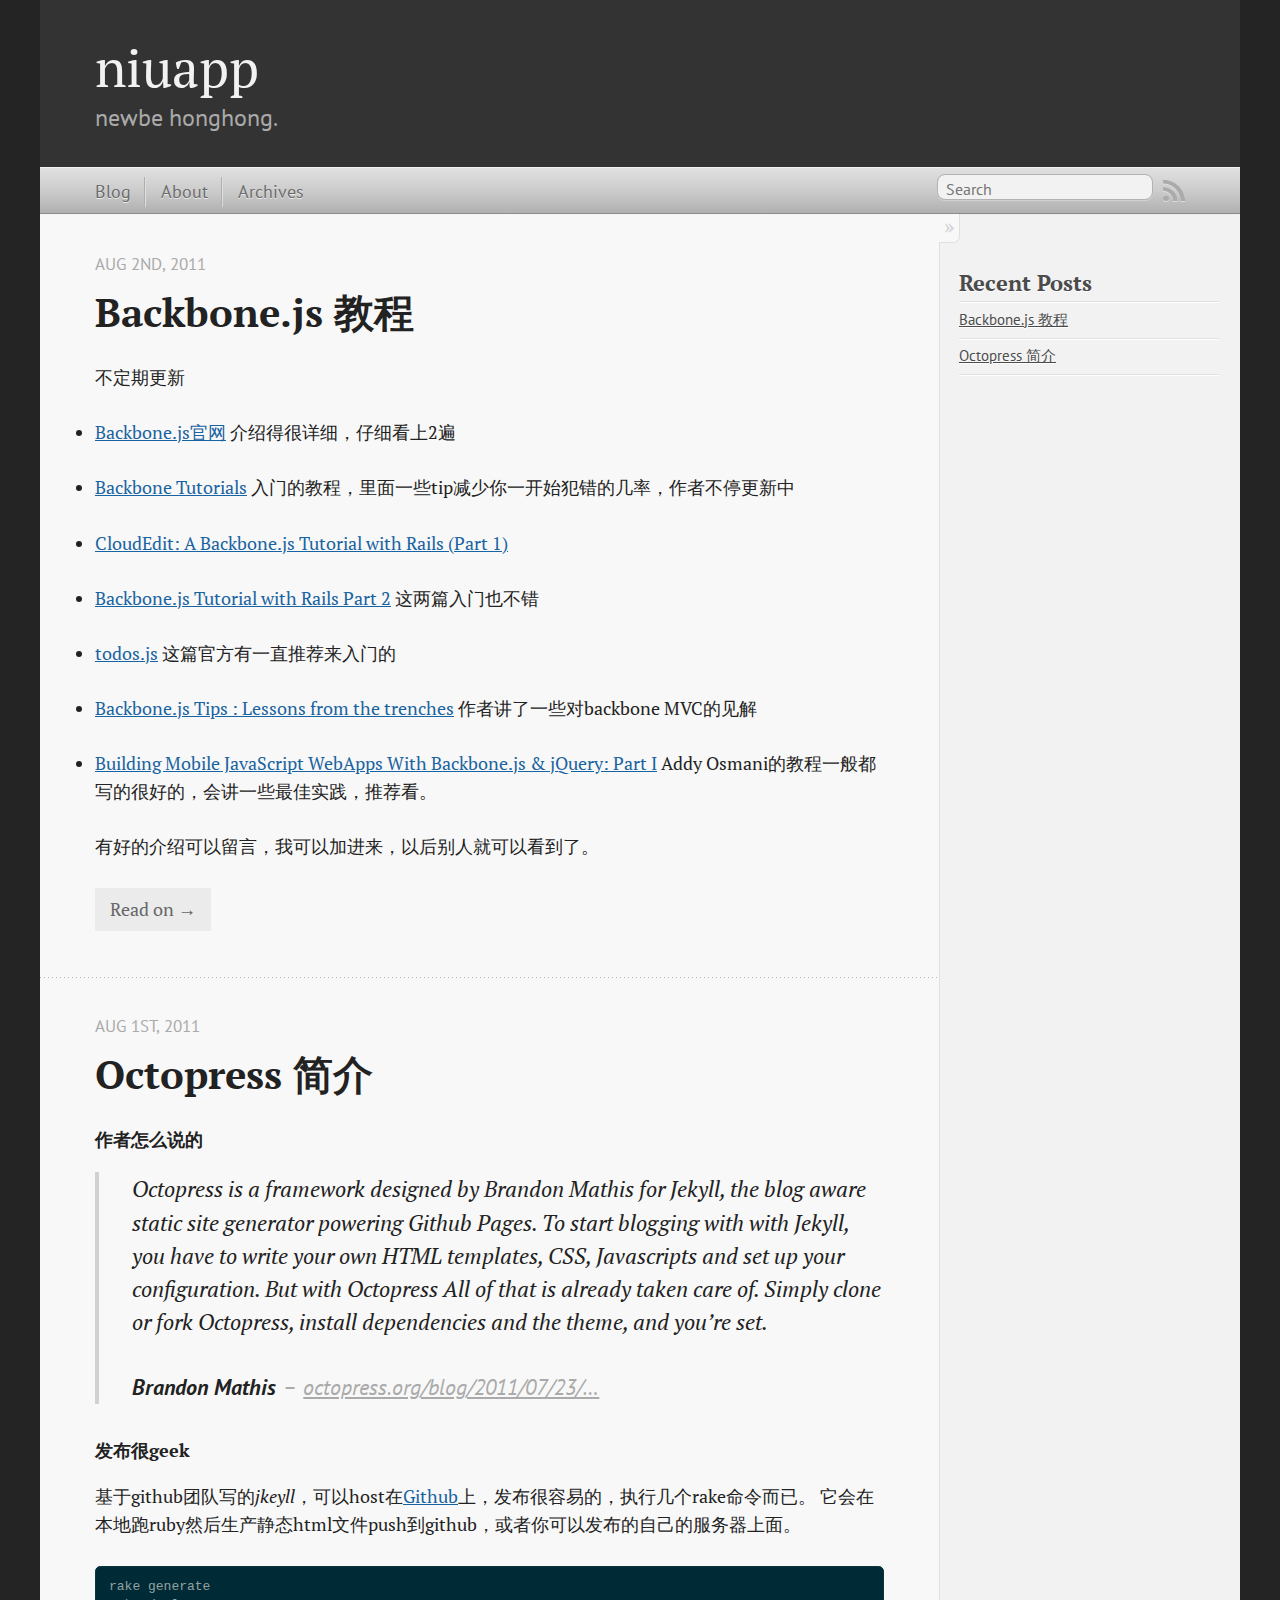
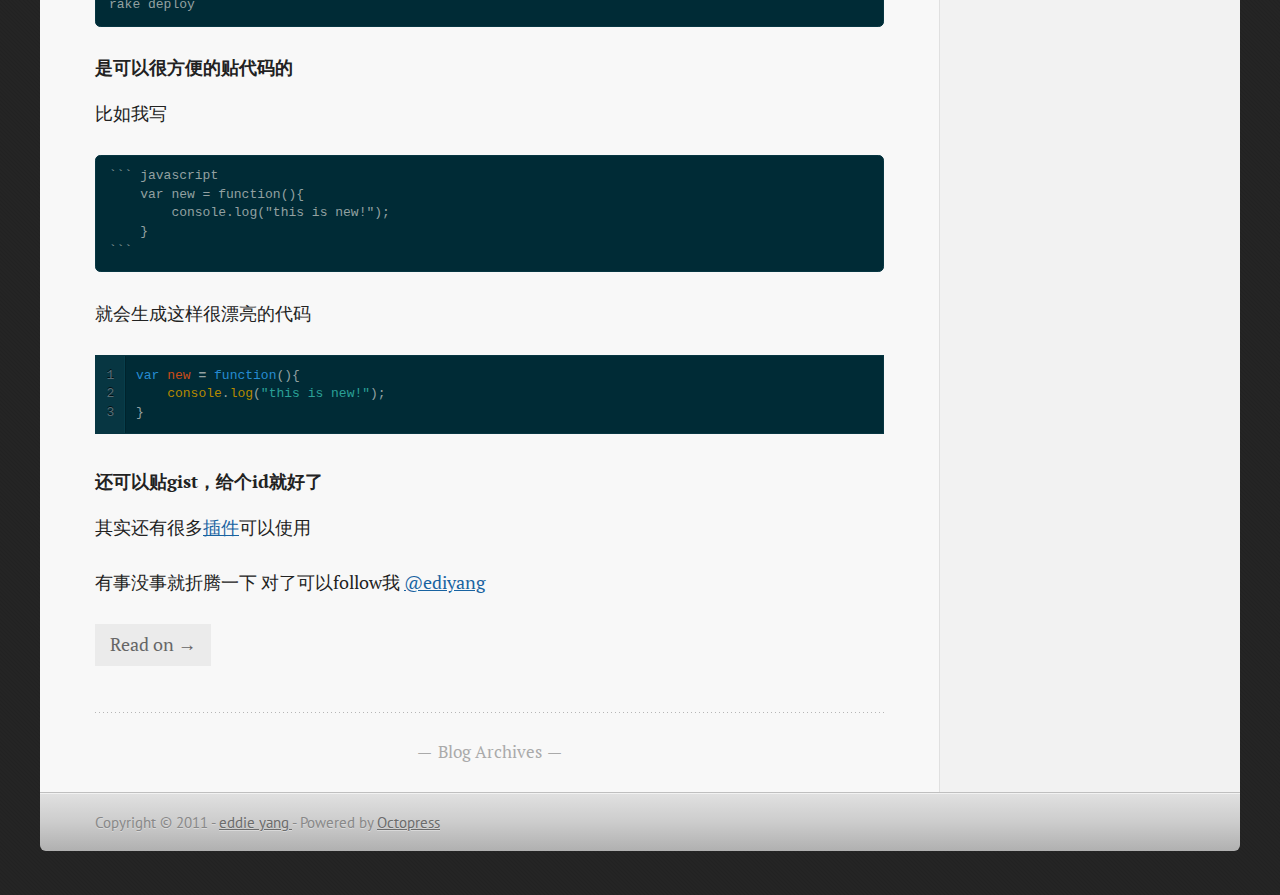
<file: index.html>
<!DOCTYPE html>
<!--[if IEMobile 7 ]><html class="no-js iem7"><![endif]-->
<!--[if lt IE 9]><html class="no-js lte-ie8"><![endif]-->
<!--[if (gt IE 8)|(gt IEMobile 7)|!(IEMobile)|!(IE)]><!--><html class="no-js" lang="en"><!--<![endif]-->
<head>
  <meta charset="utf-8">
  <title>niuapp</title>
  <meta name="author" content="eddie yang">
  

  <!-- http://t.co/dKP3o1e -->
  <meta name="HandheldFriendly" content="True">
  <meta name="MobileOptimized" content="320">
  <meta name="viewport" content="width=device-width, initial-scale=1">

  

  <link rel="prerender" href="http://niuapp.com/about/">

  <link rel="canonical" href="http://niuapp.com/index.html"/>
  <link href="/favicon.png" rel="shortcut icon" />
  <link href="/stylesheets/screen.css" media="screen, projection" rel="stylesheet" type="text/css">
  <script src="/javascripts/LAB.min.js"></script>
  <script>
   $LAB
   .script("/javascripts/modernizr-2.0.js")
   .script("/javascripts/jeesh.min.js")
   .script("/javascripts/octopress.js");
    </script>
  
  <link href="/atom.xml" rel="alternate" title="niuapp" type="application/atom+xml"/>
  <!--Fonts from Google's Web font directory at http://google.com/webfonts -->
<link href='http://fonts.googleapis.com/css?family=PT+Serif:regular,italic,bold,bolditalic' rel='stylesheet' type='text/css'>
<link href='http://fonts.googleapis.com/css?family=PT+Sans:regular,italic,bold,bolditalic' rel='stylesheet' type='text/css'>

</head>

<body  >
  <header><hgroup>
  <h1><a href="/">niuapp</a></h1>
  
    <h2>newbe honghong.</h2>
  
</hgroup>
</header>
  <nav role=navigation><ul role=subscription data-subscription="rss">
  <li><a href="/atom.xml" rel="subscribe-rss" title="subscribe via RSS">RSS</a></li>
  
</ul>
<form action="http://google.com/search" method="get">
  <fieldset role="site-search">
    <input type="hidden" name="q" value="site:niuapp.com" />
    <input class="search" type="text" name="q" results="0" placeholder="Search"/>
  </fieldset>
</form>
<ul role=main-navigation>
  <li><a href="/">Blog</a></li>
  <li><a href="/about/">About</a></li>
  <li><a href="/blog/archives">Archives</a></li>
</ul>

</nav>
  <div id="main">
    <div id="content">
      <div class="blog-index">



  <article>
    
  <header>
    
      <h1 class="entry-title"><a href="/blog/2011/08/02/backbone-tuts/">Backbone.js 教程</a></h1>
    
    
      <p class="meta">




<time datetime="Tue Aug 02 21:28:00 +0800 2011" pubdate  updated >Aug 2<span>nd</span>, 2011</time>


</p>
    
  </header>


  <div class="entry-content"><p>不定期更新</p>

<ul>
<li><p><a href="http://documentcloud.github.com/backbone/">Backbone.js官网</a>
介绍得很详细，仔细看上2遍</p></li>
<li><p><a href="http://backbonetutorials.com/">Backbone Tutorials</a>
入门的教程，里面一些tip减少你一开始犯错的几率，作者不停更新中</p></li>
<li><p><a href="http://www.jamesyu.org/2011/01/27/cloudedit-a-backbone-js-tutorial-by-example/">CloudEdit: A Backbone.js Tutorial with Rails (Part 1)</a></p></li>
<li><p><a href="http://www.jamesyu.org/2011/02/09/backbone.js-tutorial-with-rails-part-2/">Backbone.js Tutorial with Rails Part 2</a>
这两篇入门也不错</p></li>
<li><p><a href="http://documentcloud.github.com/backbone/docs/todos.html">todos.js</a>
这篇官方有一直推荐来入门的</p></li>
<li><p><a href="http://scraps.hecticjeff.net/backbonejs-tips-lessons-from-the-trenches">Backbone.js Tips : Lessons from the trenches</a>
作者讲了一些对backbone MVC的见解</p></li>
<li><p><a href="http://msdn.microsoft.com/zh-cn/scriptjunkie/hh377172.aspx">Building Mobile JavaScript WebApps With Backbone.js &amp; jQuery: Part I</a>
Addy Osmani的教程一般都写的很好的，会讲一些最佳实践，推荐看。</p></li>
</ul>


<p>有好的介绍可以留言，我可以加进来，以后别人就可以看到了。</p>
</div>
  <footer>
    <a rel="full-article" href="/blog/2011/08/02/backbone-tuts/">Read on &rarr;</a>
  </footer>


  </article>


  <article>
    
  <header>
    
      <h1 class="entry-title"><a href="/blog/2011/08/01/octopress-intro/">Octopress 简介</a></h1>
    
    
      <p class="meta">




<time datetime="Mon Aug 01 12:35:00 +0800 2011" pubdate  updated >Aug 1<span>st</span>, 2011</time>


</p>
    
  </header>


  <div class="entry-content"><h4>作者怎么说的</h4>

<blockquote><p>Octopress is a framework designed by Brandon Mathis for Jekyll, the blog aware static site generator powering Github Pages. To start blogging with with Jekyll, you have to write your own HTML templates, CSS, Javascripts and set up your configuration. But with Octopress All of that is already taken care of. Simply clone or fork Octopress, install dependencies and the theme, and you’re set.</p><footer><strong>Brandon Mathis</strong><cite><a href='http://octopress.org/blog/2011/07/23/octopress-20-surfaces/'>octopress.org/blog/2011/07/23/&hellip;</a></cite></footer></blockquote>


<h4>发布很geek</h4>

<p>基于github团队写的<em>jkeyll</em>，可以host在<a href="https://github.com/">Github</a>上，发布很容易的，执行几个rake命令而已。
它会在本地跑ruby然后生产静态html文件push到github，或者你可以发布的自己的服务器上面。</p>

<div><figure role=code><pre><code>rake generate 
rake deploy</code></pre></figure></div>


<h4>是可以很方便的贴代码的</h4>

<p>比如我写</p>

<div><figure role=code><pre><code>``` javascript
    var new = function(){
        console.log("this is new!");
    }
```</code></pre></figure></div>


<p>就会生成这样很漂亮的代码</p>

<div class="highlight"><table cellpadding="0" cellspacing="0"><tr><td class="gutter"><pre class="line-numbers"><span class='line'>1</span>
<span class='line'>2</span>
<span class='line'>3</span>
</pre></td><td class='code' width='100%'><pre><code class='javascript'><div class='line'><span class="kd">var</span> <span class="k">new</span> <span class="o">=</span> <span class="kd">function</span><span class="p">(){</span>
</div><div class='line'>    <span class="nx">console</span><span class="p">.</span><span class="nx">log</span><span class="p">(</span><span class="s2">&quot;this is new!&quot;</span><span class="p">);</span>
</div><div class='line'><span class="p">}</span>
</div></code></pre></td></tr></table></div>

<h4>还可以贴gist，给个id就好了</h4>

<div><script src='https://gist.github.com/798569.js?file='></script>
<noscript><pre><code>/*
 * Author: http://stuffandnonsense.co.uk/blog/about/hardboiled_css3_media_queries/
 */

/* Smartphones (portrait and landscape) ----------- */
@media only screen 
and (min-device-width : 320px) 
and (max-device-width : 480px) {
/* Styles */
}

/* Smartphones (landscape) ----------- */
@media only screen 
and (min-width : 321px) {
/* Styles */
}

/* Smartphones (portrait) ----------- */
@media only screen 
and (max-width : 320px) {
/* Styles */
}

/* iPads (portrait and landscape) ----------- */
@media only screen 
and (min-device-width : 768px) 
and (max-device-width : 1024px) {
/* Styles */
}

/* iPads (landscape) ----------- */
@media only screen 
and (min-device-width : 768px) 
and (max-device-width : 1024px) 
and (orientation : landscape) {
/* Styles */
}

/* iPads (portrait) ----------- */
@media only screen 
and (min-device-width : 768px) 
and (max-device-width : 1024px) 
and (orientation : portrait) {
/* Styles */
}

/* Desktops and laptops ----------- */
@media only screen 
and (min-width : 1224px) {
/* Styles */
}

/* Large screens ----------- */
@media only screen 
and (min-width : 1824px) {
/* Styles */
}

/* iPhone 4 ----------- */
@media
only screen and (-webkit-min-device-pixel-ratio : 1.5),
only screen and (min-device-pixel-ratio : 1.5) {
/* Styles */
}</code></pre></noscript></div>


<p>其实还有很多<a href="http://octopress.org/docs/blogging/plugins/">插件</a>可以使用</p>

<p>有事没事就折腾一下 对了可以follow我 <a href="https://twitter.com/#!/ediyang">@ediyang</a></p>
</div>
  <footer>
    <a rel="full-article" href="/blog/2011/08/01/octopress-intro/">Read on &rarr;</a>
  </footer>


  </article>

<nav role="pagination">
  <div>
    
    <a href="/blog/archives">Blog Archives</a>
    
  </div>
</nav>

<script type="text/javascript">
    var disqus_shortname = 'ediyanglog';
    (function () {
      var s = document.createElement('script'); s.async = true;
      s.type = 'text/javascript';
      s.src = 'http://' + disqus_shortname + '.disqus.com/count.js';
      (document.getElementsByTagName('HEAD')[0] || document.getElementsByTagName('BODY')[0]).appendChild(s);
    }());
</script>

</div>
<aside role=sidebar>
  
    <section>
  <h1>Recent Posts</h1>
  <ul id="recent_posts">
    
      <li class="post">
        <a href="/blog/2011/08/02/backbone-tuts/">Backbone.js 教程</a>
      </li>
    
      <li class="post">
        <a href="/blog/2011/08/01/octopress-intro/">Octopress 简介</a>
      </li>
    
  </ul>
</section>




  
</aside>

    </div>
  </div>
  <footer><p>
Copyright &copy; 2011 - <a href="https://twitter.com/ediyang"> eddie yang </a> -
  <span class="credit">Powered by <a href="http://octopress.org">Octopress</a></span>
</p>

</footer>
  
  <script type="text/javascript">
    (function() {
      var script = document.createElement('script'); script.type = 'text/javascript'; script.async = true;
      script.src = 'https://apis.google.com/js/plusone.js';
      var s = document.getElementsByTagName('script')[0]; s.parentNode.insertBefore(script, s);
    })();
  </script>


  
  <script type="text/javascript">
    var _gaq = _gaq || [];
    _gaq.push(['_setAccount', 'UA-24846396-1']);
    _gaq.push(['_trackPageview']);

    (function() {
      var ga = document.createElement('script'); ga.type = 'text/javascript'; ga.async = true;
      ga.src = ('https:' == document.location.protocol ? 'https://ssl' : 'http://www') + '.google-analytics.com/ga.js';
      var s = document.getElementsByTagName('script')[0]; s.parentNode.insertBefore(ga, s);
    })();
  </script>


</body>
</html>
</file>
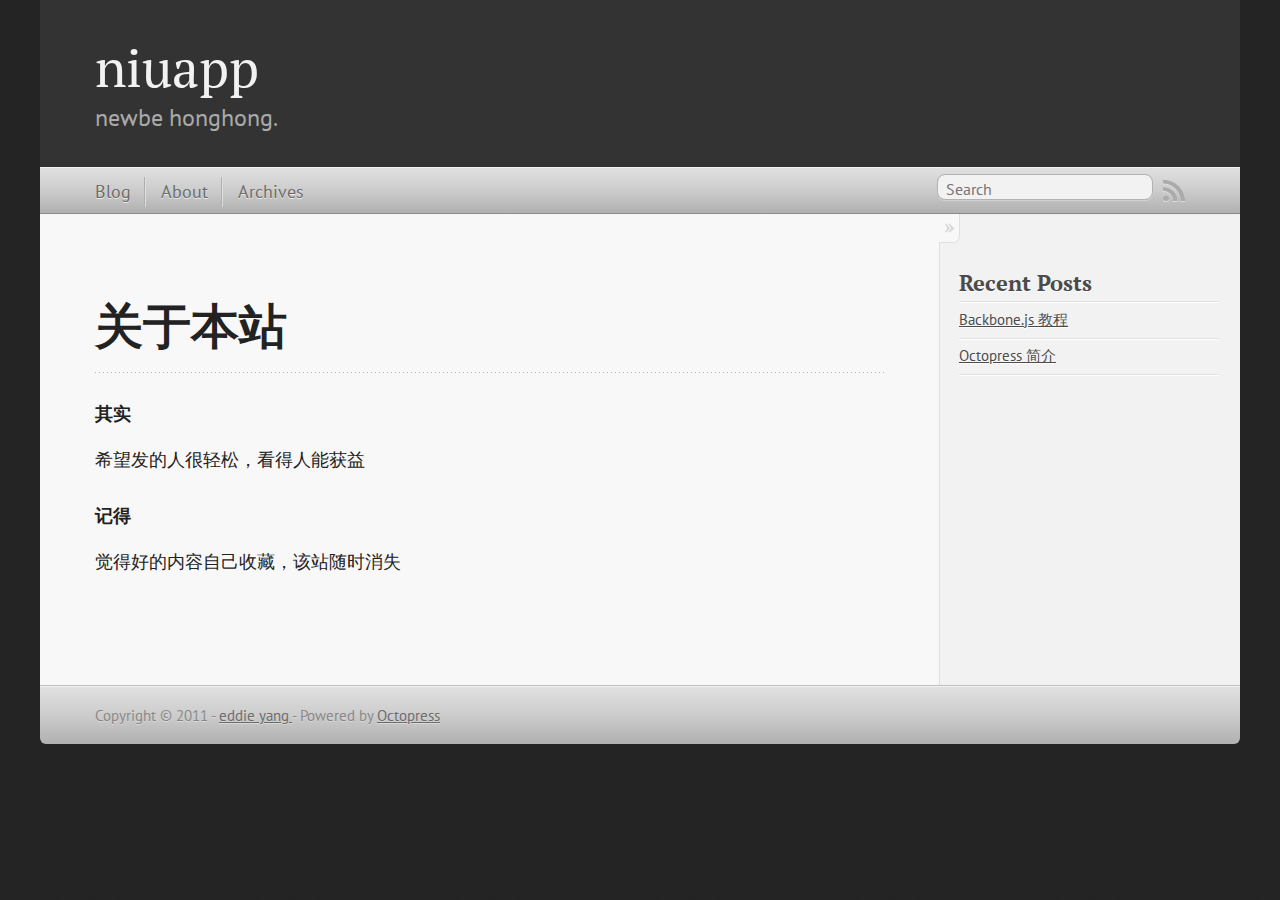
<file: about/index.html>
<!DOCTYPE html>
<!--[if IEMobile 7 ]><html class="no-js iem7"><![endif]-->
<!--[if lt IE 9]><html class="no-js lte-ie8"><![endif]-->
<!--[if (gt IE 8)|(gt IEMobile 7)|!(IEMobile)|!(IE)]><!--><html class="no-js" lang="en"><!--<![endif]-->
<head>
  <meta charset="utf-8">
  <title>niuapp: 关于本站</title>
  <meta name="author" content="eddie yang">
  

  <!-- http://t.co/dKP3o1e -->
  <meta name="HandheldFriendly" content="True">
  <meta name="MobileOptimized" content="320">
  <meta name="viewport" content="width=device-width, initial-scale=1">

  

  <link rel="prerender" href="http://niuapp.com/about/">

  <link rel="canonical" href="http://niuapp.com/about/index.html"/>
  <link href="/favicon.png" rel="shortcut icon" />
  <link href="/stylesheets/screen.css" media="screen, projection" rel="stylesheet" type="text/css">
  <script src="/javascripts/LAB.min.js"></script>
  <script>
   $LAB
   .script("/javascripts/modernizr-2.0.js")
   .script("/javascripts/jeesh.min.js")
   .script("/javascripts/octopress.js");
    </script>
  
  <link href="/atom.xml" rel="alternate" title="niuapp" type="application/atom+xml"/>
  <!--Fonts from Google's Web font directory at http://google.com/webfonts -->
<link href='http://fonts.googleapis.com/css?family=PT+Serif:regular,italic,bold,bolditalic' rel='stylesheet' type='text/css'>
<link href='http://fonts.googleapis.com/css?family=PT+Sans:regular,italic,bold,bolditalic' rel='stylesheet' type='text/css'>

</head>

<body  >
  <header><hgroup>
  <h1><a href="/">niuapp</a></h1>
  
    <h2>newbe honghong.</h2>
  
</hgroup>
</header>
  <nav role=navigation><ul role=subscription data-subscription="rss">
  <li><a href="/atom.xml" rel="subscribe-rss" title="subscribe via RSS">RSS</a></li>
  
</ul>
<form action="http://google.com/search" method="get">
  <fieldset role="site-search">
    <input type="hidden" name="q" value="site:niuapp.com" />
    <input class="search" type="text" name="q" results="0" placeholder="Search"/>
  </fieldset>
</form>
<ul role=main-navigation>
  <li><a href="/">Blog</a></li>
  <li><a href="/about/">About</a></li>
  <li><a href="/blog/archives">Archives</a></li>
</ul>

</nav>
  <div id="main">
    <div id="content">
      <div>
<article>
  <header>
    <h1 class="entry-title">关于本站</h1>
    
  </header>
  <h4>其实</h4>

<p>希望发的人很轻松，看得人能获益</p>

<h4>记得</h4>

<p>觉得好的内容自己收藏，该站随时消失</p>

  
    <footer>
      
      
    </footer>
  
</article>

</div>

<aside role=sidebar>
  
    <section>
  <h1>Recent Posts</h1>
  <ul id="recent_posts">
    
      <li class="post">
        <a href="/blog/2011/08/02/backbone-tuts/">Backbone.js 教程</a>
      </li>
    
      <li class="post">
        <a href="/blog/2011/08/01/octopress-intro/">Octopress 简介</a>
      </li>
    
  </ul>
</section>




  
</aside>


    </div>
  </div>
  <footer><p>
Copyright &copy; 2011 - <a href="https://twitter.com/ediyang"> eddie yang </a> -
  <span class="credit">Powered by <a href="http://octopress.org">Octopress</a></span>
</p>

</footer>
  
  <script type="text/javascript">
    (function() {
      var script = document.createElement('script'); script.type = 'text/javascript'; script.async = true;
      script.src = 'https://apis.google.com/js/plusone.js';
      var s = document.getElementsByTagName('script')[0]; s.parentNode.insertBefore(script, s);
    })();
  </script>


  
  <script type="text/javascript">
    var _gaq = _gaq || [];
    _gaq.push(['_setAccount', 'UA-24846396-1']);
    _gaq.push(['_trackPageview']);

    (function() {
      var ga = document.createElement('script'); ga.type = 'text/javascript'; ga.async = true;
      ga.src = ('https:' == document.location.protocol ? 'https://ssl' : 'http://www') + '.google-analytics.com/ga.js';
      var s = document.getElementsByTagName('script')[0]; s.parentNode.insertBefore(ga, s);
    })();
  </script>


</body>
</html>
</file>
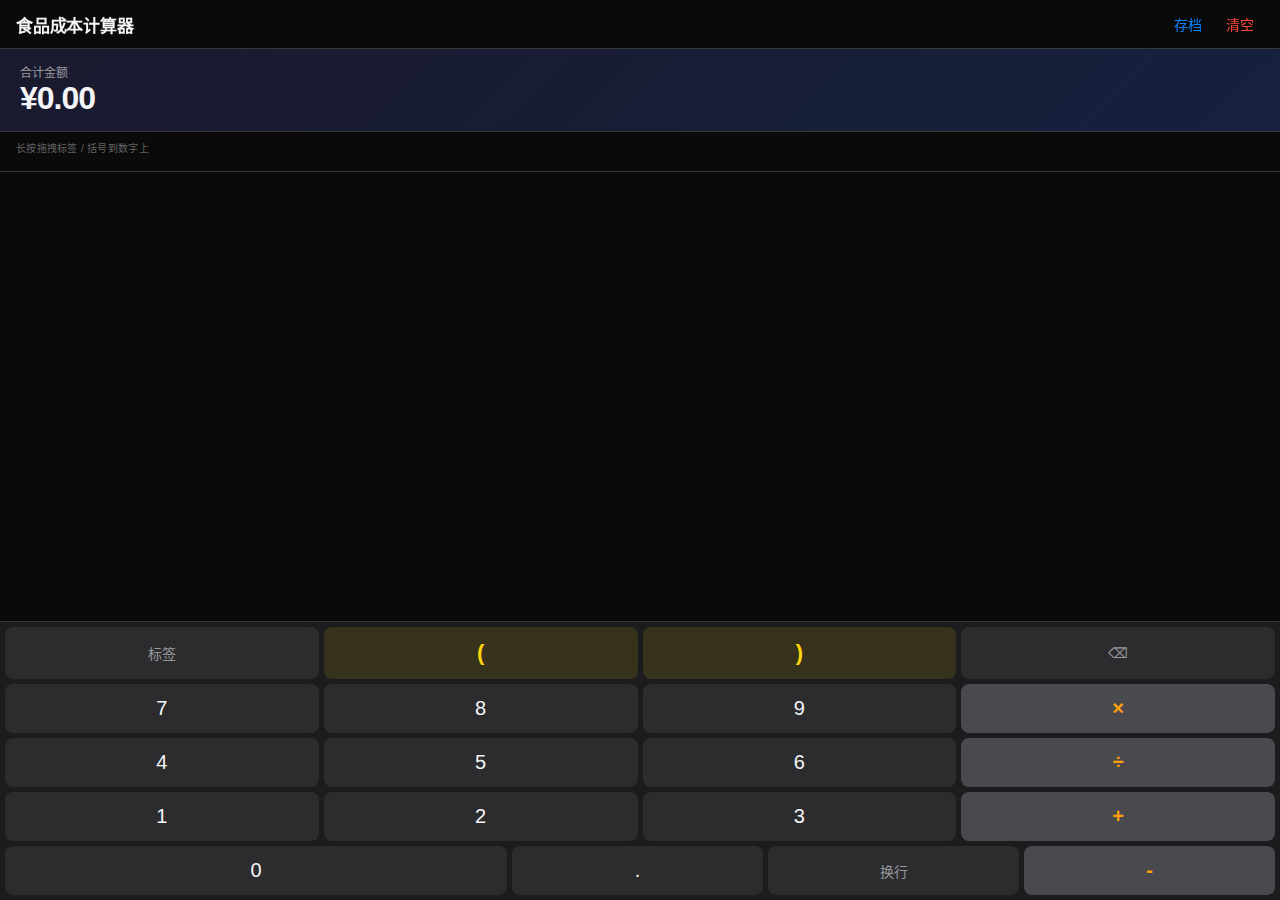
<file: calc/index.html>
<!DOCTYPE html>
<html lang="zh-CN">
<head>
<meta charset="UTF-8">
<meta name="viewport" content="width=device-width, initial-scale=1.0, maximum-scale=1.0, user-scalable=no">
<meta name="apple-mobile-web-app-capable" content="yes">
<meta name="apple-mobile-web-app-status-bar-style" content="black-translucent">
<title>食品成本计算器</title>
<style>
*{margin:0;padding:0;box-sizing:border-box;-webkit-tap-highlight-color:transparent;-webkit-touch-callout:none}
:root{
  --bg:#0a0a0a;--card:#1c1c1e;--card2:#2c2c2e;
  --primary:#0a84ff;--green:#30d158;--orange:#ff9f0a;--red:#ff453a;--yellow:#ffd60a;
  --text:#f5f5f7;--text2:#98989f;--text3:#636366;
  --border:#38383a;
}
html,body{
  font-family:-apple-system,BlinkMacSystemFont,"SF Pro Display","SF Pro Text",sans-serif;
  background:var(--bg);color:var(--text);
  height:100%;overflow:hidden;
  position:fixed;width:100%;
}
#app{display:flex;flex-direction:column;height:100%;}

/* Header */
.header{
  padding:8px 16px;padding-top:max(8px,env(safe-area-inset-top));
  display:flex;align-items:center;justify-content:space-between;
  background:rgba(10,10,10,0.85);backdrop-filter:blur(20px);-webkit-backdrop-filter:blur(20px);
  border-bottom:0.5px solid var(--border);flex-shrink:0;z-index:10;
}
.header h1{font-size:17px;font-weight:600;letter-spacing:-0.2px;}
.hdr-btns{display:flex;gap:4px;}
.hdr-btn{
  background:none;border:none;color:var(--primary);font-size:14px;
  padding:6px 10px;cursor:pointer;font-weight:500;border-radius:8px;
}
.hdr-btn:active{background:rgba(10,132,255,0.15);}
.hdr-btn.danger{color:var(--red);}

/* Total */
.total-section{
  padding:14px 20px;flex-shrink:0;
  background:linear-gradient(135deg,#1a1a2e 0%,#16213e 100%);
  border-bottom:0.5px solid var(--border);
  display:flex;justify-content:space-between;align-items:center;
}
.total-left .total-label{font-size:12px;color:var(--text2);font-weight:500;}
.total-left .total-amount{font-size:32px;font-weight:700;letter-spacing:-1px;font-variant-numeric:tabular-nums;}
.total-right{text-align:right;}
.total-right .total-rows{font-size:12px;color:var(--text3);}

/* Labels tray */
.labels-tray{
  padding:8px 16px;flex-shrink:0;
  border-bottom:0.5px solid var(--border);
  background:var(--bg);
}
.labels-tray-hint{font-size:10px;color:var(--text3);font-weight:500;letter-spacing:0.3px;margin-bottom:6px;}
.labels-scroll{display:flex;gap:6px;overflow-x:auto;-webkit-overflow-scrolling:touch;padding-bottom:2px;}
.labels-scroll::-webkit-scrollbar{display:none;}
.tag{
  flex-shrink:0;padding:5px 12px;border-radius:16px;font-size:12px;font-weight:600;
  cursor:grab;-webkit-user-select:none;user-select:none;
  border:1.5px solid var(--border);color:var(--text);background:var(--card);
  transition:transform 0.15s,box-shadow 0.15s;position:relative;
}
.tag:active{transform:scale(1.05);}
.tag.dragging{opacity:0.4;transform:scale(0.95);}
.tag.c0{border-color:#ff6b6b;color:#ff6b6b;background:rgba(255,107,107,0.1);}
.tag.c1{border-color:#ffa94d;color:#ffa94d;background:rgba(255,169,77,0.1);}
.tag.c2{border-color:#ffd43b;color:#ffd43b;background:rgba(255,212,59,0.1);}
.tag.c3{border-color:#69db7c;color:#69db7c;background:rgba(105,219,124,0.1);}
.tag.c4{border-color:#74c0fc;color:#74c0fc;background:rgba(116,192,252,0.1);}
.tag.c5{border-color:#b197fc;color:#b197fc;background:rgba(177,151,252,0.1);}
.tag.c6{border-color:#e599f7;color:#e599f7;background:rgba(229,153,247,0.1);}
.tag.c7{border-color:#fcc2d7;color:#fcc2d7;background:rgba(252,194,215,0.1);}
/* Bracket tags */
.tag.bracket{
  border-color:var(--yellow);color:var(--yellow);background:rgba(255,214,10,0.08);
  font-weight:700;font-size:14px;letter-spacing:1px;padding:5px 14px;
}
.tag-add{border-style:dashed;color:var(--text3);border-color:var(--text3);font-weight:500;}

/* Rows area */
.rows-area{flex:1;overflow-y:auto;-webkit-overflow-scrolling:touch;padding:8px 12px;}
.row{
  background:var(--card);border-radius:14px;margin-bottom:8px;
  padding:10px 12px 8px;position:relative;
  border:2px solid transparent;transition:border-color 0.2s;
}
.row.active{border-color:rgba(10,132,255,0.3);}

/* Preview: big tokens with labels */
.row-preview{
  display:flex;align-items:flex-end;gap:2px;flex-wrap:wrap;
  min-height:48px;margin-bottom:6px;
}
.token{display:inline-flex;flex-direction:column;align-items:center;position:relative;margin:1px;}
.token-num{
  background:var(--card2);border-radius:8px;padding:5px 8px;
  font-size:18px;font-weight:600;font-variant-numeric:tabular-nums;
  min-width:32px;text-align:center;
  border:2px solid transparent;transition:all 0.2s;position:relative;
}
.token-num.active-token{border-color:var(--primary);background:rgba(10,132,255,0.1);}
.token-num.drop-hover{
  border-color:var(--green);background:rgba(48,209,88,0.15);
  transform:scale(1.08);box-shadow:0 0 16px rgba(48,209,88,0.3);
}
.token-label{
  font-size:9px;font-weight:600;letter-spacing:0.2px;
  margin-top:2px;max-width:72px;overflow:hidden;text-overflow:ellipsis;white-space:nowrap;
  padding:1px 5px;border-radius:3px;
}
.token-label.empty{color:var(--text3);font-weight:400;font-size:9px;}
.token-op{
  font-size:17px;font-weight:700;color:var(--orange);
  padding:5px 3px;min-width:18px;text-align:center;
  align-self:center;
}
.token-paren{
  font-size:22px;font-weight:700;color:var(--yellow);
  padding:2px 1px;align-self:center;
  text-shadow:0 0 8px rgba(255,214,10,0.3);
}
/* Bracket drop zones */
.bracket-drop{
  width:16px;min-height:40px;align-self:stretch;
  border:2px dashed transparent;border-radius:6px;
  transition:all 0.25s;display:flex;align-items:center;justify-content:center;
}
.bracket-drop.drop-hover{
  border-color:var(--yellow);background:rgba(255,214,10,0.08);
  box-shadow:0 0 12px rgba(255,214,10,0.2);
}
.bracket-drop.drop-hover::after{
  content:'';width:2px;height:24px;background:var(--yellow);border-radius:1px;
  animation:bracket-pulse 0.6s ease-in-out infinite alternate;
}
@keyframes bracket-pulse{from{opacity:0.3;height:16px}to{opacity:1;height:28px}}

/* Raw expression line */
.row-expr{
  display:flex;align-items:center;justify-content:space-between;
  padding-top:6px;border-top:0.5px solid var(--border);
}
.row-expr-text{
  font-size:12px;color:var(--text3);font-family:"SF Mono",Menlo,monospace;
  flex:1;overflow:hidden;text-overflow:ellipsis;white-space:nowrap;
}
.row-subtotal{
  font-size:14px;font-weight:700;color:var(--green);
  font-variant-numeric:tabular-nums;white-space:nowrap;margin-left:8px;
}
.row-del{
  background:none;border:none;color:var(--text3);font-size:16px;
  padding:2px 4px 2px 8px;cursor:pointer;flex-shrink:0;
}
.row-del:active{color:var(--red);}

.add-row{
  border:2px dashed var(--border);border-radius:14px;
  background:none;color:var(--text3);font-size:13px;
  padding:12px;width:100%;cursor:pointer;margin-bottom:8px;
}
.add-row:active{background:var(--card);}

/* Numpad */
.numpad{
  flex-shrink:0;background:#1c1c1e;
  padding:5px;padding-bottom:max(5px,env(safe-area-inset-bottom));
  border-top:0.5px solid var(--border);
}
.np-row{display:flex;gap:5px;margin-bottom:5px;}
.np-row:last-child{margin-bottom:0;}
.nk{
  flex:1;border:none;border-radius:8px;
  padding:13px 0;font-size:20px;font-weight:400;
  cursor:pointer;text-align:center;
  -webkit-user-select:none;user-select:none;
  color:var(--text);background:var(--card2);
  transition:background 0.1s;
}
.nk:active{background:#4a4a4e;}
.nk.op{background:#4a4a4e;color:var(--orange);font-weight:700;}
.nk.op:active{background:#5a5a5e;}
.nk.paren{background:rgba(255,214,10,0.12);color:var(--yellow);font-weight:700;font-size:22px;}
.nk.paren:active{background:rgba(255,214,10,0.25);}
.nk.fn{background:var(--card2);color:var(--text2);font-size:14px;font-weight:500;}
.nk.fn:active{background:#4a4a4e;}
.nk.enter{background:var(--primary);color:#fff;font-weight:600;font-size:15px;}
.nk.enter:active{background:#0070e0;}
.nk.wide2{flex:2;}

/* Drag ghost */
.drag-ghost{
  position:fixed;pointer-events:none;z-index:9999;
  padding:6px 14px;border-radius:20px;font-size:13px;font-weight:700;
  box-shadow:0 12px 40px rgba(0,0,0,0.6);
  transform:translate(-50%,-50%) scale(1.2);
  opacity:0.95;transition:transform 0.1s;
}
.drag-ghost.bracket-ghost{
  font-size:24px;padding:8px 16px;
  border:2px solid var(--yellow);color:var(--yellow);
  background:rgba(255,214,10,0.15);
  box-shadow:0 0 30px rgba(255,214,10,0.4),0 12px 40px rgba(0,0,0,0.5);
  animation:ghost-glow 0.8s ease-in-out infinite alternate;
}
@keyframes ghost-glow{
  from{box-shadow:0 0 20px rgba(255,214,10,0.3),0 12px 40px rgba(0,0,0,0.5)}
  to{box-shadow:0 0 40px rgba(255,214,10,0.6),0 12px 40px rgba(0,0,0,0.5)}
}

/* Particle burst on bracket drop */
.particle-container{position:fixed;pointer-events:none;z-index:9998;}
.particle{
  position:absolute;width:6px;height:6px;border-radius:50%;
  background:var(--yellow);
  animation:particle-fly 0.6s ease-out forwards;
}
@keyframes particle-fly{
  0%{opacity:1;transform:translate(0,0) scale(1)}
  100%{opacity:0;transform:translate(var(--dx),var(--dy)) scale(0)}
}

/* Picker */
.picker-overlay{
  display:none;position:fixed;inset:0;z-index:200;
  background:rgba(0,0,0,0.5);
}
.picker-overlay.show{display:flex;align-items:flex-end;justify-content:center;}
.picker{
  background:var(--card);border-radius:16px 16px 0 0;
  width:100%;max-width:500px;
  padding:16px;padding-bottom:max(16px,env(safe-area-inset-bottom));
}
.picker h3{font-size:15px;font-weight:600;text-align:center;margin-bottom:12px;color:var(--text);}
.picker-tags{display:flex;flex-wrap:wrap;gap:8px;margin-bottom:12px;}
.picker-tag{
  padding:8px 16px;border-radius:20px;font-size:14px;font-weight:500;
  cursor:pointer;border:1.5px solid var(--border);color:var(--text);background:var(--card2);
}
.picker-tag:active{opacity:0.7;}
.picker-input-row{display:flex;gap:8px;margin-bottom:8px;}
.picker-input{
  flex:1;background:var(--card2);border:1px solid var(--border);border-radius:10px;
  padding:10px 14px;font-size:15px;color:var(--text);outline:none;
}
.picker-input:focus{border-color:var(--primary);}
.picker-ok{
  background:var(--primary);color:#fff;border:none;border-radius:10px;
  padding:10px 18px;font-size:15px;font-weight:500;cursor:pointer;
}
.picker-clear{
  background:none;border:1.5px solid var(--border);color:var(--text2);
  border-radius:10px;padding:10px 18px;font-size:15px;cursor:pointer;font-weight:500;flex:1;
}
.picker-bottom{display:flex;gap:8px;}

/* Save modal */
.modal-overlay{
  display:none;position:fixed;inset:0;z-index:200;background:rgba(0,0,0,0.5);
}
.modal-overlay.show{display:flex;align-items:center;justify-content:center;}
.modal{background:var(--card);border-radius:16px;width:90%;max-width:400px;padding:20px;}
.modal h3{font-size:17px;font-weight:600;margin-bottom:16px;text-align:center;}
.modal-list{max-height:250px;overflow-y:auto;margin-bottom:12px;}
.modal-item{
  display:flex;align-items:center;justify-content:space-between;
  padding:12px 4px;border-bottom:0.5px solid var(--border);cursor:pointer;
}
.modal-item:active{opacity:0.6;}
.modal-item .mi-name{font-size:15px;font-weight:500;}
.modal-item .mi-meta{font-size:12px;color:var(--text2);}
.modal-item .mi-del{background:none;border:none;color:var(--text3);font-size:16px;cursor:pointer;padding:4px 8px;}
.modal-input{
  width:100%;background:var(--card2);border:1px solid var(--border);border-radius:10px;
  padding:10px 14px;font-size:15px;color:var(--text);outline:none;margin-bottom:12px;
}
.modal-input:focus{border-color:var(--primary);}
.modal-btns{display:flex;gap:8px;}
.modal-btns button{flex:1;border:none;border-radius:10px;padding:12px;font-size:15px;cursor:pointer;font-weight:500;}
.mbtn-cancel{background:var(--card2);color:var(--text);}
.mbtn-ok{background:var(--primary);color:#fff;}
</style>
</head>
<body>
<div id="app">
  <div class="header">
    <h1>食品成本计算器</h1>
    <div class="hdr-btns">
      <button class="hdr-btn" id="btnSave">存档</button>
      <button class="hdr-btn danger" id="btnClear">清空</button>
    </div>
  </div>

  <div class="total-section">
    <div class="total-left">
      <div class="total-label">合计金额</div>
      <div class="total-amount" id="totalAmount">¥0.00</div>
    </div>
    <div class="total-right">
      <div class="total-rows" id="totalRows"></div>
    </div>
  </div>

  <div class="labels-tray">
    <div class="labels-tray-hint">长按拖拽标签 / 括号到数字上</div>
    <div class="labels-scroll" id="labelsScroll"></div>
  </div>

  <div class="rows-area" id="rowsArea"></div>

  <div class="numpad">
    <div class="np-row">
      <button class="nk fn" data-v="label">标签</button>
      <button class="nk paren" data-v="(">(</button>
      <button class="nk paren" data-v=")">)</button>
      <button class="nk fn" data-v="del">⌫</button>
    </div>
    <div class="np-row">
      <button class="nk" data-v="7">7</button>
      <button class="nk" data-v="8">8</button>
      <button class="nk" data-v="9">9</button>
      <button class="nk op" data-v="×">×</button>
    </div>
    <div class="np-row">
      <button class="nk" data-v="4">4</button>
      <button class="nk" data-v="5">5</button>
      <button class="nk" data-v="6">6</button>
      <button class="nk op" data-v="÷">÷</button>
    </div>
    <div class="np-row">
      <button class="nk" data-v="1">1</button>
      <button class="nk" data-v="2">2</button>
      <button class="nk" data-v="3">3</button>
      <button class="nk op" data-v="+">+</button>
    </div>
    <div class="np-row">
      <button class="nk wide2" data-v="0">0</button>
      <button class="nk" data-v=".">.</button>
      <button class="nk fn" data-v="newrow">换行</button>
      <button class="nk op" data-v="-">-</button>
    </div>
  </div>
</div>

<div class="picker-overlay" id="pickerOverlay">
  <div class="picker">
    <h3>给数字贴标签</h3>
    <div class="picker-tags" id="pickerTags"></div>
    <div class="picker-input-row">
      <input class="picker-input" id="pickerInput" placeholder="自定义标签">
      <button class="picker-ok" id="pickerOk">确定</button>
    </div>
    <div class="picker-bottom">
      <button class="picker-clear" id="pickerClear">清除标签</button>
    </div>
  </div>
</div>

<div class="modal-overlay" id="modalOverlay">
  <div class="modal">
    <h3>存档 / 读档</h3>
    <div class="modal-list" id="modalList"></div>
    <input class="modal-input" id="modalInput" placeholder="输入方案名称">
    <div class="modal-btns">
      <button class="mbtn-cancel" id="modalCancel">取消</button>
      <button class="mbtn-ok" id="modalSave">保存当前</button>
    </div>
  </div>
</div>

<div class="drag-ghost" id="dragGhost" style="display:none"></div>

<script>
const TAG_COLORS=['c0','c1','c2','c3','c4','c5','c6','c7'];
const DEFAULT_LABELS=['面粉','糖','盐','油','奶粉','鸡蛋','黄油','酵母','添加剂','包装袋','纸箱','标签贴','人工','运费','水电','租金'];
let customLabels=load('fc3_labels',[]);
// tokens: {type:'num'|'op'|'paren', value:string, label?:string}
let rows=load('fc3_rows',[]);
let activeRow=0, activeTokenIdx=-1;
let pickerTarget=null;

function load(k,d){try{const v=localStorage.getItem(k);return v?JSON.parse(v):d}catch{return d}}
function save(k,v){localStorage.setItem(k,JSON.stringify(v))}
function allLabels(){return[...new Set([...DEFAULT_LABELS,...customLabels])]}
function tagColor(l){const a=allLabels(),i=a.indexOf(l);return TAG_COLORS[((i>=0?i:l.length)%TAG_COLORS.length)]}
function labelHex(l){const m={c0:'#ff6b6b',c1:'#ffa94d',c2:'#ffd43b',c3:'#69db7c',c4:'#74c0fc',c5:'#b197fc',c6:'#e599f7',c7:'#fcc2d7'};return m[tagColor(l)]||'#98989f'}
function esc(s){return String(s).replace(/&/g,'&amp;').replace(/</g,'&lt;').replace(/>/g,'&gt;').replace(/"/g,'&quot;')}
function makeRow(){return{tokens:[{type:'num',value:'',label:''}]}}
function persist(){save('fc3_rows',rows)}

if(!rows.length) rows.push(makeRow());

// ====== Render labels tray ======
function renderLabels(){
  const el=document.getElementById('labelsScroll');
  const labels=allLabels();
  el.innerHTML=
    `<div class="tag bracket" data-bracket="(">(</div>`+
    `<div class="tag bracket" data-bracket=")">)</div>`+
    labels.map(l=>`<div class="tag ${tagColor(l)}" data-label="${esc(l)}">${esc(l)}</div>`).join('')+
    `<div class="tag tag-add" id="tagAdd">+ 新标签</div>`;
  el.querySelectorAll('.tag:not(.tag-add)').forEach(bindDrag);
  document.getElementById('tagAdd').onclick=promptNewLabel;
}

function promptNewLabel(){
  const n=prompt('输入新标签名称');
  if(!n||!n.trim())return;
  const t=n.trim();
  if(!customLabels.includes(t)&&!DEFAULT_LABELS.includes(t)){customLabels.push(t);save('fc3_labels',customLabels)}
  renderLabels();
}

// ====== Render rows ======
function renderRows(){
  const area=document.getElementById('rowsArea');
  let totalVal=0, validRows=0;

  area.innerHTML=rows.map((row,ri)=>{
    // Build preview tokens
    let previewHtml='';
    row.tokens.forEach((tok,ti)=>{
      if(tok.type==='paren'){
        previewHtml+=`<div class="token"><div class="token-paren">${esc(tok.value)}</div></div>`;
      } else if(tok.type==='op'){
        previewHtml+=`<div class="token"><div class="token-op">${esc(tok.value)}</div></div>`;
      } else {
        const isActive=(ri===activeRow&&ti===activeTokenIdx);
        const numCls='token-num'+(isActive?' active-token':'');
        const display=tok.value||'<span style="color:var(--text3)">_</span>';
        const lbl=tok.label
          ?`<div class="token-label" style="color:${labelHex(tok.label)}">${esc(tok.label)}</div>`
          :`<div class="token-label empty">标签</div>`;
        previewHtml+=`<div class="token" data-ri="${ri}" data-ti="${ti}"><div class="${numCls}" data-ri="${ri}" data-ti="${ti}">${display}</div>${lbl}</div>`;
      }
    });

    // Build raw expression string
    const rawExpr=row.tokens.map(t=>{
      if(t.type==='paren')return t.value;
      if(t.type==='op')return' '+t.value+' ';
      return t.value||'_';
    }).join('');

    const sub=evalRow(row);
    const subText=sub!==null?'= ¥'+sub.toFixed(2):'';
    if(sub!==null){totalVal+=sub;validRows++}

    return `<div class="row${ri===activeRow?' active':''}" data-ri="${ri}">
      <div class="row-preview">${previewHtml}</div>
      <div class="row-expr">
        <span class="row-expr-text">${esc(rawExpr)}</span>
        <span class="row-subtotal">${subText}</span>
        <button class="row-del" data-ri="${ri}">×</button>
      </div>
    </div>`;
  }).join('')+`<button class="add-row" id="addRowBtn">+ 添加一行</button>`;

  document.getElementById('totalAmount').textContent='¥'+totalVal.toFixed(2);
  document.getElementById('totalRows').textContent=validRows+'项有效';

  // Bind events
  area.querySelectorAll('.token-num').forEach(el=>{
    el.addEventListener('click',e=>{
      activeRow=+el.dataset.ri;activeTokenIdx=+el.dataset.ti;renderRows();
    });
  });
  area.querySelectorAll('.token-label').forEach(el=>{
    el.addEventListener('click',e=>{
      const tk=el.closest('.token');
      if(!tk)return;
      openPicker(+tk.dataset.ri,+tk.dataset.ti);
    });
  });
  area.querySelectorAll('.row-del').forEach(el=>{
    el.addEventListener('click',e=>{
      e.stopPropagation();
      const ri=+el.dataset.ri;
      if(rows.length<=1){rows=[makeRow()];activeRow=0;activeTokenIdx=0;}
      else{rows.splice(ri,1);if(activeRow>=rows.length)activeRow=rows.length-1;activeTokenIdx=lastNumIdx(rows[activeRow]);}
      persist();renderRows();
    });
  });
  area.querySelectorAll('.row').forEach(el=>{
    el.addEventListener('click',e=>{
      if(e.target.closest('.token-num')||e.target.closest('.token-label')||e.target.closest('.row-del'))return;
      const ri=+el.dataset.ri;
      activeRow=ri;activeTokenIdx=lastNumIdx(rows[ri]);renderRows();
    });
  });
  document.getElementById('addRowBtn').addEventListener('click',()=>{
    rows.push(makeRow());activeRow=rows.length-1;activeTokenIdx=0;
    persist();renderRows();
    document.getElementById('rowsArea').scrollTop=99999;
  });
}

function lastNumIdx(row){for(let i=row.tokens.length-1;i>=0;i--)if(row.tokens[i].type==='num')return i;return 0}

// ====== Eval ======
function evalRow(row){
  let expr='';
  for(const t of row.tokens){
    if(t.type==='paren')expr+=t.value;
    else if(t.type==='op'){
      if(t.value==='×')expr+='*';else if(t.value==='÷')expr+='/';else expr+=t.value;
    }else{
      if(!t.value&&t.value!=='0')return null;
      expr+=t.value;
    }
  }
  if(!expr.trim())return null;
  try{const r=Function('"use strict";return('+expr+')')();return typeof r==='number'&&isFinite(r)?r:null}catch{return null}
}

// ====== Numpad ======
document.getElementById('numpad').addEventListener('click',e=>{
  const btn=e.target.closest('.nk');
  if(!btn)return;
  e.preventDefault();
  const v=btn.dataset.v;
  const row=rows[activeRow];
  if(!row)return;

  if(v==='newrow'){
    rows.push(makeRow());activeRow=rows.length-1;activeTokenIdx=0;
    persist();renderRows();document.getElementById('rowsArea').scrollTop=99999;return;
  }
  if(v==='label'){
    if(activeTokenIdx>=0&&row.tokens[activeTokenIdx]&&row.tokens[activeTokenIdx].type==='num')
      openPicker(activeRow,activeTokenIdx);
    return;
  }
  if(v==='del'){
    if(activeTokenIdx<0)activeTokenIdx=lastNumIdx(row);
    const tok=row.tokens[activeTokenIdx];
    if(!tok)return;
    if(tok.type==='num'&&tok.value.length>0){
      tok.value=tok.value.slice(0,-1);
    }else if(tok.type==='num'&&activeTokenIdx>0){
      // Remove empty num + preceding op or paren
      const prev=row.tokens[activeTokenIdx-1];
      if(prev&&(prev.type==='op')){
        row.tokens.splice(activeTokenIdx-1,2);
        activeTokenIdx=Math.max(0,activeTokenIdx-2);
      }else if(prev&&prev.type==='paren'){
        row.tokens.splice(activeTokenIdx-1,1);
        activeTokenIdx=Math.max(0,activeTokenIdx-1);
      }
      if(!row.tokens.length)row.tokens.push({type:'num',value:'',label:''});
      if(activeTokenIdx>=row.tokens.length)activeTokenIdx=lastNumIdx(row);
    }else if(tok.type==='paren'){
      row.tokens.splice(activeTokenIdx,1);
      if(!row.tokens.length)row.tokens.push({type:'num',value:'',label:''});
      activeTokenIdx=Math.min(activeTokenIdx,row.tokens.length-1);
      if(row.tokens[activeTokenIdx].type!=='num')activeTokenIdx=lastNumIdx(row);
    }
    persist();renderRows();return;
  }

  // Parentheses from numpad
  if(v==='('||v===')'){
    insertParen(row,v);
    persist();renderRows();return;
  }

  // Operators
  if(['+','-','×','÷'].includes(v)){
    if(activeTokenIdx<0)activeTokenIdx=lastNumIdx(row);
    const cur=row.tokens[activeTokenIdx];
    if(!cur)return;
    // Allow op after ), or after a num with value
    if(cur.type==='num'&&!cur.value)return;
    // Insert after current position
    const insertAt=activeTokenIdx+1;
    row.tokens.splice(insertAt,0,{type:'op',value:v},{type:'num',value:'',label:''});
    activeTokenIdx=insertAt+1;
    persist();renderRows();return;
  }

  // Number/dot
  if(activeTokenIdx<0)activeTokenIdx=lastNumIdx(row);
  let tok=row.tokens[activeTokenIdx];
  // If current token is paren, create num after it
  if(tok&&tok.type==='paren'){
    const insertAt=activeTokenIdx+1;
    row.tokens.splice(insertAt,0,{type:'num',value:'',label:''});
    activeTokenIdx=insertAt;
    tok=row.tokens[activeTokenIdx];
  }
  if(!tok||tok.type!=='num')return;
  if(v==='.'&&tok.value.includes('.'))return;
  tok.value+=v;
  persist();renderRows();
});

function insertParen(row,p){
  if(activeTokenIdx<0)activeTokenIdx=lastNumIdx(row);
  const cur=row.tokens[activeTokenIdx];
  if(p==='('){
    // Insert ( before current token
    row.tokens.splice(activeTokenIdx,0,{type:'paren',value:'('});
    activeTokenIdx++;
  }else{
    // Insert ) after current token
    const insertAt=activeTokenIdx+1;
    row.tokens.splice(insertAt,0,{type:'paren',value:')'});
    // Keep activeTokenIdx the same
  }
}

// ====== Drag & Drop ======
let dragData=null; // {type:'label'|'bracket', value:string}
let dragActive=false;
const ghost=document.getElementById('dragGhost');

function bindDrag(el){
  el.addEventListener('touchstart',onDragStart,{passive:false});
  el.addEventListener('touchmove',onDragMove,{passive:false});
  el.addEventListener('touchend',onDragEnd);
}

function onDragStart(e){
  const label=e.currentTarget.dataset.label;
  const bracket=e.currentTarget.dataset.bracket;
  if(label)dragData={type:'label',value:label};
  else if(bracket)dragData={type:'bracket',value:bracket};
  else return;
  dragActive=false;

  if(dragData.type==='bracket'){
    ghost.textContent=dragData.value;
    ghost.className='drag-ghost bracket-ghost';
  }else{
    ghost.textContent=dragData.value;
    ghost.className='drag-ghost '+tagColor(dragData.value);
    ghost.style.background=getComputedStyle(e.currentTarget).background;
    ghost.style.color=getComputedStyle(e.currentTarget).color;
    ghost.style.border='1.5px solid '+getComputedStyle(e.currentTarget).borderColor;
  }
}

function onDragMove(e){
  e.preventDefault();
  if(!dragData)return;
  const touch=e.touches[0];
  if(!dragActive){
    dragActive=true;
    ghost.style.display='block';
    e.currentTarget.classList.add('dragging');
  }
  ghost.style.left=touch.clientX+'px';
  ghost.style.top=touch.clientY+'px';

  // Highlight targets
  if(dragData.type==='label'){
    document.querySelectorAll('.token-num').forEach(el=>{
      const r=el.getBoundingClientRect();
      if(touch.clientX>=r.left&&touch.clientX<=r.right&&touch.clientY>=r.top&&touch.clientY<=r.bottom)
        el.classList.add('drop-hover');
      else el.classList.remove('drop-hover');
    });
  }else{
    // For brackets, highlight gaps between tokens
    document.querySelectorAll('.token-num').forEach(el=>{
      const r=el.getBoundingClientRect();
      const inX=touch.clientX>=r.left-20&&touch.clientX<=r.right+20;
      const inY=touch.clientY>=r.top-10&&touch.clientY<=r.bottom+10;
      if(inX&&inY)el.classList.add('drop-hover');
      else el.classList.remove('drop-hover');
    });
  }
}

function onDragEnd(e){
  ghost.style.display='none';
  document.querySelectorAll('.dragging').forEach(el=>el.classList.remove('dragging'));
  document.querySelectorAll('.drop-hover').forEach(el=>el.classList.remove('drop-hover'));

  if(!dragActive||!dragData){dragData=null;return}

  const touch=e.changedTouches[0];
  let dropped=false;

  if(dragData.type==='label'){
    document.querySelectorAll('.token-num').forEach(el=>{
      const r=el.getBoundingClientRect();
      if(touch.clientX>=r.left&&touch.clientX<=r.right&&touch.clientY>=r.top&&touch.clientY<=r.bottom){
        const ri=+el.dataset.ri,ti=+el.dataset.ti;
        if(rows[ri]&&rows[ri].tokens[ti]&&rows[ri].tokens[ti].type==='num'){
          rows[ri].tokens[ti].label=dragData.value;
          dropped=true;
        }
      }
    });
  }else{
    // Bracket drop: find nearest token-num and insert bracket
    let best=null,bestDist=Infinity;
    document.querySelectorAll('.token-num').forEach(el=>{
      const r=el.getBoundingClientRect();
      const cx=r.left+r.width/2,cy=r.top+r.height/2;
      const d=Math.hypot(touch.clientX-cx,touch.clientY-cy);
      if(d<bestDist&&d<100){bestDist=d;best={ri:+el.dataset.ri,ti:+el.dataset.ti,rect:r}}
    });
    if(best){
      const ri=best.ri,ti=best.ti;
      const row=rows[ri];
      if(row){
        const p=dragData.value;
        if(p==='('){
          row.tokens.splice(ti,0,{type:'paren',value:'('});
          if(ri===activeRow&&activeTokenIdx>=ti)activeTokenIdx++;
        }else{
          row.tokens.splice(ti+1,0,{type:'paren',value:')'});
        }
        dropped=true;
        // Particle effect
        spawnParticles(touch.clientX,touch.clientY);
      }
    }
  }

  if(dropped){persist();renderRows()}
  dragData=null;dragActive=false;
}

// ====== Particle Effect ======
function spawnParticles(x,y){
  const container=document.createElement('div');
  container.className='particle-container';
  container.style.left=x+'px';container.style.top=y+'px';
  document.body.appendChild(container);
  const colors=['#ffd60a','#ffed4a','#fff3bf','#ffa94d','#ff9f0a'];
  for(let i=0;i<12;i++){
    const p=document.createElement('div');
    p.className='particle';
    const angle=Math.random()*Math.PI*2;
    const dist=40+Math.random()*60;
    const dx=Math.cos(angle)*dist;
    const dy=Math.sin(angle)*dist;
    p.style.setProperty('--dx',dx+'px');
    p.style.setProperty('--dy',dy+'px');
    p.style.background=colors[Math.floor(Math.random()*colors.length)];
    p.style.width=(4+Math.random()*4)+'px';
    p.style.height=p.style.width;
    container.appendChild(p);
  }
  setTimeout(()=>container.remove(),700);
}

// ====== Picker ======
function openPicker(ri,ti){
  pickerTarget={row:ri,tokenIdx:ti};
  const tagsEl=document.getElementById('pickerTags');
  tagsEl.innerHTML=allLabels().map(l=>
    `<div class="picker-tag" data-label="${esc(l)}" style="border-color:${labelHex(l)};color:${labelHex(l)};background:rgba(255,255,255,0.05)">${esc(l)}</div>`
  ).join('');
  tagsEl.querySelectorAll('.picker-tag').forEach(el=>{
    el.onclick=()=>applyLabel(el.dataset.label);
  });
  document.getElementById('pickerInput').value='';
  document.getElementById('pickerOverlay').classList.add('show');
}

function applyLabel(label){
  if(!pickerTarget)return;
  const{row,tokenIdx}=pickerTarget;
  if(rows[row]&&rows[row].tokens[tokenIdx]){
    rows[row].tokens[tokenIdx].label=label;
    if(label&&!customLabels.includes(label)&&!DEFAULT_LABELS.includes(label)){
      customLabels.push(label);save('fc3_labels',customLabels);renderLabels();
    }
    persist();renderRows();
  }
  document.getElementById('pickerOverlay').classList.remove('show');
  pickerTarget=null;
}
document.getElementById('pickerOk').onclick=()=>{const v=document.getElementById('pickerInput').value.trim();if(v)applyLabel(v)};
document.getElementById('pickerClear').onclick=()=>{
  if(!pickerTarget)return;
  const{row,tokenIdx}=pickerTarget;
  if(rows[row]&&rows[row].tokens[tokenIdx]){rows[row].tokens[tokenIdx].label='';persist();renderRows();}
  document.getElementById('pickerOverlay').classList.remove('show');pickerTarget=null;
};
document.getElementById('pickerOverlay').onclick=e=>{
  if(e.target===e.currentTarget){document.getElementById('pickerOverlay').classList.remove('show');pickerTarget=null}
};

// ====== Save/Load ======
document.getElementById('btnSave').onclick=()=>{renderSaveList();document.getElementById('modalOverlay').classList.add('show')};
document.getElementById('modalCancel').onclick=()=>document.getElementById('modalOverlay').classList.remove('show');
document.getElementById('modalOverlay').onclick=e=>{if(e.target===e.currentTarget)document.getElementById('modalOverlay').classList.remove('show')};
document.getElementById('modalSave').onclick=()=>{
  const name=document.getElementById('modalInput').value.trim();
  if(!name){document.getElementById('modalInput').focus();return}
  const schemes=load('fc3_schemes',[]);
  const now=new Date();
  const date=`${now.getMonth()+1}/${now.getDate()} ${now.getHours()}:${String(now.getMinutes()).padStart(2,'0')}`;
  schemes.unshift({name,rows:JSON.parse(JSON.stringify(rows)),date});
  save('fc3_schemes',schemes);document.getElementById('modalInput').value='';renderSaveList();
};

function renderSaveList(){
  const schemes=load('fc3_schemes',[]);
  const el=document.getElementById('modalList');
  if(!schemes.length){el.innerHTML='<div style="text-align:center;color:var(--text3);padding:20px;font-size:14px">暂无存档</div>';return}
  el.innerHTML=schemes.map((s,i)=>{
    let t=0;s.rows.forEach(r=>{const v=evalRow(r);if(v!==null)t+=v});
    return`<div class="modal-item" data-idx="${i}"><div><div class="mi-name">${esc(s.name)}</div><div class="mi-meta">${s.rows.length}行 · ¥${t.toFixed(2)} · ${esc(s.date)}</div></div><button class="mi-del" data-idx="${i}">×</button></div>`;
  }).join('');
  el.querySelectorAll('.modal-item').forEach(item=>{
    item.onclick=e=>{
      if(e.target.classList.contains('mi-del'))return;
      const idx=+item.dataset.idx;const schemes=load('fc3_schemes',[]);
      if(schemes[idx]){rows=JSON.parse(JSON.stringify(schemes[idx].rows));activeRow=0;activeTokenIdx=lastNumIdx(rows[0]);persist();renderRows()}
      document.getElementById('modalOverlay').classList.remove('show');
    };
  });
  el.querySelectorAll('.mi-del').forEach(btn=>{
    btn.onclick=e=>{
      e.stopPropagation();const idx=+btn.dataset.idx;const schemes=load('fc3_schemes',[]);
      schemes.splice(idx,1);save('fc3_schemes',schemes);renderSaveList();
    };
  });
}

document.getElementById('btnClear').onclick=()=>{
  if(confirm('确定清空？')){rows=[makeRow()];activeRow=0;activeTokenIdx=0;persist();renderRows()}
};

// Init
activeTokenIdx=lastNumIdx(rows[activeRow]);
renderLabels();
renderRows();
</script>
</body>
</html>
</file>
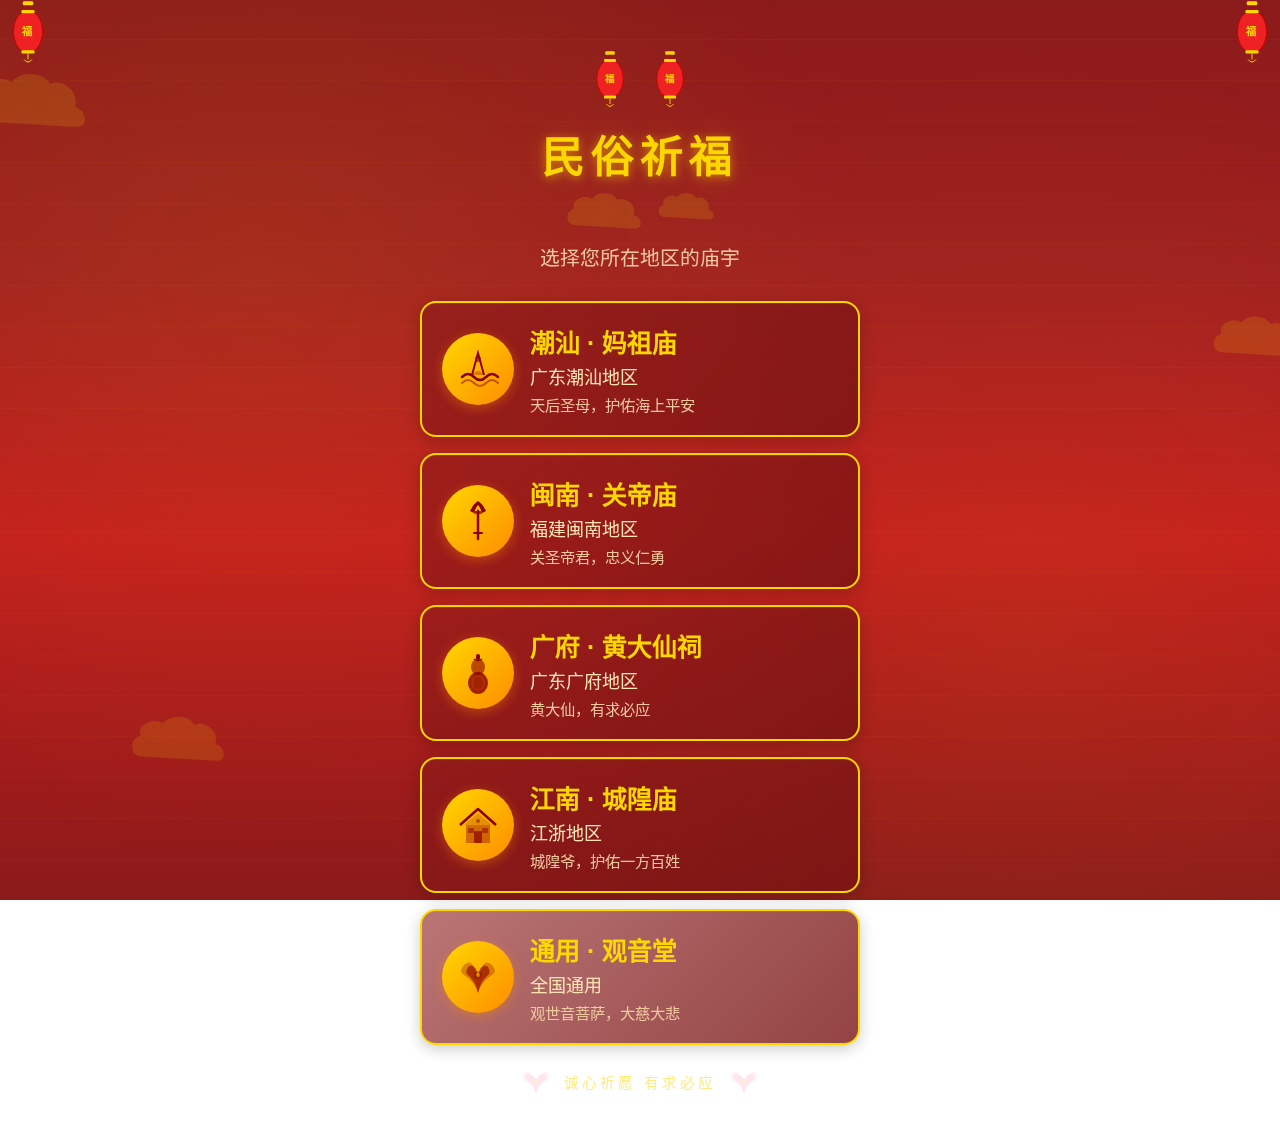
<file: fortune/index.html>
<!DOCTYPE html>
<html lang="zh-CN">
<head>
    <meta charset="UTF-8">
    <meta name="viewport" content="width=device-width, initial-scale=1.0, user-scalable=no">
    <title>民俗祈福</title>
    <link rel="stylesheet" href="style.css">
</head>
<body>
    <!-- ===== 全局 SVG 定义 ===== -->
    <svg xmlns="http://www.w3.org/2000/svg" style="display:none;">
        <defs>
            <!-- 祥云 -->
            <symbol id="icon-cloud" viewBox="0 0 120 60">
                <path d="M20,50 Q5,50 5,38 Q5,28 15,25 Q12,15 22,10 Q32,4 42,10 Q48,2 60,2 Q75,2 80,12 Q90,8 98,15 Q108,22 105,35 Q115,38 115,48 Q115,55 105,55 Z"
                      fill="currentColor" opacity="0.15"/>
            </symbol>
            <!-- 灯笼 -->
            <symbol id="icon-lantern" viewBox="0 0 60 100">
                <rect x="22" y="2" width="16" height="6" rx="2" fill="#ffd700"/>
                <line x1="30" y1="8" x2="30" y2="16" stroke="#cc0000" stroke-width="2"/>
                <ellipse cx="30" cy="48" rx="22" ry="32" fill="#ee2222" stroke="#cc0000" stroke-width="1.5"/>
                <ellipse cx="30" cy="48" rx="22" ry="32" fill="url(#lanternShine)" />
                <rect x="20" y="15" width="20" height="5" rx="2" fill="#ffd700"/>
                <rect x="20" y="76" width="20" height="5" rx="2" fill="#ffd700"/>
                <text x="30" y="53" text-anchor="middle" fill="#ffd700" font-size="16" font-weight="bold">福</text>
                <line x1="30" y1="81" x2="30" y2="90" stroke="#ffd700" stroke-width="1.5"/>
                <path d="M24,90 Q30,98 36,90" stroke="#ffd700" stroke-width="1.5" fill="none"/>
            </symbol>
            <!-- 莲花 -->
            <symbol id="icon-lotus" viewBox="0 0 100 80">
                <path d="M50,70 Q45,50 30,40 Q20,35 25,25 Q30,18 40,25 Q45,30 50,35 Q55,30 60,25 Q70,18 75,25 Q80,35 70,40 Q55,50 50,70Z"
                      fill="#ff6b8a" opacity="0.6"/>
                <path d="M50,70 Q42,45 20,38 Q10,35 18,22 Q25,12 35,22 Q42,30 50,40 Q58,30 65,22 Q75,12 82,22 Q90,35 80,38 Q58,45 50,70Z"
                      fill="#ff8fa8" opacity="0.4"/>
                <circle cx="50" cy="42" r="6" fill="#ffd700" opacity="0.5"/>
            </symbol>
            <!-- 香炉 -->
            <symbol id="icon-censer" viewBox="0 0 80 70">
                <rect x="15" y="30" width="50" height="28" rx="6" fill="#8B6914" stroke="#6B4F12" stroke-width="1.5"/>
                <rect x="10" y="28" width="60" height="6" rx="3" fill="#A07818"/>
                <rect x="20" y="56" width="8" height="10" rx="2" fill="#6B4F12"/>
                <rect x="52" y="56" width="8" height="10" rx="2" fill="#6B4F12"/>
                <rect x="28" y="60" width="24" height="6" rx="2" fill="#8B6914"/>
                <ellipse cx="30" cy="28" rx="2" ry="2" fill="#ff6600"/>
                <ellipse cx="40" cy="28" rx="2" ry="2" fill="#ff6600"/>
                <ellipse cx="50" cy="28" rx="2" ry="2" fill="#ff6600"/>
            </symbol>
            <!-- 香烟/烟雾 -->
            <symbol id="icon-smoke" viewBox="0 0 30 60">
                <path d="M15,60 Q10,45 18,35 Q22,28 14,20 Q8,12 16,2"
                      stroke="currentColor" stroke-width="2" fill="none" stroke-linecap="round" opacity="0.4"/>
            </symbol>
            <!-- 卷轴 -->
            <symbol id="icon-scroll-top" viewBox="0 0 200 20">
                <rect x="0" y="5" width="200" height="10" rx="5" fill="#8B6914"/>
                <circle cx="5" cy="10" r="8" fill="#A07818" stroke="#6B4F12" stroke-width="1"/>
                <circle cx="195" cy="10" r="8" fill="#A07818" stroke="#6B4F12" stroke-width="1"/>
            </symbol>
            <!-- 铜钱 -->
            <symbol id="icon-coin" viewBox="0 0 40 40">
                <circle cx="20" cy="20" r="18" fill="#DAA520" stroke="#B8860B" stroke-width="2"/>
                <circle cx="20" cy="20" r="16" fill="none" stroke="#B8860B" stroke-width="0.5"/>
                <rect x="14" y="14" width="12" height="12" rx="1" fill="#8B6914" stroke="#B8860B" stroke-width="1"/>
            </symbol>
            <!-- 渐变定义 -->
            <linearGradient id="lanternShine" x1="30%" y1="0%" x2="70%" y2="100%">
                <stop offset="0%" style="stop-color:rgba(255,200,100,0.3)"/>
                <stop offset="50%" style="stop-color:rgba(255,255,255,0)"/>
                <stop offset="100%" style="stop-color:rgba(0,0,0,0.15)"/>
            </linearGradient>
            <!-- 筊杯渐变 -->
            <linearGradient id="flatGrad" x1="0%" y1="0%" x2="100%" y2="100%">
                <stop offset="0%" style="stop-color:#e83030"/>
                <stop offset="50%" style="stop-color:#cc1111"/>
                <stop offset="100%" style="stop-color:#990000"/>
            </linearGradient>
            <linearGradient id="roundGrad" x1="0%" y1="0%" x2="100%" y2="100%">
                <stop offset="0%" style="stop-color:#cc2020"/>
                <stop offset="40%" style="stop-color:#ff4040"/>
                <stop offset="70%" style="stop-color:#cc2020"/>
                <stop offset="100%" style="stop-color:#881010"/>
            </linearGradient>
            <linearGradient id="flatGrad2" x1="0%" y1="0%" x2="100%" y2="100%">
                <stop offset="0%" style="stop-color:#e83030"/>
                <stop offset="50%" style="stop-color:#cc1111"/>
                <stop offset="100%" style="stop-color:#990000"/>
            </linearGradient>
            <linearGradient id="roundGrad2" x1="0%" y1="0%" x2="100%" y2="100%">
                <stop offset="0%" style="stop-color:#cc2020"/>
                <stop offset="40%" style="stop-color:#ff4040"/>
                <stop offset="70%" style="stop-color:#cc2020"/>
                <stop offset="100%" style="stop-color:#881010"/>
            </linearGradient>
        </defs>
    </svg>

    <!-- ===== 全局浮动装饰 ===== -->
    <div class="floating-decor">
        <svg class="decor-cloud cloud-1" width="120" height="60"><use href="#icon-cloud"/></svg>
        <svg class="decor-cloud cloud-2" width="90" height="45"><use href="#icon-cloud"/></svg>
        <svg class="decor-cloud cloud-3" width="100" height="50"><use href="#icon-cloud"/></svg>
        <svg class="decor-lantern lantern-left" width="40" height="66"><use href="#icon-lantern"/></svg>
        <svg class="decor-lantern lantern-right" width="40" height="66"><use href="#icon-lantern"/></svg>
    </div>

    <!-- 页面1: 选择庙宇主题 -->
    <div id="page-temple" class="page active">
        <div class="page-inner">
            <div class="top-banner">
                <div class="banner-lanterns">
                    <svg width="36" height="60"><use href="#icon-lantern"/></svg>
                    <svg width="36" height="60"><use href="#icon-lantern"/></svg>
                </div>
                <h1 class="main-title">民俗祈福</h1>
                <div class="banner-clouds">
                    <svg width="80" height="40" class="color-gold"><use href="#icon-cloud"/></svg>
                    <svg width="60" height="30" class="color-gold"><use href="#icon-cloud"/></svg>
                </div>
            </div>
            <p class="subtitle">选择您所在地区的庙宇</p>
            <div id="temple-list" class="temple-list">
                <!-- JS动态生成 -->
            </div>
            <div class="footer-deco">
                <svg width="40" height="32" class="color-gold" style="vertical-align:middle;opacity:0.5;"><use href="#icon-lotus"/></svg>
                <span>诚心祈愿 有求必应</span>
                <svg width="40" height="32" class="color-gold" style="vertical-align:middle;opacity:0.5;"><use href="#icon-lotus"/></svg>
            </div>
        </div>
    </div>

    <!-- 页面2: 输入祈愿 -->
    <div id="page-pray" class="page">
        <div class="page-inner">
            <div class="temple-header">
                <div class="deity-frame">
                    <div class="deity-glow"></div>
                    <div class="deity-img" id="deity-img"></div>
                    <div class="deity-ornament">
                        <svg width="50" height="40" class="color-gold"><use href="#icon-cloud"/></svg>
                    </div>
                </div>
                <h2 id="temple-name" class="temple-name"></h2>
            </div>
            <!-- 香炉装饰 -->
            <div class="censer-area">
                <div class="smoke-container">
                    <svg class="smoke smoke-1" width="20" height="40"><use href="#icon-smoke"/></svg>
                    <svg class="smoke smoke-2" width="16" height="35"><use href="#icon-smoke"/></svg>
                    <svg class="smoke smoke-3" width="18" height="38"><use href="#icon-smoke"/></svg>
                </div>
                <svg width="60" height="52"><use href="#icon-censer"/></svg>
            </div>
            <div class="divider">
                <svg width="20" height="20" class="color-gold"><use href="#icon-coin"/></svg>
                <span class="divider-dot">✦</span>
                <svg width="20" height="20" class="color-gold"><use href="#icon-coin"/></svg>
                <span class="divider-dot">✦</span>
                <svg width="20" height="20" class="color-gold"><use href="#icon-coin"/></svg>
            </div>
            <div class="pray-section">
                <label class="pray-label" for="pray-input">请输入您的祈愿</label>
                <textarea id="pray-input" class="pray-input" rows="4" placeholder="例如：求家人身体健康、出入平安..."></textarea>
            </div>
            <button id="btn-divine" class="btn-primary">开始掷杯</button>
            <button id="btn-back-temple" class="btn-secondary">返回选择</button>
        </div>
    </div>

    <!-- 页面3: 掷杯动画 -->
    <div id="page-divination" class="page">
        <div class="page-inner">
            <h2 class="section-title">掷杯问卦</h2>
            <p class="hint-text" id="shake-hint">点击下方按钮开始掷杯</p>
            <div id="blocks-area" class="blocks-area">
                <!-- 左筊杯 -->
                <div class="block block-left" id="block-left">
                    <div class="block-inner">
                        <div class="block-flat">
                            <svg class="jiaobei-svg" width="70" height="130" viewBox="0 0 70 130">
                                <path d="M35 5 C55 5, 68 30, 68 65 C68 100, 55 125, 35 125 C25 125, 15 100, 15 65 C15 30, 25 5, 35 5 Z"
                                      fill="url(#flatGrad)" stroke="#cc0000" stroke-width="2"/>
                                <text x="35" y="70" text-anchor="middle" fill="#ffd700" font-size="18" font-weight="bold">平</text>
                            </svg>
                            <span class="block-label">阴面</span>
                        </div>
                        <div class="block-round">
                            <svg class="jiaobei-svg" width="70" height="130" viewBox="0 0 70 130">
                                <path d="M35 5 C55 5, 68 30, 68 65 C68 100, 55 125, 35 125 C25 125, 15 100, 15 65 C15 30, 25 5, 35 5 Z"
                                      fill="url(#roundGrad)" stroke="#aa0000" stroke-width="2"/>
                                <ellipse cx="38" cy="60" rx="16" ry="35" fill="none" stroke="rgba(255,200,200,0.3)" stroke-width="1.5"/>
                                <text x="35" y="70" text-anchor="middle" fill="#ffe0b0" font-size="18" font-weight="bold">凸</text>
                            </svg>
                            <span class="block-label">阳面</span>
                        </div>
                    </div>
                </div>
                <!-- 右筊杯 -->
                <div class="block block-right" id="block-right">
                    <div class="block-inner">
                        <div class="block-flat">
                            <svg class="jiaobei-svg" width="70" height="130" viewBox="0 0 70 130">
                                <path d="M35 5 C55 5, 68 30, 68 65 C68 100, 55 125, 35 125 C25 125, 15 100, 15 65 C15 30, 25 5, 35 5 Z"
                                      fill="url(#flatGrad2)" stroke="#cc0000" stroke-width="2"/>
                                <text x="35" y="70" text-anchor="middle" fill="#ffd700" font-size="18" font-weight="bold">平</text>
                            </svg>
                            <span class="block-label">阴面</span>
                        </div>
                        <div class="block-round">
                            <svg class="jiaobei-svg" width="70" height="130" viewBox="0 0 70 130">
                                <path d="M35 5 C55 5, 68 30, 68 65 C68 100, 55 125, 35 125 C25 125, 15 100, 15 65 C15 30, 25 5, 35 5 Z"
                                      fill="url(#roundGrad2)" stroke="#aa0000" stroke-width="2"/>
                                <ellipse cx="38" cy="60" rx="16" ry="35" fill="none" stroke="rgba(255,200,200,0.3)" stroke-width="1.5"/>
                                <text x="35" y="70" text-anchor="middle" fill="#ffe0b0" font-size="18" font-weight="bold">凸</text>
                            </svg>
                            <span class="block-label">阳面</span>
                        </div>
                    </div>
                </div>
            </div>
            <div id="block-result" class="block-result" style="display:none;">
                <span id="block-result-text"></span>
            </div>
            <button id="btn-throw" class="btn-primary btn-throw">掷杯</button>
            <button id="btn-get-fortune" class="btn-primary" style="display:none;">求签</button>
            <button id="btn-back-pray" class="btn-secondary">重新祈愿</button>
        </div>
    </div>

    <!-- 页面4: 签文结果 -->
    <div id="page-result" class="page">
        <div class="page-inner">
            <div class="result-card">
                <div class="result-scroll-top">
                    <svg width="100%" height="16" viewBox="0 0 200 20" preserveAspectRatio="none"><use href="#icon-scroll-top"/></svg>
                </div>
                <div class="result-corner result-corner-tl"></div>
                <div class="result-corner result-corner-tr"></div>
                <div class="result-corner result-corner-bl"></div>
                <div class="result-corner result-corner-br"></div>
                <div class="result-rank" id="result-rank"></div>
                <h2 class="result-title" id="result-title"></h2>
                <div class="result-poem" id="result-poem"></div>
                <div class="result-explain" id="result-explain"></div>
                <div class="result-scroll-bottom">
                    <svg width="100%" height="16" viewBox="0 0 200 20" preserveAspectRatio="none"><use href="#icon-scroll-top"/></svg>
                </div>
            </div>
            <div class="result-lotus-deco">
                <svg width="60" height="48"><use href="#icon-lotus"/></svg>
            </div>
            <button id="btn-read" class="btn-primary">语音播报</button>
            <button id="btn-again" class="btn-secondary">再求一签</button>
            <button id="btn-home" class="btn-secondary">返回首页</button>
            <div class="footer-deco">
                <svg width="40" height="32" class="color-gold" style="vertical-align:middle;opacity:0.5;"><use href="#icon-lotus"/></svg>
                <span>心诚则灵</span>
                <svg width="40" height="32" class="color-gold" style="vertical-align:middle;opacity:0.5;"><use href="#icon-lotus"/></svg>
            </div>
        </div>
    </div>

    <script src="data.js"></script>
    <script src="app.js"></script>
</body>
</html>
</file>
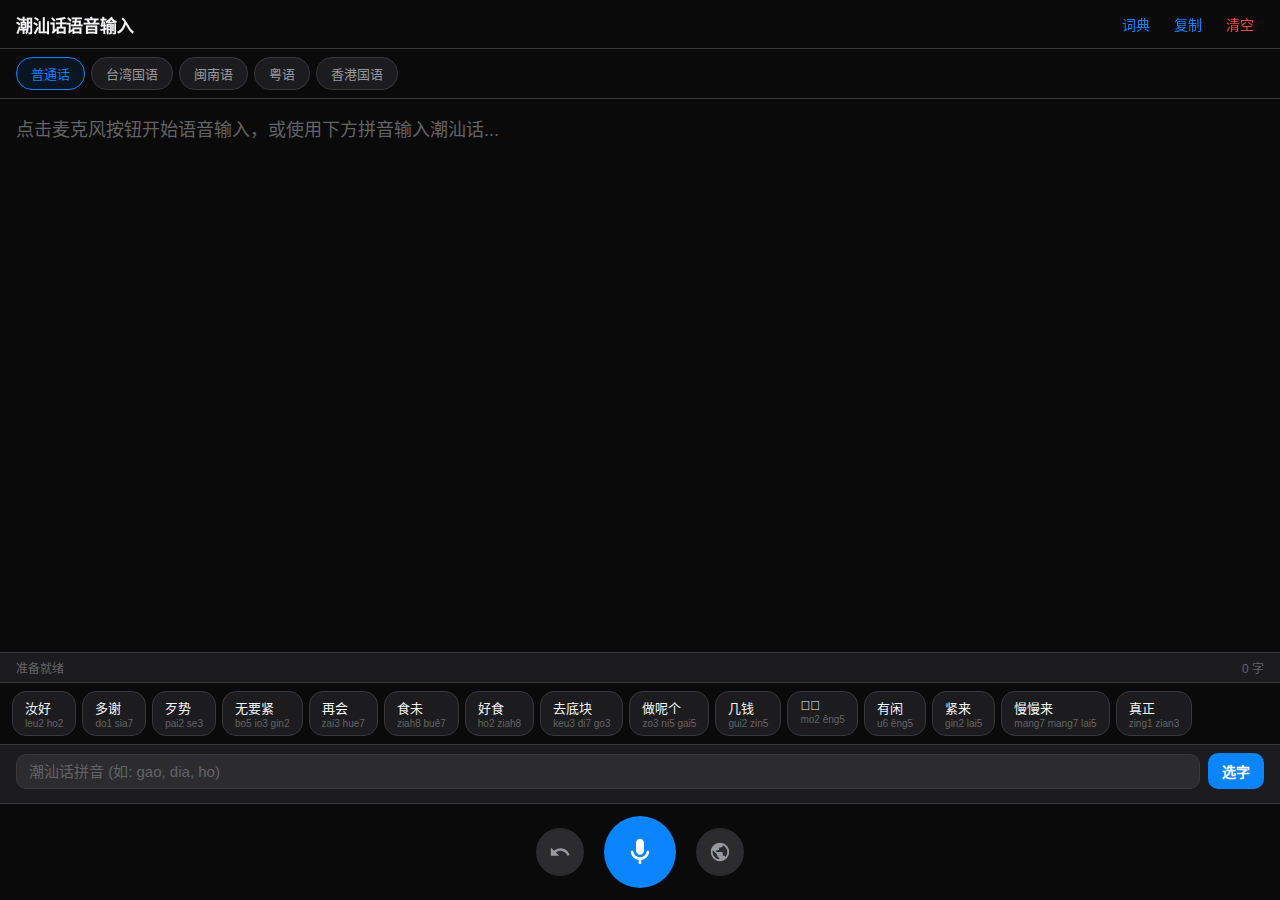
<file: teochew/index.html>
<!DOCTYPE html>
<html lang="zh-CN">
<head>
<meta charset="UTF-8">
<meta name="viewport" content="width=device-width, initial-scale=1.0, maximum-scale=1.0, user-scalable=no">
<meta name="apple-mobile-web-app-capable" content="yes">
<meta name="apple-mobile-web-app-status-bar-style" content="black-translucent">
<title>潮汕话语音输入</title>
<style>
*{margin:0;padding:0;box-sizing:border-box;-webkit-tap-highlight-color:transparent}
:root{
  --bg:#0a0a0a;--card:#1c1c1e;--card2:#2c2c2e;
  --primary:#0a84ff;--green:#30d158;--orange:#ff9f0a;--red:#ff453a;--yellow:#ffd60a;
  --text:#f5f5f7;--text2:#98989f;--text3:#636366;
  --border:#38383a;
}
html,body{
  font-family:-apple-system,BlinkMacSystemFont,"SF Pro Display","SF Pro Text",sans-serif;
  background:var(--bg);color:var(--text);
  height:100%;overflow:hidden;
  position:fixed;width:100%;
  touch-action:none;
}
#app{display:flex;flex-direction:column;height:100%;}

.header{
  padding:8px 16px;padding-top:max(8px,env(safe-area-inset-top));
  display:flex;align-items:center;justify-content:space-between;
  background:rgba(10,10,10,0.85);backdrop-filter:blur(20px);-webkit-backdrop-filter:blur(20px);
  border-bottom:0.5px solid var(--border);flex-shrink:0;z-index:10;
}
.header h1{font-size:17px;font-weight:600;letter-spacing:-0.2px;}
.hdr-btns{display:flex;gap:4px;}
.hdr-btn{
  background:none;border:none;color:var(--primary);font-size:14px;
  padding:6px 10px;cursor:pointer;font-weight:500;border-radius:8px;
}
.hdr-btn:active{background:rgba(10,132,255,0.15);}
.hdr-btn.danger{color:var(--red);}

/* Language selector */
.lang-bar{
  padding:8px 16px;flex-shrink:0;
  border-bottom:0.5px solid var(--border);background:var(--bg);
  display:flex;gap:6px;overflow-x:auto;-webkit-overflow-scrolling:touch;
}
.lang-bar::-webkit-scrollbar{display:none;}
.lang-chip{
  flex-shrink:0;padding:6px 14px;border-radius:16px;font-size:13px;font-weight:500;
  border:1.5px solid var(--border);color:var(--text2);background:var(--card);
  cursor:pointer;transition:all 0.2s;
}
.lang-chip.active{
  border-color:var(--primary);color:var(--primary);background:rgba(10,132,255,0.1);
}

/* Text area */
.text-area{
  flex:1;overflow-y:auto;-webkit-overflow-scrolling:touch;
  padding:16px;touch-action:pan-y;
}
#output{
  width:100%;min-height:100%;background:transparent;border:none;
  color:var(--text);font-size:18px;line-height:1.7;
  resize:none;outline:none;
  font-family:-apple-system,BlinkMacSystemFont,"SF Pro Display",sans-serif;
}
#output::placeholder{color:var(--text3);}

/* Status bar */
.status-bar{
  padding:6px 16px;flex-shrink:0;
  border-top:0.5px solid var(--border);
  background:var(--card);
  display:flex;align-items:center;justify-content:space-between;
}
.status-text{font-size:12px;color:var(--text3);font-weight:500;}
.status-text.listening{color:var(--green);}
.char-count{font-size:12px;color:var(--text3);}

/* Phrase bar */
.phrase-bar{
  padding:8px 12px;flex-shrink:0;
  border-top:0.5px solid var(--border);
  background:var(--bg);
  display:flex;gap:6px;overflow-x:auto;-webkit-overflow-scrolling:touch;
}
.phrase-bar::-webkit-scrollbar{display:none;}
.phrase-chip{
  flex-shrink:0;padding:6px 12px;border-radius:14px;font-size:13px;
  border:1px solid var(--border);color:var(--text);background:var(--card);
  cursor:pointer;white-space:nowrap;
}
.phrase-chip:active{background:var(--card2);}
.phrase-chip .pinyin{font-size:10px;color:var(--text3);display:block;margin-top:1px;}

/* Controls */
.controls{
  padding:12px 16px;padding-bottom:max(12px,env(safe-area-inset-bottom));
  flex-shrink:0;
  background:rgba(10,10,10,0.85);backdrop-filter:blur(20px);-webkit-backdrop-filter:blur(20px);
  border-top:0.5px solid var(--border);
  display:flex;align-items:center;justify-content:center;gap:20px;
}
.ctrl-btn{
  width:48px;height:48px;border-radius:50%;border:none;
  background:var(--card2);color:var(--text2);
  font-size:20px;cursor:pointer;
  display:flex;align-items:center;justify-content:center;
  transition:all 0.2s;
}
.ctrl-btn:active{transform:scale(0.92);}
.ctrl-btn svg{width:22px;height:22px;fill:currentColor;}

.mic-btn{
  width:72px;height:72px;border-radius:50%;border:none;
  background:var(--primary);color:#fff;
  font-size:28px;cursor:pointer;
  display:flex;align-items:center;justify-content:center;
  transition:all 0.2s;position:relative;
}
.mic-btn:active{transform:scale(0.92);}
.mic-btn.recording{
  background:var(--red);
  animation:pulse 1.5s ease-in-out infinite;
}
.mic-btn svg{width:32px;height:32px;fill:currentColor;}

@keyframes pulse{
  0%,100%{box-shadow:0 0 0 0 rgba(255,69,58,0.4);}
  50%{box-shadow:0 0 0 16px rgba(255,69,58,0);}
}

/* Peng'im input */
.pengim-section{
  padding:8px 16px;flex-shrink:0;
  border-top:0.5px solid var(--border);
  background:var(--card);
}
.pengim-input-row{display:flex;gap:8px;align-items:center;}
.pengim-input{
  flex:1;background:var(--card2);border:1px solid var(--border);
  border-radius:10px;padding:8px 12px;
  color:var(--text);font-size:15px;outline:none;
}
.pengim-input::placeholder{color:var(--text3);}
.pengim-input:focus{border-color:var(--primary);}
.pengim-send{
  padding:8px 14px;border-radius:10px;border:none;
  background:var(--primary);color:#fff;font-size:14px;font-weight:600;
  cursor:pointer;
}
.pengim-candidates{
  display:flex;gap:6px;flex-wrap:wrap;margin-top:6px;min-height:0;
}
.pengim-cand{
  padding:4px 10px;border-radius:8px;font-size:14px;
  background:var(--card2);color:var(--text);border:1px solid var(--border);
  cursor:pointer;
}
.pengim-cand:active{background:var(--primary);border-color:var(--primary);}
.pengim-cand .cand-py{font-size:10px;color:var(--text3);margin-left:4px;}

/* Toast */
.toast{
  position:fixed;top:60px;left:50%;transform:translateX(-50%);
  background:var(--card2);color:var(--text);
  padding:8px 20px;border-radius:20px;font-size:13px;font-weight:500;
  opacity:0;transition:opacity 0.3s;pointer-events:none;z-index:100;
  border:1px solid var(--border);
}
.toast.show{opacity:1;}

/* Modal */
.modal-overlay{
  position:fixed;inset:0;background:rgba(0,0,0,0.5);
  display:none;align-items:center;justify-content:center;z-index:50;
  backdrop-filter:blur(4px);
}
.modal-overlay.show{display:flex;}
.modal{
  background:var(--card);border-radius:16px;padding:20px;
  width:90%;max-width:360px;max-height:80vh;overflow-y:auto;
}
.modal h2{font-size:17px;font-weight:600;margin-bottom:12px;}
.modal p{font-size:13px;color:var(--text2);line-height:1.6;margin-bottom:8px;}
.modal .dict-item{
  padding:10px 0;border-bottom:0.5px solid var(--border);
}
.modal .dict-char{font-size:20px;font-weight:600;}
.modal .dict-py{font-size:13px;color:var(--primary);margin-left:8px;}
.modal .dict-mean{font-size:12px;color:var(--text2);margin-top:2px;}
.modal-close{
  width:100%;padding:10px;border-radius:10px;border:none;
  background:var(--card2);color:var(--text);font-size:15px;font-weight:500;
  cursor:pointer;margin-top:12px;
}

/* Scrollbar */
::-webkit-scrollbar{width:0;height:0;}
</style>
</head>
<body>
<div id="app">
  <div class="header">
    <h1>潮汕话语音输入</h1>
    <div class="hdr-btns">
      <button class="hdr-btn" onclick="showDict()">词典</button>
      <button class="hdr-btn" onclick="copyText()">复制</button>
      <button class="hdr-btn danger" onclick="clearText()">清空</button>
    </div>
  </div>

  <div class="lang-bar">
    <div class="lang-chip active" data-lang="zh-CN" onclick="setLang(this)">普通话</div>
    <div class="lang-chip" data-lang="zh-TW" onclick="setLang(this)">台湾国语</div>
    <div class="lang-chip" data-lang="nan-TW" onclick="setLang(this)">闽南语</div>
    <div class="lang-chip" data-lang="yue-Hant-HK" onclick="setLang(this)">粤语</div>
    <div class="lang-chip" data-lang="zh-HK" onclick="setLang(this)">香港国语</div>
  </div>

  <div class="text-area">
    <textarea id="output" placeholder="点击麦克风按钮开始语音输入，或使用下方拼音输入潮汕话..."></textarea>
  </div>

  <div class="status-bar">
    <span class="status-text" id="status">准备就绪</span>
    <span class="char-count" id="charCount">0 字</span>
  </div>

  <div class="phrase-bar" id="phraseBar"></div>

  <div class="pengim-section">
    <div class="pengim-input-row">
      <input class="pengim-input" id="pengimInput" placeholder="潮汕话拼音 (如: gao, dia, ho)"
             oninput="onPengimInput()" onkeydown="if(event.key==='Enter')insertTopCandidate()">
      <button class="pengim-send" onclick="insertTopCandidate()">选字</button>
    </div>
    <div class="pengim-candidates" id="pengimCandidates"></div>
  </div>

  <div class="controls">
    <button class="ctrl-btn" onclick="undoText()" title="撤销">
      <svg viewBox="0 0 24 24"><path d="M12.5 8c-2.65 0-5.05.99-6.9 2.6L2 7v9h9l-3.62-3.62c1.39-1.16 3.16-1.88 5.12-1.88 3.54 0 6.55 2.31 7.6 5.5l2.37-.78C21.08 11.03 17.15 8 12.5 8z"/></svg>
    </button>
    <button class="mic-btn" id="micBtn" onclick="toggleMic()">
      <svg viewBox="0 0 24 24"><path d="M12 14c1.66 0 3-1.34 3-3V5c0-1.66-1.34-3-3-3S9 3.34 9 5v6c0 1.66 1.34 3 3 3zm5.91-3c-.49 0-.9.36-.98.85C16.52 14.2 14.47 16 12 16s-4.52-1.8-4.93-4.15c-.08-.49-.49-.85-.98-.85-.61 0-1.09.54-1 1.14.49 3 2.89 5.35 5.91 5.78V20c0 .55.45 1 1 1s1-.45 1-1v-2.08c3.02-.43 5.42-2.78 5.91-5.78.1-.6-.39-1.14-1-1.14z"/></svg>
    </button>
    <button class="ctrl-btn" onclick="addPunctuation()" title="标点">
      <svg viewBox="0 0 24 24"><path d="M12 2C6.48 2 2 6.48 2 12s4.48 10 10 10 10-4.48 10-10S17.52 2 12 2zm-1 17.93c-3.95-.49-7-3.85-7-7.93 0-.62.08-1.21.21-1.79L9 15v1c0 1.1.9 2 2 2v1.93zm6.9-2.54c-.26-.81-1-1.39-1.9-1.39h-1v-3c0-.55-.45-1-1-1H8v-2h2c.55 0 1-.45 1-1V7h2c1.1 0 2-.9 2-2v-.41c2.93 1.19 5 4.06 5 7.41 0 2.08-.8 3.97-2.1 5.39z"/></svg>
    </button>
  </div>
</div>

<div class="toast" id="toast"></div>

<div class="modal-overlay" id="dictModal">
  <div class="modal">
    <h2>潮汕话常用词典</h2>
    <p>常用潮汕话词汇及拼音 (Peng'im)</p>
    <div id="dictContent"></div>
    <button class="modal-close" onclick="hideDict()">关闭</button>
  </div>
</div>

<script>
// ===== Teochew Dictionary =====
const TEOCHEW_DICT = [
  // Greetings & Common
  {chars:"汝好",py:"leu2 ho2",cat:"问候",mean:"你好"},
  {chars:"食饭",py:"ziah8 bung7",cat:"日常",mean:"吃饭"},
  {chars:"食茶",py:"ziah8 dê5",cat:"日常",mean:"喝茶"},
  {chars:"多谢",py:"do1 sia7",cat:"问候",mean:"谢谢"},
  {chars:"歹势",py:"pai2 se3",cat:"问候",mean:"不好意思/对不起"},
  {chars:"无要紧",py:"bo5 io3 gin2",cat:"问候",mean:"没关系"},
  {chars:"再会",py:"zai3 hue7",cat:"问候",mean:"再见"},
  // People
  {chars:"阿兄",py:"a1 hian1",cat:"人物",mean:"哥哥"},
  {chars:"阿姐",py:"a1 zê2",cat:"人物",mean:"姐姐"},
  {chars:"阿弟",py:"a1 di6",cat:"人物",mean:"弟弟"},
  {chars:"阿妹",py:"a1 muê7",cat:"人物",mean:"妹妹"},
  {chars:"阿爸",py:"a1 bê6",cat:"人物",mean:"爸爸"},
  {chars:"阿母",py:"a1 ai2",cat:"人物",mean:"妈妈"},
  {chars:"阿公",py:"a1 gong1",cat:"人物",mean:"爷爷"},
  {chars:"阿嬷",py:"a1 ma2",cat:"人物",mean:"奶奶"},
  {chars:"老公",py:"lao6 gang1",cat:"人物",mean:"丈夫"},
  {chars:"某",py:"bou2",cat:"人物",mean:"妻子"},
  {chars:"仔",py:"gian2",cat:"人物",mean:"儿子"},
  {chars:"走仔",py:"zao2 gian2",cat:"人物",mean:"女儿"},
  // Food
  {chars:"粿条",py:"guê2 diao5",cat:"食物",mean:"河粉/粿条"},
  {chars:"薄壳",py:"boh8 kag4",cat:"食物",mean:"海瓜子"},
  {chars:"蚝烙",py:"o5 luah8",cat:"食物",mean:"蚝烙/牡蛎煎"},
  {chars:"牛肉丸",py:"ghu5 nêg8 in5",cat:"食物",mean:"牛肉丸"},
  {chars:"肠粉",py:"deng5 hung2",cat:"食物",mean:"肠粉"},
  {chars:"鱼饭",py:"heu5 bung7",cat:"食物",mean:"鱼饭"},
  {chars:"卤鹅",py:"lou7 go5",cat:"食物",mean:"卤鹅"},
  {chars:"功夫茶",py:"gong1 hu1 dê5",cat:"食物",mean:"功夫茶"},
  {chars:"橄榄",py:"gan1 na2",cat:"食物",mean:"橄榄"},
  {chars:"甘草",py:"gam1 co2",cat:"食物",mean:"甘草"},
  // Numbers
  {chars:"一",py:"ig4/zêg8",cat:"数字",mean:"一"},
  {chars:"二",py:"no6",cat:"数字",mean:"二"},
  {chars:"三",py:"san1",cat:"数字",mean:"三"},
  {chars:"四",py:"si3",cat:"数字",mean:"四"},
  {chars:"五",py:"ngou6",cat:"数字",mean:"五"},
  {chars:"六",py:"lag8",cat:"数字",mean:"六"},
  {chars:"七",py:"cig4",cat:"数字",mean:"七"},
  {chars:"八",py:"boih4",cat:"数字",mean:"八"},
  {chars:"九",py:"gao2",cat:"数字",mean:"九"},
  {chars:"十",py:"zab8",cat:"数字",mean:"十"},
  // Common words
  {chars:"好",py:"ho2",cat:"常用",mean:"好"},
  {chars:"𫢗",py:"mo2",cat:"常用",mean:"没有 (无)"},
  {chars:"有",py:"u6",cat:"常用",mean:"有"},
  {chars:"是",py:"si6",cat:"常用",mean:"是"},
  {chars:"勿",py:"mai3",cat:"常用",mean:"不要"},
  {chars:"爱",py:"ai3",cat:"常用",mean:"要/想要"},
  {chars:"来",py:"lai5",cat:"常用",mean:"来"},
  {chars:"去",py:"keu3",cat:"常用",mean:"去"},
  {chars:"知",py:"zai1",cat:"常用",mean:"知道"},
  {chars:"雅",py:"ngia2",cat:"常用",mean:"漂亮/好看"},
  {chars:"猛",py:"mê2",cat:"常用",mean:"快"},
  {chars:"慢",py:"mang7",cat:"常用",mean:"慢"},
  {chars:"大",py:"dua7",cat:"常用",mean:"大"},
  {chars:"细",py:"soi3",cat:"常用",mean:"小"},
  {chars:"寒",py:"guan5",cat:"常用",mean:"冷"},
  {chars:"热",py:"ruah8",cat:"常用",mean:"热"},
  // Phrases
  {chars:"食未",py:"ziah8 buê7",cat:"短语",mean:"吃了没？(问候)"},
  {chars:"好食",py:"ho2 ziah8",cat:"短语",mean:"好吃"},
  {chars:"去底块",py:"keu3 di7 go3",cat:"短语",mean:"去哪里"},
  {chars:"做呢个",py:"zo3 ni5 gai5",cat:"短语",mean:"做什么"},
  {chars:"几钱",py:"gui2 zin5",cat:"短语",mean:"多少钱"},
  {chars:"𫢗闲",py:"mo2 êng5",cat:"短语",mean:"没空"},
  {chars:"有闲",py:"u6 êng5",cat:"短语",mean:"有空"},
  {chars:"紧来",py:"gin2 lai5",cat:"短语",mean:"快来"},
  {chars:"慢慢来",py:"mang7 mang7 lai5",cat:"短语",mean:"慢慢来"},
  {chars:"真正",py:"zing1 zian3",cat:"短语",mean:"真的"},
];

// ===== Peng'im lookup table =====
const PENGIM_MAP = {};
TEOCHEW_DICT.forEach(item => {
  const syllables = item.py.toLowerCase().replace(/[0-9]/g,'').split(/[\s\/]+/);
  syllables.forEach(s => {
    s = s.trim();
    if(!s) return;
    if(!PENGIM_MAP[s]) PENGIM_MAP[s] = [];
    if(!PENGIM_MAP[s].find(x => x.chars === item.chars)) {
      PENGIM_MAP[s].push(item);
    }
  });
});

// ===== State =====
let currentLang = 'zh-CN';
let isRecording = false;
let recognition = null;
let undoStack = [];

// ===== Speech Recognition =====
function initRecognition() {
  const SR = window.SpeechRecognition || window.webkitSpeechRecognition;
  if (!SR) return null;
  const r = new SR();
  r.lang = currentLang;
  r.continuous = true;
  r.interimResults = true;
  r.maxAlternatives = 1;

  r.onresult = (e) => {
    let interim = '';
    let final = '';
    for (let i = e.resultIndex; i < e.results.length; i++) {
      const t = e.results[i][0].transcript;
      if (e.results[i].isFinal) {
        final += t;
      } else {
        interim += t;
      }
    }
    if (final) {
      saveUndo();
      const ta = document.getElementById('output');
      const pos = ta.selectionStart;
      const val = ta.value;
      ta.value = val.slice(0, pos) + final + val.slice(pos);
      ta.selectionStart = ta.selectionEnd = pos + final.length;
      updateCharCount();
    }
    updateStatus(interim ? '听到: ' + interim : '聆听中...');
  };

  r.onerror = (e) => {
    if (e.error === 'not-allowed') {
      showToast('请允许麦克风权限');
    } else if (e.error === 'no-speech') {
      updateStatus('未检测到语音，请再试');
    } else {
      showToast('语音识别错误: ' + e.error);
    }
    stopRecording();
  };

  r.onend = () => {
    if (isRecording) {
      // Auto restart if still in recording mode
      try { r.start(); } catch(e) {}
    }
  };

  return r;
}

function toggleMic() {
  if (isRecording) {
    stopRecording();
  } else {
    startRecording();
  }
}

function startRecording() {
  recognition = initRecognition();
  if (!recognition) {
    showToast('此浏览器不支持语音识别，请使用 Chrome');
    return;
  }
  try {
    recognition.start();
    isRecording = true;
    document.getElementById('micBtn').classList.add('recording');
    updateStatus('聆听中...');
    document.getElementById('status').classList.add('listening');
  } catch(e) {
    showToast('启动语音识别失败');
  }
}

function stopRecording() {
  isRecording = false;
  if (recognition) {
    try { recognition.stop(); } catch(e) {}
    recognition = null;
  }
  document.getElementById('micBtn').classList.remove('recording');
  updateStatus('准备就绪');
  document.getElementById('status').classList.remove('listening');
}

// ===== Language =====
function setLang(el) {
  document.querySelectorAll('.lang-chip').forEach(c => c.classList.remove('active'));
  el.classList.add('active');
  currentLang = el.dataset.lang;
  if (isRecording) {
    stopRecording();
    startRecording();
  }
  showToast('已切换: ' + el.textContent);
}

// ===== Peng'im Input =====
function onPengimInput() {
  const input = document.getElementById('pengimInput').value.trim().toLowerCase();
  const container = document.getElementById('pengimCandidates');
  container.innerHTML = '';
  if (!input) return;

  const matches = [];
  // Exact match
  if (PENGIM_MAP[input]) {
    PENGIM_MAP[input].forEach(m => matches.push(m));
  }
  // Prefix match
  Object.keys(PENGIM_MAP).forEach(k => {
    if (k.startsWith(input) && k !== input) {
      PENGIM_MAP[k].forEach(m => {
        if (!matches.find(x => x.chars === m.chars)) matches.push(m);
      });
    }
  });

  matches.slice(0, 12).forEach(m => {
    const d = document.createElement('div');
    d.className = 'pengim-cand';
    d.innerHTML = m.chars + '<span class="cand-py">' + m.py + '</span>';
    d.onclick = () => insertText(m.chars);
    container.appendChild(d);
  });
}

function insertTopCandidate() {
  const container = document.getElementById('pengimCandidates');
  const first = container.querySelector('.pengim-cand');
  if (first) first.click();
  document.getElementById('pengimInput').value = '';
  document.getElementById('pengimCandidates').innerHTML = '';
}

function insertText(text) {
  saveUndo();
  const ta = document.getElementById('output');
  const pos = ta.selectionStart;
  const val = ta.value;
  ta.value = val.slice(0, pos) + text + val.slice(pos);
  ta.selectionStart = ta.selectionEnd = pos + text.length;
  ta.focus();
  updateCharCount();
  document.getElementById('pengimInput').value = '';
  document.getElementById('pengimCandidates').innerHTML = '';
}

// ===== Phrase Bar =====
function initPhraseBar() {
  const bar = document.getElementById('phraseBar');
  const phrases = TEOCHEW_DICT.filter(d => d.cat === '短语' || d.cat === '问候');
  phrases.forEach(p => {
    const chip = document.createElement('div');
    chip.className = 'phrase-chip';
    chip.innerHTML = p.chars + '<span class="pinyin">' + p.py + '</span>';
    chip.onclick = () => insertText(p.chars);
    bar.appendChild(chip);
  });
}

// ===== Dictionary =====
function showDict() {
  const content = document.getElementById('dictContent');
  content.innerHTML = '';
  const cats = [...new Set(TEOCHEW_DICT.map(d => d.cat))];
  cats.forEach(cat => {
    const h = document.createElement('div');
    h.style.cssText = 'font-size:14px;font-weight:600;color:var(--primary);margin:12px 0 6px;';
    h.textContent = cat;
    content.appendChild(h);
    TEOCHEW_DICT.filter(d => d.cat === cat).forEach(d => {
      const item = document.createElement('div');
      item.className = 'dict-item';
      item.innerHTML = '<span class="dict-char">' + d.chars + '</span><span class="dict-py">' + d.py + '</span><div class="dict-mean">' + d.mean + '</div>';
      item.style.cursor = 'pointer';
      item.onclick = () => { insertText(d.chars); hideDict(); };
      content.appendChild(item);
    });
  });
  document.getElementById('dictModal').classList.add('show');
}

function hideDict() {
  document.getElementById('dictModal').classList.remove('show');
}

// ===== Utils =====
function copyText() {
  const text = document.getElementById('output').value;
  if (!text) { showToast('没有内容可复制'); return; }
  navigator.clipboard.writeText(text).then(() => showToast('已复制到剪贴板'));
}

function clearText() {
  const ta = document.getElementById('output');
  if (!ta.value) return;
  saveUndo();
  ta.value = '';
  updateCharCount();
  showToast('已清空');
}

function undoText() {
  if (undoStack.length === 0) { showToast('无法撤销'); return; }
  document.getElementById('output').value = undoStack.pop();
  updateCharCount();
}

function saveUndo() {
  const val = document.getElementById('output').value;
  undoStack.push(val);
  if (undoStack.length > 30) undoStack.shift();
}

function addPunctuation() {
  const puncts = ['，','。','！','？','、','；','：','"','"','（','）','……','——'];
  const existing = document.querySelector('.punct-popup');
  if (existing) { existing.remove(); return; }

  const popup = document.createElement('div');
  popup.className = 'punct-popup';
  popup.style.cssText = 'position:fixed;bottom:80px;left:50%;transform:translateX(-50%);background:var(--card);border:1px solid var(--border);border-radius:14px;padding:10px;display:flex;gap:6px;flex-wrap:wrap;justify-content:center;max-width:300px;z-index:30;';
  puncts.forEach(p => {
    const btn = document.createElement('button');
    btn.textContent = p;
    btn.style.cssText = 'width:36px;height:36px;border-radius:8px;border:1px solid var(--border);background:var(--card2);color:var(--text);font-size:16px;cursor:pointer;';
    btn.onclick = () => { insertText(p); popup.remove(); };
    popup.appendChild(btn);
  });
  document.body.appendChild(popup);
  setTimeout(() => {
    const handler = (e) => {
      if (!popup.contains(e.target)) { popup.remove(); document.removeEventListener('click', handler); }
    };
    document.addEventListener('click', handler);
  }, 100);
}

function updateStatus(text) {
  document.getElementById('status').textContent = text;
}

function updateCharCount() {
  const len = document.getElementById('output').value.length;
  document.getElementById('charCount').textContent = len + ' 字';
}

function showToast(msg) {
  const t = document.getElementById('toast');
  t.textContent = msg;
  t.classList.add('show');
  clearTimeout(t._timer);
  t._timer = setTimeout(() => t.classList.remove('show'), 2000);
}

// ===== Init =====
document.getElementById('output').addEventListener('input', updateCharCount);
initPhraseBar();

// Close dict on overlay click
document.getElementById('dictModal').addEventListener('click', (e) => {
  if (e.target === document.getElementById('dictModal')) hideDict();
});
</script>
</body>
</html>
</file>
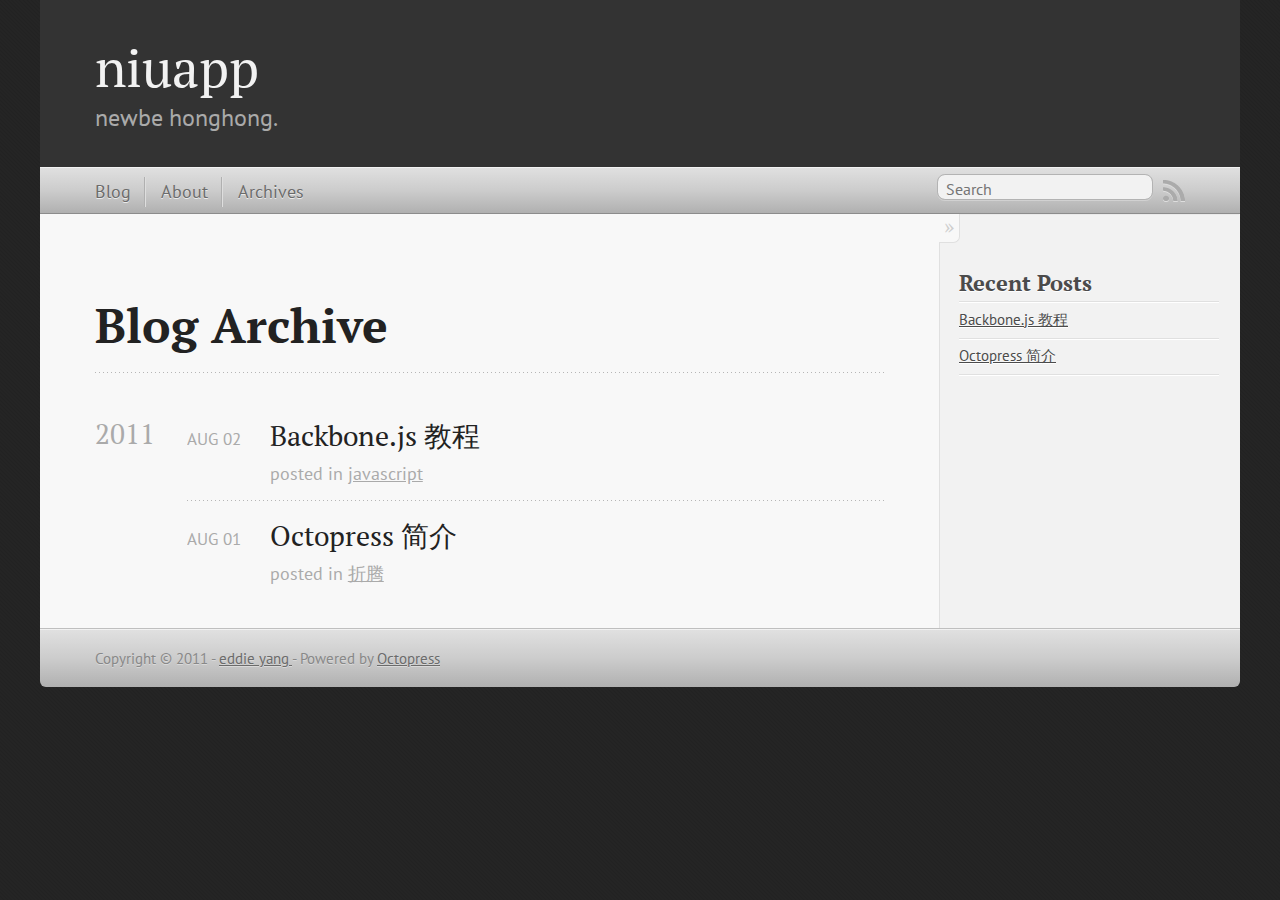
<file: blog/archives/index.html>
<!DOCTYPE html>
<!--[if IEMobile 7 ]><html class="no-js iem7"><![endif]-->
<!--[if lt IE 9]><html class="no-js lte-ie8"><![endif]-->
<!--[if (gt IE 8)|(gt IEMobile 7)|!(IEMobile)|!(IE)]><!--><html class="no-js" lang="en"><!--<![endif]-->
<head>
  <meta charset="utf-8">
  <title>niuapp: Blog Archive</title>
  <meta name="author" content="eddie yang">
  

  <!-- http://t.co/dKP3o1e -->
  <meta name="HandheldFriendly" content="True">
  <meta name="MobileOptimized" content="320">
  <meta name="viewport" content="width=device-width, initial-scale=1">

  

  <link rel="prerender" href="http://niuapp.com/about/">

  <link rel="canonical" href="http://niuapp.com/blog/archives/index.html"/>
  <link href="/favicon.png" rel="shortcut icon" />
  <link href="/stylesheets/screen.css" media="screen, projection" rel="stylesheet" type="text/css">
  <script src="/javascripts/LAB.min.js"></script>
  <script>
   $LAB
   .script("/javascripts/modernizr-2.0.js")
   .script("/javascripts/jeesh.min.js")
   .script("/javascripts/octopress.js");
    </script>
  
  <link href="/atom.xml" rel="alternate" title="niuapp" type="application/atom+xml"/>
  <!--Fonts from Google's Web font directory at http://google.com/webfonts -->
<link href='http://fonts.googleapis.com/css?family=PT+Serif:regular,italic,bold,bolditalic' rel='stylesheet' type='text/css'>
<link href='http://fonts.googleapis.com/css?family=PT+Sans:regular,italic,bold,bolditalic' rel='stylesheet' type='text/css'>

</head>

<body  >
  <header><hgroup>
  <h1><a href="/">niuapp</a></h1>
  
    <h2>newbe honghong.</h2>
  
</hgroup>
</header>
  <nav role=navigation><ul role=subscription data-subscription="rss">
  <li><a href="/atom.xml" rel="subscribe-rss" title="subscribe via RSS">RSS</a></li>
  
</ul>
<form action="http://google.com/search" method="get">
  <fieldset role="site-search">
    <input type="hidden" name="q" value="site:niuapp.com" />
    <input class="search" type="text" name="q" results="0" placeholder="Search"/>
  </fieldset>
</form>
<ul role=main-navigation>
  <li><a href="/">Blog</a></li>
  <li><a href="/about/">About</a></li>
  <li><a href="/blog/archives">Archives</a></li>
</ul>

</nav>
  <div id="main">
    <div id="content">
      <div>
<article>
  <header>
    <h1 class="entry-title">Blog Archive</h1>
    
  </header>
  <div id="blog-archives">



  
  <h2>2011</h2>

<article>
  
<h1><a href="/blog/2011/08/02/backbone-tuts/">Backbone.js 教程</a></h1>
<time datetime="Tue Aug 02 21:28:00 +0800 2011" pubdate><span class='month'>Aug</span> <span class='day'>02</span> <span class='year'>2011</span></time>

<footer>
  <span class="categories">posted in <a class='category' href='/blog/categories/javascript/'>javascript</a></span>
</footer>


</article>



<article>
  
<h1><a href="/blog/2011/08/01/octopress-intro/">Octopress 简介</a></h1>
<time datetime="Mon Aug 01 12:35:00 +0800 2011" pubdate><span class='month'>Aug</span> <span class='day'>01</span> <span class='year'>2011</span></time>

<footer>
  <span class="categories">posted in <a class='category' href='/blog/categories/------/'>折腾</a></span>
</footer>


</article>

</div>

  
</article>

</div>

<aside role=sidebar>
  
    <section>
  <h1>Recent Posts</h1>
  <ul id="recent_posts">
    
      <li class="post">
        <a href="/blog/2011/08/02/backbone-tuts/">Backbone.js 教程</a>
      </li>
    
      <li class="post">
        <a href="/blog/2011/08/01/octopress-intro/">Octopress 简介</a>
      </li>
    
  </ul>
</section>




  
</aside>


    </div>
  </div>
  <footer><p>
Copyright &copy; 2011 - <a href="https://twitter.com/ediyang"> eddie yang </a> -
  <span class="credit">Powered by <a href="http://octopress.org">Octopress</a></span>
</p>

</footer>
  
  <script type="text/javascript">
    (function() {
      var script = document.createElement('script'); script.type = 'text/javascript'; script.async = true;
      script.src = 'https://apis.google.com/js/plusone.js';
      var s = document.getElementsByTagName('script')[0]; s.parentNode.insertBefore(script, s);
    })();
  </script>


  
  <script type="text/javascript">
    var _gaq = _gaq || [];
    _gaq.push(['_setAccount', 'UA-24846396-1']);
    _gaq.push(['_trackPageview']);

    (function() {
      var ga = document.createElement('script'); ga.type = 'text/javascript'; ga.async = true;
      ga.src = ('https:' == document.location.protocol ? 'https://ssl' : 'http://www') + '.google-analytics.com/ga.js';
      var s = document.getElementsByTagName('script')[0]; s.parentNode.insertBefore(ga, s);
    })();
  </script>


</body>
</html>
</file>
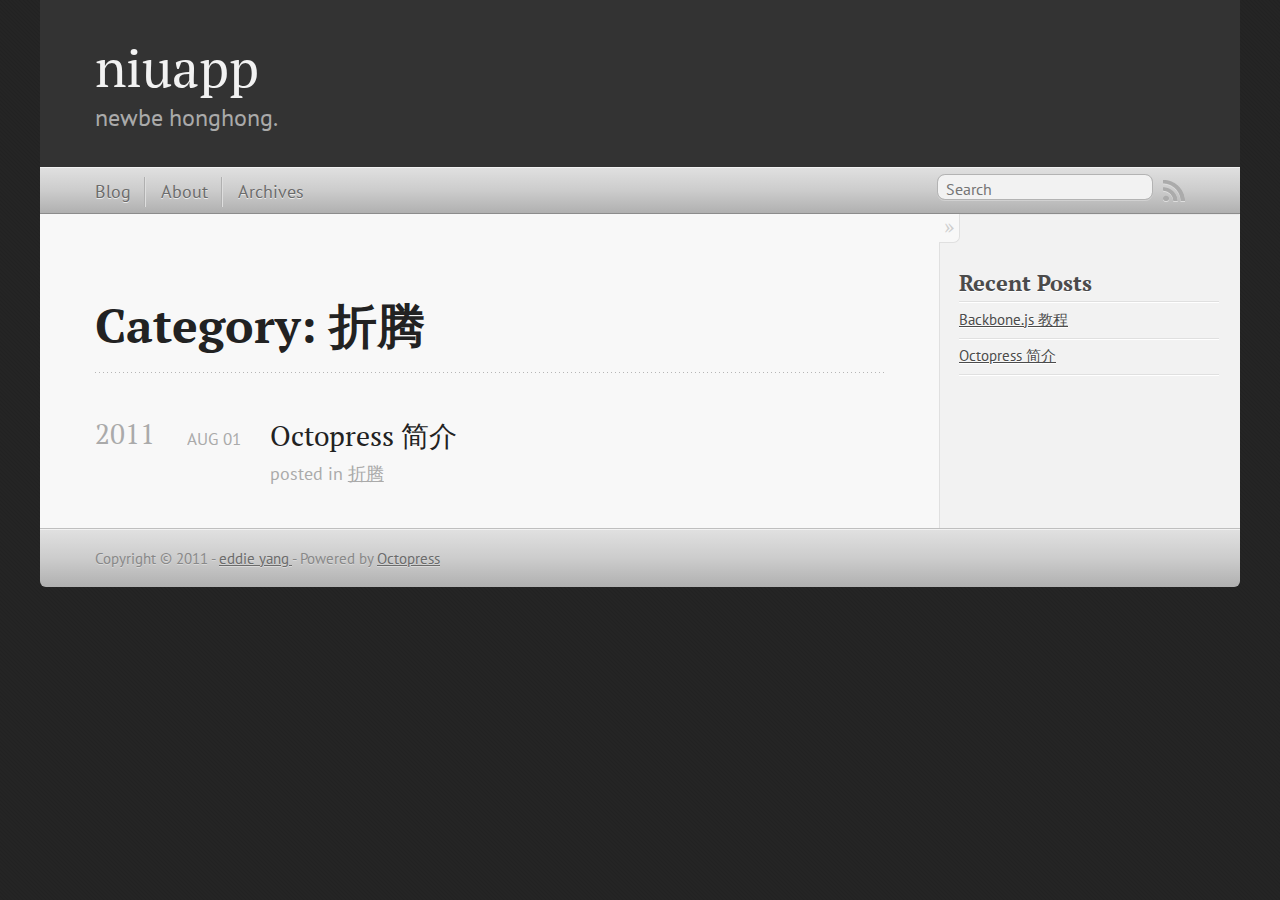
<file: blog/categories/------/index.html>
<!DOCTYPE html>
<!--[if IEMobile 7 ]><html class="no-js iem7"><![endif]-->
<!--[if lt IE 9]><html class="no-js lte-ie8"><![endif]-->
<!--[if (gt IE 8)|(gt IEMobile 7)|!(IEMobile)|!(IE)]><!--><html class="no-js" lang="en"><!--<![endif]-->
<head>
  <meta charset="utf-8">
  <title>niuapp: Category: 折腾</title>
  <meta name="author" content="eddie yang">
  
    <meta name="description" content="Category: 折腾"/>
  

  <!-- http://t.co/dKP3o1e -->
  <meta name="HandheldFriendly" content="True">
  <meta name="MobileOptimized" content="320">
  <meta name="viewport" content="width=device-width, initial-scale=1">

  

  <link rel="prerender" href="http://niuapp.com/about/">

  <link rel="canonical" href="http://niuapp.comblog/categories/------/index.html"/>
  <link href="/favicon.png" rel="shortcut icon" />
  <link href="/stylesheets/screen.css" media="screen, projection" rel="stylesheet" type="text/css">
  <script src="/javascripts/LAB.min.js"></script>
  <script>
   $LAB
   .script("/javascripts/modernizr-2.0.js")
   .script("/javascripts/jeesh.min.js")
   .script("/javascripts/octopress.js");
    </script>
  
  <link href="/atom.xml" rel="alternate" title="niuapp" type="application/atom+xml"/>
  <!--Fonts from Google's Web font directory at http://google.com/webfonts -->
<link href='http://fonts.googleapis.com/css?family=PT+Serif:regular,italic,bold,bolditalic' rel='stylesheet' type='text/css'>
<link href='http://fonts.googleapis.com/css?family=PT+Sans:regular,italic,bold,bolditalic' rel='stylesheet' type='text/css'>

</head>

<body  >
  <header><hgroup>
  <h1><a href="/">niuapp</a></h1>
  
    <h2>newbe honghong.</h2>
  
</hgroup>
</header>
  <nav role=navigation><ul role=subscription data-subscription="rss">
  <li><a href="/atom.xml" rel="subscribe-rss" title="subscribe via RSS">RSS</a></li>
  
</ul>
<form action="http://google.com/search" method="get">
  <fieldset role="site-search">
    <input type="hidden" name="q" value="site:niuapp.com" />
    <input class="search" type="text" name="q" results="0" placeholder="Search"/>
  </fieldset>
</form>
<ul role=main-navigation>
  <li><a href="/">Blog</a></li>
  <li><a href="/about/">About</a></li>
  <li><a href="/blog/archives">Archives</a></li>
</ul>

</nav>
  <div id="main">
    <div id="content">
      <div>
<article>
  <header>
    <h1 class="entry-title">Category: 折腾</h1>
    
  </header>
  <div id="blog-archives" class="category">



  
  <h2>2011</h2>

<article>
  
<h1><a href="/blog/2011/08/01/octopress-intro/">Octopress 简介</a></h1>
<time datetime="Mon Aug 01 12:35:00 +0800 2011" pubdate><span class='month'>Aug</span> <span class='day'>01</span> <span class='year'>2011</span></time>

<footer>
  <span class="categories">posted in <a class='category' href='/blog/categories/------/'>折腾</a></span>
</footer>


</article>

</div>

  
</article>

</div>

<aside role=sidebar>
  
    <section>
  <h1>Recent Posts</h1>
  <ul id="recent_posts">
    
      <li class="post">
        <a href="/blog/2011/08/02/backbone-tuts/">Backbone.js 教程</a>
      </li>
    
      <li class="post">
        <a href="/blog/2011/08/01/octopress-intro/">Octopress 简介</a>
      </li>
    
  </ul>
</section>




  
</aside>


    </div>
  </div>
  <footer><p>
Copyright &copy; 2011 - <a href="https://twitter.com/ediyang"> eddie yang </a> -
  <span class="credit">Powered by <a href="http://octopress.org">Octopress</a></span>
</p>

</footer>
  
  <script type="text/javascript">
    (function() {
      var script = document.createElement('script'); script.type = 'text/javascript'; script.async = true;
      script.src = 'https://apis.google.com/js/plusone.js';
      var s = document.getElementsByTagName('script')[0]; s.parentNode.insertBefore(script, s);
    })();
  </script>


  
  <script type="text/javascript">
    var _gaq = _gaq || [];
    _gaq.push(['_setAccount', 'UA-24846396-1']);
    _gaq.push(['_trackPageview']);

    (function() {
      var ga = document.createElement('script'); ga.type = 'text/javascript'; ga.async = true;
      ga.src = ('https:' == document.location.protocol ? 'https://ssl' : 'http://www') + '.google-analytics.com/ga.js';
      var s = document.getElementsByTagName('script')[0]; s.parentNode.insertBefore(ga, s);
    })();
  </script>


</body>
</html>
</file>
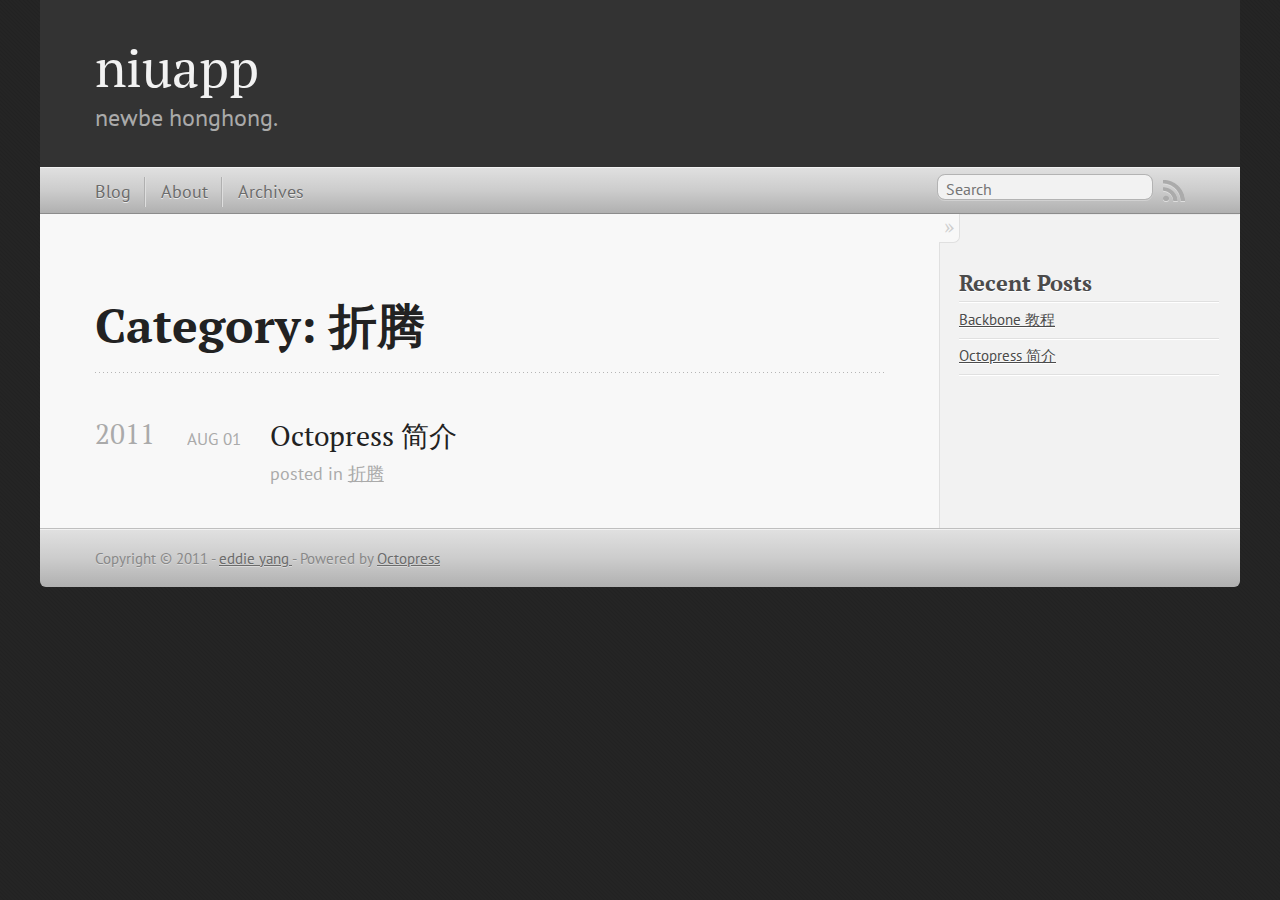
<file: blog/categories/--/index.html>
<!DOCTYPE html>
<!--[if IEMobile 7 ]><html class="no-js iem7"><![endif]-->
<!--[if lt IE 9]><html class="no-js lte-ie8"><![endif]-->
<!--[if (gt IE 8)|(gt IEMobile 7)|!(IEMobile)|!(IE)]><!--><html class="no-js" lang="en"><!--<![endif]-->
<head>
  <meta charset="utf-8">
  <title>niuapp: Category: 折腾</title>
  <meta name="author" content="eddie yang">
  
    <meta name="description" content="Category: 折腾"/>
  

  <!-- http://t.co/dKP3o1e -->
  <meta name="HandheldFriendly" content="True">
  <meta name="MobileOptimized" content="320">
  <meta name="viewport" content="width=device-width, initial-scale=1">

  

  <link rel="prerender" href="http://niuapp.com/about/">

  <link rel="canonical" href="http://niuapp.comblog/categories/--/index.html"/>
  <link href="/favicon.png" rel="shortcut icon" />
  <link href="/stylesheets/screen.css" media="screen, projection" rel="stylesheet" type="text/css">
  <script src="/javascripts/LAB.min.js"></script>
  <script>
   $LAB
   .script("/javascripts/modernizr-2.0.js")
   .script("/javascripts/jeesh.min.js")
   .script("/javascripts/octopress.js");
    </script>
  
  <link href="/atom.xml" rel="alternate" title="niuapp" type="application/atom+xml"/>
  <!--Fonts from Google's Web font directory at http://google.com/webfonts -->
<link href='http://fonts.googleapis.com/css?family=PT+Serif:regular,italic,bold,bolditalic' rel='stylesheet' type='text/css'>
<link href='http://fonts.googleapis.com/css?family=PT+Sans:regular,italic,bold,bolditalic' rel='stylesheet' type='text/css'>

</head>

<body  >
  <header><hgroup>
  <h1><a href="/">niuapp</a></h1>
  
    <h2>newbe honghong.</h2>
  
</hgroup>
</header>
  <nav role=navigation><ul role=subscription data-subscription="rss">
  <li><a href="/atom.xml" rel="subscribe-rss" title="subscribe via RSS">RSS</a></li>
  
</ul>
<form action="http://google.com/search" method="get">
  <fieldset role="site-search">
    <input type="hidden" name="q" value="site:niuapp.com" />
    <input class="search" type="text" name="q" results="0" placeholder="Search"/>
  </fieldset>
</form>
<ul role=main-navigation>
  <li><a href="/">Blog</a></li>
  <li><a href="/about/">About</a></li>
  <li><a href="/blog/archives">Archives</a></li>
</ul>

</nav>
  <div id="main">
    <div id="content">
      <div>
<article>
  <header>
    <h1 class="entry-title">Category: 折腾</h1>
    
  </header>
  <div id="blog-archives" class="category">



  
  <h2>2011</h2>

<article>
  
<h1><a href="/blog/2011/08/01/octopress-intro/">Octopress 简介</a></h1>
<time datetime="2011-08-01 12:35:00 +0800" pubdate><span class='month'>Aug</span> <span class='day'>01</span> <span class='year'>2011</span></time>

<footer>
  <span class="categories">posted in <a class='category' href='/blog/categories/--/'>折腾</a></span>
</footer>


</article>

</div>

  
</article>

</div>

<aside role=sidebar>
  
    <section>
  <h1>Recent Posts</h1>
  <ul id="recent_posts">
    
      <li class="post">
        <a href="/blog/2011/08/02/backbone-tuts/">Backbone 教程</a>
      </li>
    
      <li class="post">
        <a href="/blog/2011/08/01/octopress-intro/">Octopress 简介</a>
      </li>
    
  </ul>
</section>




  
</aside>


    </div>
  </div>
  <footer><p>
Copyright &copy; 2011 - <a href="https://twitter.com/ediyang"> eddie yang </a> -
  <span class="credit">Powered by <a href="http://octopress.org">Octopress</a></span>
</p>

</footer>
  
  <script type="text/javascript">
    (function() {
      var script = document.createElement('script'); script.type = 'text/javascript'; script.async = true;
      script.src = 'https://apis.google.com/js/plusone.js';
      var s = document.getElementsByTagName('script')[0]; s.parentNode.insertBefore(script, s);
    })();
  </script>


  
  <script type="text/javascript">
    var _gaq = _gaq || [];
    _gaq.push(['_setAccount', 'UA-24846396-1']);
    _gaq.push(['_trackPageview']);

    (function() {
      var ga = document.createElement('script'); ga.type = 'text/javascript'; ga.async = true;
      ga.src = ('https:' == document.location.protocol ? 'https://ssl' : 'http://www') + '.google-analytics.com/ga.js';
      var s = document.getElementsByTagName('script')[0]; s.parentNode.insertBefore(ga, s);
    })();
  </script>


</body>
</html>
</file>
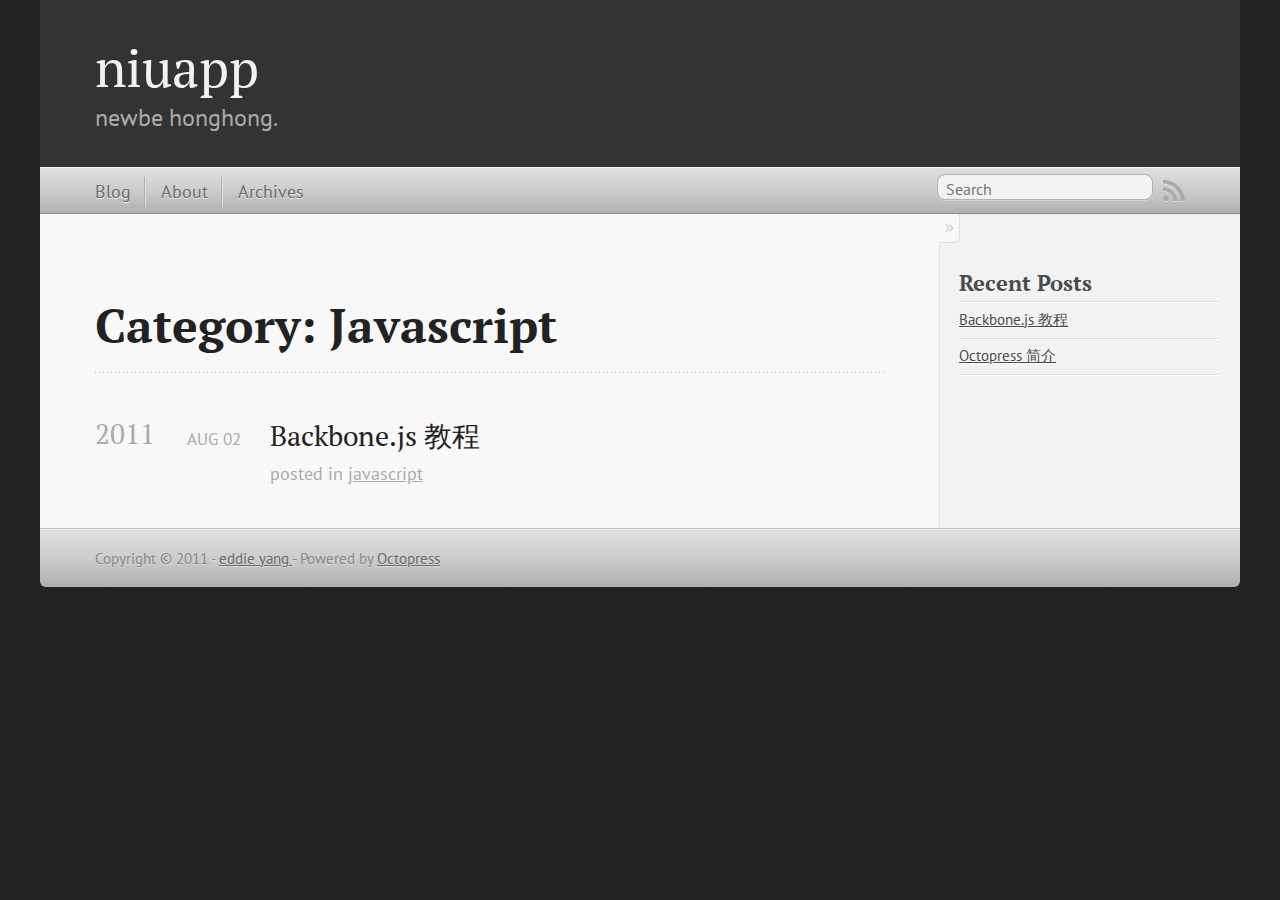
<file: blog/categories/javascript/index.html>
<!DOCTYPE html>
<!--[if IEMobile 7 ]><html class="no-js iem7"><![endif]-->
<!--[if lt IE 9]><html class="no-js lte-ie8"><![endif]-->
<!--[if (gt IE 8)|(gt IEMobile 7)|!(IEMobile)|!(IE)]><!--><html class="no-js" lang="en"><!--<![endif]-->
<head>
  <meta charset="utf-8">
  <title>niuapp: Category: javascript</title>
  <meta name="author" content="eddie yang">
  
    <meta name="description" content="Category: javascript"/>
  

  <!-- http://t.co/dKP3o1e -->
  <meta name="HandheldFriendly" content="True">
  <meta name="MobileOptimized" content="320">
  <meta name="viewport" content="width=device-width, initial-scale=1">

  

  <link rel="prerender" href="http://niuapp.com/about/">

  <link rel="canonical" href="http://niuapp.comblog/categories/javascript/index.html"/>
  <link href="/favicon.png" rel="shortcut icon" />
  <link href="/stylesheets/screen.css" media="screen, projection" rel="stylesheet" type="text/css">
  <script src="/javascripts/LAB.min.js"></script>
  <script>
   $LAB
   .script("/javascripts/modernizr-2.0.js")
   .script("/javascripts/jeesh.min.js")
   .script("/javascripts/octopress.js");
    </script>
  
  <link href="/atom.xml" rel="alternate" title="niuapp" type="application/atom+xml"/>
  <!--Fonts from Google's Web font directory at http://google.com/webfonts -->
<link href='http://fonts.googleapis.com/css?family=PT+Serif:regular,italic,bold,bolditalic' rel='stylesheet' type='text/css'>
<link href='http://fonts.googleapis.com/css?family=PT+Sans:regular,italic,bold,bolditalic' rel='stylesheet' type='text/css'>

</head>

<body  >
  <header><hgroup>
  <h1><a href="/">niuapp</a></h1>
  
    <h2>newbe honghong.</h2>
  
</hgroup>
</header>
  <nav role=navigation><ul role=subscription data-subscription="rss">
  <li><a href="/atom.xml" rel="subscribe-rss" title="subscribe via RSS">RSS</a></li>
  
</ul>
<form action="http://google.com/search" method="get">
  <fieldset role="site-search">
    <input type="hidden" name="q" value="site:niuapp.com" />
    <input class="search" type="text" name="q" results="0" placeholder="Search"/>
  </fieldset>
</form>
<ul role=main-navigation>
  <li><a href="/">Blog</a></li>
  <li><a href="/about/">About</a></li>
  <li><a href="/blog/archives">Archives</a></li>
</ul>

</nav>
  <div id="main">
    <div id="content">
      <div>
<article>
  <header>
    <h1 class="entry-title">Category: Javascript</h1>
    
  </header>
  <div id="blog-archives" class="category">



  
  <h2>2011</h2>

<article>
  
<h1><a href="/blog/2011/08/02/backbone-tuts/">Backbone.js 教程</a></h1>
<time datetime="Tue Aug 02 21:28:00 +0800 2011" pubdate><span class='month'>Aug</span> <span class='day'>02</span> <span class='year'>2011</span></time>

<footer>
  <span class="categories">posted in <a class='category' href='/blog/categories/javascript/'>javascript</a></span>
</footer>


</article>

</div>

  
</article>

</div>

<aside role=sidebar>
  
    <section>
  <h1>Recent Posts</h1>
  <ul id="recent_posts">
    
      <li class="post">
        <a href="/blog/2011/08/02/backbone-tuts/">Backbone.js 教程</a>
      </li>
    
      <li class="post">
        <a href="/blog/2011/08/01/octopress-intro/">Octopress 简介</a>
      </li>
    
  </ul>
</section>




  
</aside>


    </div>
  </div>
  <footer><p>
Copyright &copy; 2011 - <a href="https://twitter.com/ediyang"> eddie yang </a> -
  <span class="credit">Powered by <a href="http://octopress.org">Octopress</a></span>
</p>

</footer>
  
  <script type="text/javascript">
    (function() {
      var script = document.createElement('script'); script.type = 'text/javascript'; script.async = true;
      script.src = 'https://apis.google.com/js/plusone.js';
      var s = document.getElementsByTagName('script')[0]; s.parentNode.insertBefore(script, s);
    })();
  </script>


  
  <script type="text/javascript">
    var _gaq = _gaq || [];
    _gaq.push(['_setAccount', 'UA-24846396-1']);
    _gaq.push(['_trackPageview']);

    (function() {
      var ga = document.createElement('script'); ga.type = 'text/javascript'; ga.async = true;
      ga.src = ('https:' == document.location.protocol ? 'https://ssl' : 'http://www') + '.google-analytics.com/ga.js';
      var s = document.getElementsByTagName('script')[0]; s.parentNode.insertBefore(ga, s);
    })();
  </script>


</body>
</html>
</file>
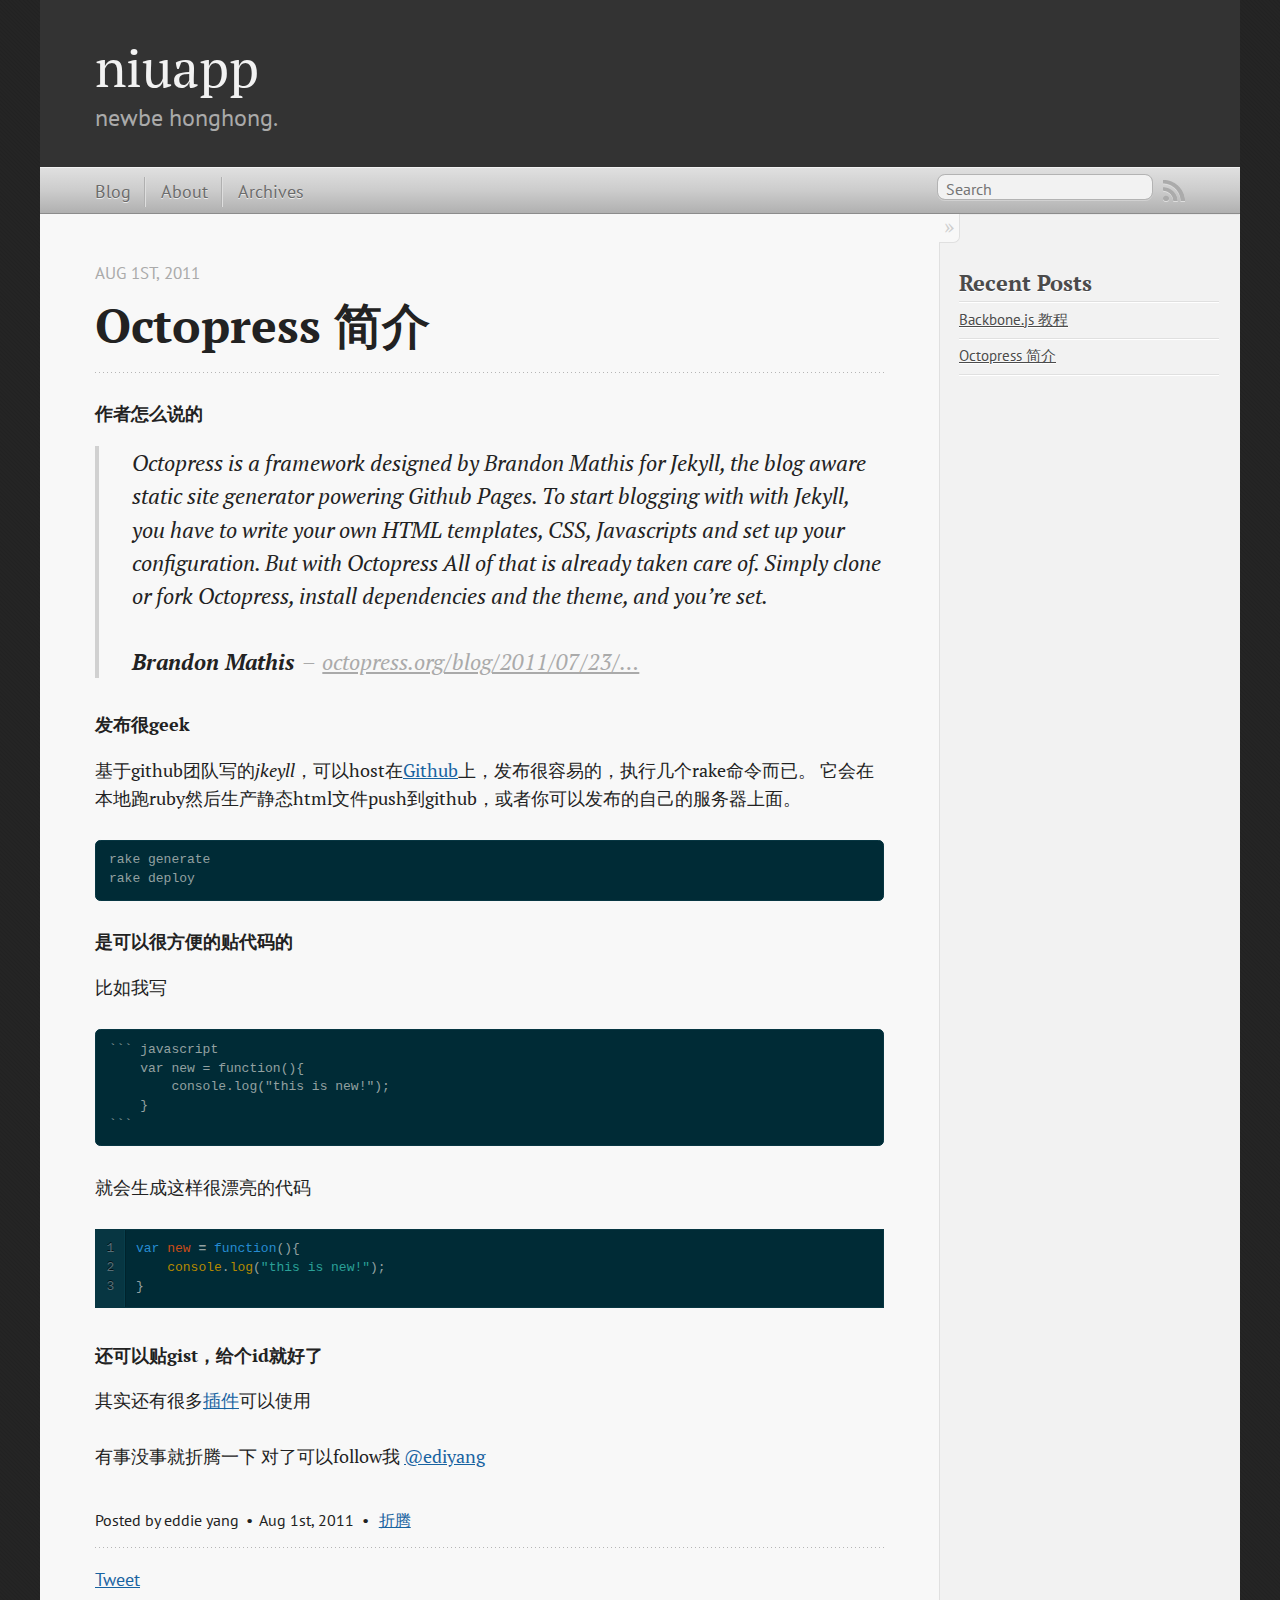
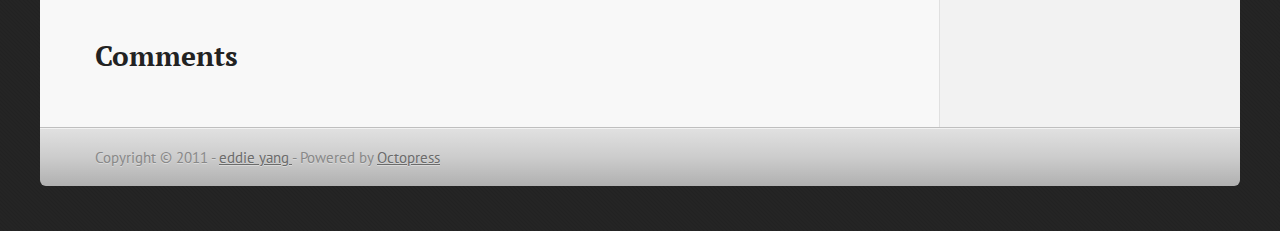
<file: blog/2011/08/01/octopress-intro/index.html>
<!DOCTYPE html>
<!--[if IEMobile 7 ]><html class="no-js iem7"><![endif]-->
<!--[if lt IE 9]><html class="no-js lte-ie8"><![endif]-->
<!--[if (gt IE 8)|(gt IEMobile 7)|!(IEMobile)|!(IE)]><!--><html class="no-js" lang="en"><!--<![endif]-->
<head>
  <meta charset="utf-8">
  <title>niuapp: Octopress 简介</title>
  <meta name="author" content="eddie yang">
  

  <!-- http://t.co/dKP3o1e -->
  <meta name="HandheldFriendly" content="True">
  <meta name="MobileOptimized" content="320">
  <meta name="viewport" content="width=device-width, initial-scale=1">

  

  <link rel="prerender" href="http://niuapp.com/about/">

  <link rel="canonical" href="http://niuapp.com/blog/2011/08/01/octopress-intro/"/>
  <link href="/favicon.png" rel="shortcut icon" />
  <link href="/stylesheets/screen.css" media="screen, projection" rel="stylesheet" type="text/css">
  <script src="/javascripts/LAB.min.js"></script>
  <script>
   $LAB
   .script("/javascripts/modernizr-2.0.js")
   .script("/javascripts/jeesh.min.js")
   .script("/javascripts/octopress.js");
    </script>
  
  <link href="/atom.xml" rel="alternate" title="niuapp" type="application/atom+xml"/>
  <!--Fonts from Google's Web font directory at http://google.com/webfonts -->
<link href='http://fonts.googleapis.com/css?family=PT+Serif:regular,italic,bold,bolditalic' rel='stylesheet' type='text/css'>
<link href='http://fonts.googleapis.com/css?family=PT+Sans:regular,italic,bold,bolditalic' rel='stylesheet' type='text/css'>

</head>

<body  >
  <header><hgroup>
  <h1><a href="/">niuapp</a></h1>
  
    <h2>newbe honghong.</h2>
  
</hgroup>
</header>
  <nav role=navigation><ul role=subscription data-subscription="rss">
  <li><a href="/atom.xml" rel="subscribe-rss" title="subscribe via RSS">RSS</a></li>
  
</ul>
<form action="http://google.com/search" method="get">
  <fieldset role="site-search">
    <input type="hidden" name="q" value="site:niuapp.com" />
    <input class="search" type="text" name="q" results="0" placeholder="Search"/>
  </fieldset>
</form>
<ul role=main-navigation>
  <li><a href="/">Blog</a></li>
  <li><a href="/about/">About</a></li>
  <li><a href="/blog/archives">Archives</a></li>
</ul>

</nav>
  <div id="main">
    <div id="content">
      <div>
<article class="hentry">
  
  <header>
    
      <h1 class="entry-title">Octopress 简介</h1>
    
    
      <p class="meta">




<time datetime="Mon Aug 01 12:35:00 +0800 2011" pubdate  updated >Aug 1<span>st</span>, 2011</time>


</p>
    
  </header>


<div class="entry-content"><h4>作者怎么说的</h4>

<blockquote><p>Octopress is a framework designed by Brandon Mathis for Jekyll, the blog aware static site generator powering Github Pages. To start blogging with with Jekyll, you have to write your own HTML templates, CSS, Javascripts and set up your configuration. But with Octopress All of that is already taken care of. Simply clone or fork Octopress, install dependencies and the theme, and you’re set.</p><footer><strong>Brandon Mathis</strong><cite><a href='http://octopress.org/blog/2011/07/23/octopress-20-surfaces/'>octopress.org/blog/2011/07/23/&hellip;</a></cite></footer></blockquote>


<h4>发布很geek</h4>

<p>基于github团队写的<em>jkeyll</em>，可以host在<a href="https://github.com/">Github</a>上，发布很容易的，执行几个rake命令而已。
它会在本地跑ruby然后生产静态html文件push到github，或者你可以发布的自己的服务器上面。</p>

<div><figure role=code><pre><code>rake generate 
rake deploy</code></pre></figure></div>


<h4>是可以很方便的贴代码的</h4>

<p>比如我写</p>

<div><figure role=code><pre><code>``` javascript
    var new = function(){
        console.log("this is new!");
    }
```</code></pre></figure></div>


<p>就会生成这样很漂亮的代码</p>

<div class="highlight"><table cellpadding="0" cellspacing="0"><tr><td class="gutter"><pre class="line-numbers"><span class='line'>1</span>
<span class='line'>2</span>
<span class='line'>3</span>
</pre></td><td class='code' width='100%'><pre><code class='javascript'><div class='line'><span class="kd">var</span> <span class="k">new</span> <span class="o">=</span> <span class="kd">function</span><span class="p">(){</span>
</div><div class='line'>    <span class="nx">console</span><span class="p">.</span><span class="nx">log</span><span class="p">(</span><span class="s2">&quot;this is new!&quot;</span><span class="p">);</span>
</div><div class='line'><span class="p">}</span>
</div></code></pre></td></tr></table></div>

<h4>还可以贴gist，给个id就好了</h4>

<div><script src='https://gist.github.com/798569.js?file='></script>
<noscript><pre><code>/*
 * Author: http://stuffandnonsense.co.uk/blog/about/hardboiled_css3_media_queries/
 */

/* Smartphones (portrait and landscape) ----------- */
@media only screen 
and (min-device-width : 320px) 
and (max-device-width : 480px) {
/* Styles */
}

/* Smartphones (landscape) ----------- */
@media only screen 
and (min-width : 321px) {
/* Styles */
}

/* Smartphones (portrait) ----------- */
@media only screen 
and (max-width : 320px) {
/* Styles */
}

/* iPads (portrait and landscape) ----------- */
@media only screen 
and (min-device-width : 768px) 
and (max-device-width : 1024px) {
/* Styles */
}

/* iPads (landscape) ----------- */
@media only screen 
and (min-device-width : 768px) 
and (max-device-width : 1024px) 
and (orientation : landscape) {
/* Styles */
}

/* iPads (portrait) ----------- */
@media only screen 
and (min-device-width : 768px) 
and (max-device-width : 1024px) 
and (orientation : portrait) {
/* Styles */
}

/* Desktops and laptops ----------- */
@media only screen 
and (min-width : 1224px) {
/* Styles */
}

/* Large screens ----------- */
@media only screen 
and (min-width : 1824px) {
/* Styles */
}

/* iPhone 4 ----------- */
@media
only screen and (-webkit-min-device-pixel-ratio : 1.5),
only screen and (min-device-pixel-ratio : 1.5) {
/* Styles */
}</code></pre></noscript></div>


<p>其实还有很多<a href="http://octopress.org/docs/blogging/plugins/">插件</a>可以使用</p>

<p>有事没事就折腾一下 对了可以follow我 <a href="https://twitter.com/#!/ediyang">@ediyang</a></p>
</div>


  <footer>
    <p class="meta">
      
  

<span class="byline author vcard">Posted by <span class="fn">eddie yang</span></span>

      




<time datetime="Mon Aug 01 12:35:00 +0800 2011" pubdate  updated >Aug 1<span>st</span>, 2011</time>



      

<span class="categories">
  
    <a class='category' href='/blog/categories/------/'>折腾</a>
  
</span>


    </p>
    
      <div class="sharing">
  
  <a href="http://twitter.com/share" class="twitter-share-button" data-url="http://niuapp.com/blog/2011/08/01/octopress-intro/" data-via="" data-counturl="http://niuapp.com/blog/2011/08/01/octopress-intro/" >Tweet</a>
  
  
  <g:plusone size="medium"></g:plusone>
  
</div>

    
  </footer>
</article>

  <section>
    <h1>Comments</h1>
    <div id="disqus_thread"><div id="disqus_thread"></div>
<script type="text/javascript">
  var disqus_shortname = 'ediyanglog';
  var disqus_identifier = 'http://niuapp.com/blog/2011/08/01/octopress-intro/';
  var disqus_url = 'http://niuapp.com/blog/2011/08/01/octopress-intro/';
  //var disqus_developer = 1;
  (function() {
    var dsq = document.createElement('script'); dsq.type = 'text/javascript'; dsq.async = true;
    dsq.src = 'http://' + disqus_shortname + '.disqus.com/embed.js';
    (document.getElementsByTagName('head')[0] || document.getElementsByTagName('body')[0]).appendChild(dsq);
  })();
</script>
<noscript>Please enable JavaScript to view the <a href="http://disqus.com/?ref_noscript">comments powered by Disqus.</a></noscript>
</div>
  </section>

</div>

<aside role=sidebar>
  
    <section>
  <h1>Recent Posts</h1>
  <ul id="recent_posts">
    
      <li class="post">
        <a href="/blog/2011/08/02/backbone-tuts/">Backbone.js 教程</a>
      </li>
    
      <li class="post">
        <a href="/blog/2011/08/01/octopress-intro/">Octopress 简介</a>
      </li>
    
  </ul>
</section>




  
</aside>


    </div>
  </div>
  <footer><p>
Copyright &copy; 2011 - <a href="https://twitter.com/ediyang"> eddie yang </a> -
  <span class="credit">Powered by <a href="http://octopress.org">Octopress</a></span>
</p>

</footer>
  
  <script type="text/javascript">
    (function() {
      var script = document.createElement('script'); script.type = 'text/javascript'; script.async = true;
      script.src = 'https://apis.google.com/js/plusone.js';
      var s = document.getElementsByTagName('script')[0]; s.parentNode.insertBefore(script, s);
    })();
  </script>


  
  <script type="text/javascript">
    var _gaq = _gaq || [];
    _gaq.push(['_setAccount', 'UA-24846396-1']);
    _gaq.push(['_trackPageview']);

    (function() {
      var ga = document.createElement('script'); ga.type = 'text/javascript'; ga.async = true;
      ga.src = ('https:' == document.location.protocol ? 'https://ssl' : 'http://www') + '.google-analytics.com/ga.js';
      var s = document.getElementsByTagName('script')[0]; s.parentNode.insertBefore(ga, s);
    })();
  </script>


</body>
</html>
</file>
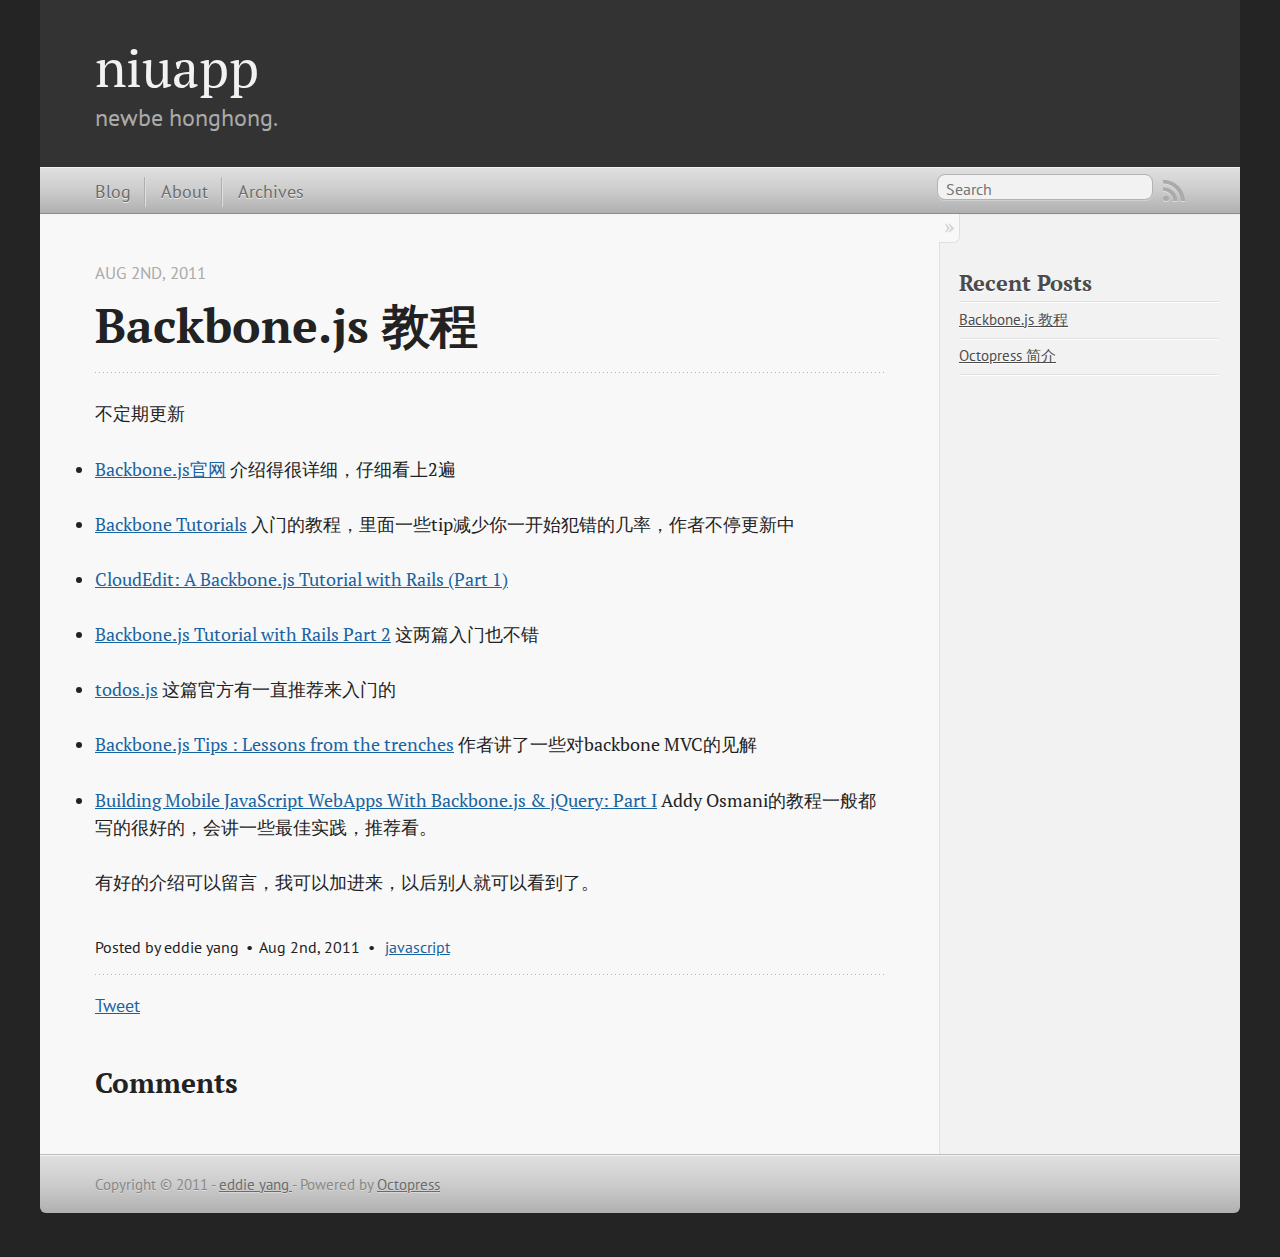
<file: blog/2011/08/02/backbone-tuts/index.html>
<!DOCTYPE html>
<!--[if IEMobile 7 ]><html class="no-js iem7"><![endif]-->
<!--[if lt IE 9]><html class="no-js lte-ie8"><![endif]-->
<!--[if (gt IE 8)|(gt IEMobile 7)|!(IEMobile)|!(IE)]><!--><html class="no-js" lang="en"><!--<![endif]-->
<head>
  <meta charset="utf-8">
  <title>niuapp: Backbone.js 教程</title>
  <meta name="author" content="eddie yang">
  

  <!-- http://t.co/dKP3o1e -->
  <meta name="HandheldFriendly" content="True">
  <meta name="MobileOptimized" content="320">
  <meta name="viewport" content="width=device-width, initial-scale=1">

  

  <link rel="prerender" href="http://niuapp.com/about/">

  <link rel="canonical" href="http://niuapp.com/blog/2011/08/02/backbone-tuts/"/>
  <link href="/favicon.png" rel="shortcut icon" />
  <link href="/stylesheets/screen.css" media="screen, projection" rel="stylesheet" type="text/css">
  <script src="/javascripts/LAB.min.js"></script>
  <script>
   $LAB
   .script("/javascripts/modernizr-2.0.js")
   .script("/javascripts/jeesh.min.js")
   .script("/javascripts/octopress.js");
    </script>
  
  <link href="/atom.xml" rel="alternate" title="niuapp" type="application/atom+xml"/>
  <!--Fonts from Google's Web font directory at http://google.com/webfonts -->
<link href='http://fonts.googleapis.com/css?family=PT+Serif:regular,italic,bold,bolditalic' rel='stylesheet' type='text/css'>
<link href='http://fonts.googleapis.com/css?family=PT+Sans:regular,italic,bold,bolditalic' rel='stylesheet' type='text/css'>

</head>

<body  >
  <header><hgroup>
  <h1><a href="/">niuapp</a></h1>
  
    <h2>newbe honghong.</h2>
  
</hgroup>
</header>
  <nav role=navigation><ul role=subscription data-subscription="rss">
  <li><a href="/atom.xml" rel="subscribe-rss" title="subscribe via RSS">RSS</a></li>
  
</ul>
<form action="http://google.com/search" method="get">
  <fieldset role="site-search">
    <input type="hidden" name="q" value="site:niuapp.com" />
    <input class="search" type="text" name="q" results="0" placeholder="Search"/>
  </fieldset>
</form>
<ul role=main-navigation>
  <li><a href="/">Blog</a></li>
  <li><a href="/about/">About</a></li>
  <li><a href="/blog/archives">Archives</a></li>
</ul>

</nav>
  <div id="main">
    <div id="content">
      <div>
<article class="hentry">
  
  <header>
    
      <h1 class="entry-title">Backbone.js 教程</h1>
    
    
      <p class="meta">




<time datetime="Tue Aug 02 21:28:00 +0800 2011" pubdate  updated >Aug 2<span>nd</span>, 2011</time>


</p>
    
  </header>


<div class="entry-content"><p>不定期更新</p>

<ul>
<li><p><a href="http://documentcloud.github.com/backbone/">Backbone.js官网</a>
介绍得很详细，仔细看上2遍</p></li>
<li><p><a href="http://backbonetutorials.com/">Backbone Tutorials</a>
入门的教程，里面一些tip减少你一开始犯错的几率，作者不停更新中</p></li>
<li><p><a href="http://www.jamesyu.org/2011/01/27/cloudedit-a-backbone-js-tutorial-by-example/">CloudEdit: A Backbone.js Tutorial with Rails (Part 1)</a></p></li>
<li><p><a href="http://www.jamesyu.org/2011/02/09/backbone.js-tutorial-with-rails-part-2/">Backbone.js Tutorial with Rails Part 2</a>
这两篇入门也不错</p></li>
<li><p><a href="http://documentcloud.github.com/backbone/docs/todos.html">todos.js</a>
这篇官方有一直推荐来入门的</p></li>
<li><p><a href="http://scraps.hecticjeff.net/backbonejs-tips-lessons-from-the-trenches">Backbone.js Tips : Lessons from the trenches</a>
作者讲了一些对backbone MVC的见解</p></li>
<li><p><a href="http://msdn.microsoft.com/zh-cn/scriptjunkie/hh377172.aspx">Building Mobile JavaScript WebApps With Backbone.js &amp; jQuery: Part I</a>
Addy Osmani的教程一般都写的很好的，会讲一些最佳实践，推荐看。</p></li>
</ul>


<p>有好的介绍可以留言，我可以加进来，以后别人就可以看到了。</p>
</div>


  <footer>
    <p class="meta">
      
  

<span class="byline author vcard">Posted by <span class="fn">eddie yang</span></span>

      




<time datetime="Tue Aug 02 21:28:00 +0800 2011" pubdate  updated >Aug 2<span>nd</span>, 2011</time>



      

<span class="categories">
  
    <a class='category' href='/blog/categories/javascript/'>javascript</a>
  
</span>


    </p>
    
      <div class="sharing">
  
  <a href="http://twitter.com/share" class="twitter-share-button" data-url="http://niuapp.com/blog/2011/08/02/backbone-tuts/" data-via="" data-counturl="http://niuapp.com/blog/2011/08/02/backbone-tuts/" >Tweet</a>
  
  
  <g:plusone size="medium"></g:plusone>
  
</div>

    
  </footer>
</article>

  <section>
    <h1>Comments</h1>
    <div id="disqus_thread"><div id="disqus_thread"></div>
<script type="text/javascript">
  var disqus_shortname = 'ediyanglog';
  var disqus_identifier = 'http://niuapp.com/blog/2011/08/02/backbone-tuts/';
  var disqus_url = 'http://niuapp.com/blog/2011/08/02/backbone-tuts/';
  //var disqus_developer = 1;
  (function() {
    var dsq = document.createElement('script'); dsq.type = 'text/javascript'; dsq.async = true;
    dsq.src = 'http://' + disqus_shortname + '.disqus.com/embed.js';
    (document.getElementsByTagName('head')[0] || document.getElementsByTagName('body')[0]).appendChild(dsq);
  })();
</script>
<noscript>Please enable JavaScript to view the <a href="http://disqus.com/?ref_noscript">comments powered by Disqus.</a></noscript>
</div>
  </section>

</div>

<aside role=sidebar>
  
    <section>
  <h1>Recent Posts</h1>
  <ul id="recent_posts">
    
      <li class="post">
        <a href="/blog/2011/08/02/backbone-tuts/">Backbone.js 教程</a>
      </li>
    
      <li class="post">
        <a href="/blog/2011/08/01/octopress-intro/">Octopress 简介</a>
      </li>
    
  </ul>
</section>




  
</aside>


    </div>
  </div>
  <footer><p>
Copyright &copy; 2011 - <a href="https://twitter.com/ediyang"> eddie yang </a> -
  <span class="credit">Powered by <a href="http://octopress.org">Octopress</a></span>
</p>

</footer>
  
  <script type="text/javascript">
    (function() {
      var script = document.createElement('script'); script.type = 'text/javascript'; script.async = true;
      script.src = 'https://apis.google.com/js/plusone.js';
      var s = document.getElementsByTagName('script')[0]; s.parentNode.insertBefore(script, s);
    })();
  </script>


  
  <script type="text/javascript">
    var _gaq = _gaq || [];
    _gaq.push(['_setAccount', 'UA-24846396-1']);
    _gaq.push(['_trackPageview']);

    (function() {
      var ga = document.createElement('script'); ga.type = 'text/javascript'; ga.async = true;
      ga.src = ('https:' == document.location.protocol ? 'https://ssl' : 'http://www') + '.google-analytics.com/ga.js';
      var s = document.getElementsByTagName('script')[0]; s.parentNode.insertBefore(ga, s);
    })();
  </script>


</body>
</html>
</file>
<file: stylesheets/screen.css>
@charset "UTF-8";html,body,div,span,applet,object,iframe,h1,h2,h3,h4,h5,h6,p,blockquote,pre,a,abbr,acronym,address,big,cite,code,del,dfn,em,img,ins,kbd,q,s,samp,small,strike,strong,sub,sup,tt,var,b,u,i,center,dl,dt,dd,ol,ul,li,fieldset,form,label,legend,table,caption,tbody,tfoot,thead,tr,th,td,article,aside,canvas,details,embed,figure,figcaption,footer,header,hgroup,menu,nav,output,ruby,section,summary,time,mark,audio,video{margin:0;padding:0;border:0;font-size:100%;font:inherit;vertical-align:baseline}body{line-height:1}ol,ul{list-style:none}table{border-collapse:collapse;border-spacing:0}caption,th,td{text-align:left;font-weight:normal;vertical-align:middle}q,blockquote{quotes:none}q:before,q:after,blockquote:before,blockquote:after{content:"";content:none}a img{border:none}article,aside,details,figcaption,figure,footer,header,hgroup,menu,nav,section,summary{display:block}article,aside,details,figcaption,figure,footer,header,hgroup,menu,nav,section,summary{display:block}a{color:#1863a1}a:visited{color:#751590}a:focus{color:#0181eb}a:hover{color:#0181eb}a:active{color:#01579f}aside[role=sidebar] a{color:#1863a1}aside[role=sidebar] a:focus{color:#0181eb}aside[role=sidebar] a:hover{color:#0181eb}aside[role=sidebar] a:active{color:#01579f}a{-moz-transition:color 0.3s;-webkit-transition:color 0.3s;-o-transition:color 0.3s;transition:color 0.3s}html{background:#252525 url('/images/line-tile.png?1312170577') top left}body > div{background:#f2f2f2 url(https://s3-ap-northeast-1.amazonaws.com/macwalls/noise.png) top left;border-bottom:1px solid #bfbfbf}body > div > div{background:#f8f8f8 url(https://s3-ap-northeast-1.amazonaws.com/macwalls/noise.png) top left;border-right:1px solid #e0e0e0}.heading,body > header h1,h1,h2,h3,h4,h5,h6{font-family:"PT Serif", "Georgia", "Helvetica Neue", Arial, sans-serif}.sans,body > header h2,body > nav form .search,body > nav a,article header p.meta,article > footer,#content .blog-index footer,html .gist .gist-file .gist-meta,#blog-archives a.category,#blog-archives time,aside[role=sidebar] section,body > footer{font-family:"PT Sans", "Helvetica Neue", Arial, sans-serif}.serif,body,#content .blog-index a[rel=full-article]{font-family:"PT Serif", Georgia, Times, "Times New Roman", serif}.mono,pre,p code{font-family:Menlo, Monaco, "Andale Mono", "lucida console", "Courier New", monospace}body > header h1{font-size:2.2em;font-weight:normal;line-height:1.2em;margin-bottom:0.6667em}body{line-height:1.5em;color:#222}h1{font-size:2.2em;line-height:1.2em}@media only screen and (min-width: 992px){body{font-size:1.15em}h1{font-size:2.6em;line-height:1.2em}}h1,h2,h3,h4,h5,h6{text-rendering:optimizelegibility;margin-bottom:1em;font-weight:bold}h2,section h1{font-size:1.5em}h3,section h2,section section h1{font-size:1.3em}h4,section h3,section section h2,section section section h1{font-size:1em}h5,section h4,section section h3{font-size:.9em}h6,section h5,section section h4,section section section h3{font-size:.8em}p,blockquote,ul,ol{margin-bottom:1.5em}ul{list-style-type:disc}ul ul{list-style-type:circle}ul ul ul{list-style-type:square}ol{list-style-type:decimal}ol ol{list-style-type:lower-alpha}ol ol ol{list-style-type:lower-roman}ul,ul ul,ul ol,ol,ol ul,ol ol{margin-left:1.3em}strong{font-weight:bold}em{font-style:italic}sup,sub{font-size:0.8em;position:relative;display:inline-block}sup{top:-0.5em}sub{bottom:-0.5em}q{font-style:italic}q:before{content:"\201C"}q:after{content:"\201D"}em,dfn{font-style:italic}strong,dfn{font-weight:bold}del,s{text-decoration:line-through}abbr,acronym{border-bottom:1px dotted;cursor:help}sub,sup{line-height:0}hr{margin-bottom:0.2em}small{font-size:.8em}big{font-size:1.2em}blockquote{font-style:italic;position:relative;font-size:1.2em;line-height:1.5em;padding-left:1em;border-left:4px solid rgba(170,170,170,0.5)}blockquote cite{font-style:italic}blockquote cite a{color:#aaa !important;word-wrap:break-word}blockquote cite:before{content:'–';padding-right:.3em;padding-left:.3em;color:#aaa}@media only screen and (min-width: 992px){blockquote{padding-left:1.5em;border-left-width:4px}}.has-pullquote:before{padding:0;border:none;content:attr(data-pullquote);float:right;width:45%;margin:.5em 0 1em 1.5em;position:relative;top:7px;font-size:1.4em;line-height:1.45em}.force-wrap,article a,aside[role=sidebar] a{white-space:-moz-pre-wrap;white-space:-pre-wrap;white-space:-o-pre-wrap;white-space:pre-wrap;word-wrap:break-word}.group,body > header,body > nav,body > footer,body #content > article,body #content > div > article,body #content > div > section,body nav[role=pagination],aside[role=sidebar],#main,#content,.collapse-sidebar aside[role=sidebar]{*zoom:1}.group:after,body > header:after,body > nav:after,body > footer:after,body #content > article:after,body #content > div > article:after,body #content > div > section:after,body nav[role=pagination]:after,aside[role=sidebar]:after,#main:after,#content:after,.collapse-sidebar aside[role=sidebar]:after{content:"";display:table;clear:both}body{-webkit-text-size-adjust:none;max-width:1200px;position:relative;margin:0 auto}body > header,body > nav,body > footer,body #content > article,body #content > div > article,body #content > div > section,body nav[role=pagination]{padding-left:18px;padding-right:18px}@media only screen and (min-width: 480px){body > header,body > nav,body > footer,body #content > article,body #content > div > article,body #content > div > section,body nav[role=pagination]{padding-left:25px;padding-right:25px}}@media only screen and (min-width: 768px){body > header,body > nav,body > footer,body #content > article,body #content > div > article,body #content > div > section,body nav[role=pagination]{padding-left:35px;padding-right:35px}}@media only screen and (min-width: 992px){body > header,body > nav,body > footer,body #content > article,body #content > div > article,body #content > div > section,body nav[role=pagination]{padding-left:55px;padding-right:55px}}body > header{font-size:1em;padding-top:1.5em;padding-bottom:1.5em}#content > div,#content > article{width:100%}aside[role=sidebar]{float:none;padding:0 18px 1px;background-color:#f7f7f7;border-top:1px solid #e0e0e0}.toggle-sidebar,.no-sidebar .toggle-sidebar{display:none}@media only screen and (min-width: 750px){body.sidebar-footer aside[role=sidebar]{float:none;width:auto;clear:left;margin:0;padding:0 35px 1px;background-color:#f7f7f7;border-top:1px solid #eaeaea}body.sidebar-footer aside[role=sidebar] section.odd,body.sidebar-footer aside[role=sidebar] section.even{float:left;width:48%}body.sidebar-footer aside[role=sidebar] section.odd{margin-left:0}body.sidebar-footer aside[role=sidebar] section.even{margin-left:4%}body.sidebar-footer aside[role=sidebar].thirds section{width:30%;margin-left:5%}body.sidebar-footer aside[role=sidebar].thirds section.first{margin-left:0}}body.sidebar-footer #content{margin-right:0px}body.sidebar-footer .toggle-sidebar{display:none}@media only screen and (min-width: 550px){body > header{font-size:1em}}@media only screen and (min-width: 750px){aside[role=sidebar]{float:none;width:auto;clear:left;margin:0;padding:0 35px 1px;background-color:#f7f7f7;border-top:1px solid #eaeaea}aside[role=sidebar] section.odd,aside[role=sidebar] section.even{float:left;width:48%}aside[role=sidebar] section.odd{margin-left:0}aside[role=sidebar] section.even{margin-left:4%}aside[role=sidebar].thirds section{width:30%;margin-left:5%}aside[role=sidebar].thirds section.first{margin-left:0}}@media only screen and (min-width: 768px){body{-webkit-text-size-adjust:auto}body > header{font-size:1.2em}#main{padding:0;margin:0 auto}#content{margin-right:240px;position:relative}.no-sidebar #content{margin-right:0}.collapse-sidebar #content{margin-right:20px}#content > div,#content > article{padding-top:17.5px;padding-bottom:17.5px;float:left}aside[role=sidebar]{width:210px;padding:0 15px 15px;background:none;clear:none;float:left;margin:0 -100% 0 0}aside[role=sidebar] section{width:auto;margin-left:0}aside[role=sidebar] section.odd,aside[role=sidebar] section.even{float:none;width:auto;margin-left:0}.collapse-sidebar aside[role=sidebar]{float:none;width:auto;clear:left;margin:0;padding:0 35px 1px;background-color:#f7f7f7;border-top:1px solid #eaeaea}.collapse-sidebar aside[role=sidebar] section.odd,.collapse-sidebar aside[role=sidebar] section.even{float:left;width:48%}.collapse-sidebar aside[role=sidebar] section.odd{margin-left:0}.collapse-sidebar aside[role=sidebar] section.even{margin-left:4%}.collapse-sidebar aside[role=sidebar].thirds section{width:30%;margin-left:5%}.collapse-sidebar aside[role=sidebar].thirds section.first{margin-left:0}}@media only screen and (min-width: 992px){body > header{font-size:1.3em}#content{margin-right:300px}#content > div,#content > article{padding-top:27.5px;padding-bottom:27.5px}aside[role=sidebar]{width:260px;padding:1.2em 20px 20px}.collapse-sidebar aside[role=sidebar]{padding-left:55px;padding-right:55px}}@media only screen and (min-width: 768px){ul,ol{margin-left:0}}body > header{background:#333}body > header h1{display:inline-block;margin:0}body > header h1 a,body > header h1 a:visited,body > header h1 a:hover{color:#f2f2f2;text-decoration:none}body > header h2{margin:.2em 0 0;font-size:1em;color:#aaa;font-weight:normal}body > nav{position:relative;background-color:#ccc;background:url(https://s3-ap-northeast-1.amazonaws.com/macwalls/noise.png),-webkit-gradient(linear, 50% 0%, 50% 100%, color-stop(0%, #e0e0e0), color-stop(50%, #cccccc), color-stop(100%, #b0b0b0));background:url(https://s3-ap-northeast-1.amazonaws.com/macwalls/noise.png),-webkit-linear-gradient(#e0e0e0,#cccccc,#b0b0b0);background:url(https://s3-ap-northeast-1.amazonaws.com/macwalls/noise.png),-moz-linear-gradient(#e0e0e0,#cccccc,#b0b0b0);background:url(https://s3-ap-northeast-1.amazonaws.com/macwalls/noise.png),-o-linear-gradient(#e0e0e0,#cccccc,#b0b0b0);background:url(https://s3-ap-northeast-1.amazonaws.com/macwalls/noise.png),-ms-linear-gradient(#e0e0e0,#cccccc,#b0b0b0);background:url(https://s3-ap-northeast-1.amazonaws.com/macwalls/noise.png),linear-gradient(#e0e0e0,#cccccc,#b0b0b0);border-top:1px solid #f2f2f2;border-bottom:1px solid #8c8c8c;padding-top:.35em;padding-bottom:.35em}body > nav form{-moz-background-clip:padding;-webkit-background-clip:padding;-o-background-clip:padding-box;-ms-background-clip:padding-box;-khtml-background-clip:padding-box;background-clip:padding-box;margin:0;padding:0}body > nav form .search{padding:.3em .5em 0;font-size:.85em;line-height:1.1em;width:95%;-moz-border-radius:0.5em;-webkit-border-radius:0.5em;-o-border-radius:0.5em;-ms-border-radius:0.5em;-khtml-border-radius:0.5em;border-radius:0.5em;-moz-background-clip:padding;-webkit-background-clip:padding;-o-background-clip:padding-box;-ms-background-clip:padding-box;-khtml-background-clip:padding-box;background-clip:padding-box;-moz-box-shadow:#d1d1d1 0 1px;-webkit-box-shadow:#d1d1d1 0 1px;-o-box-shadow:#d1d1d1 0 1px;box-shadow:#d1d1d1 0 1px;background-color:#f2f2f2;border:1px solid #b3b3b3;color:#888}body > nav form .search:focus{color:#444;border-color:#80b1df;-moz-box-shadow:#80b1df 0 0 4px,#80b1df 0 0 3px inset;-webkit-box-shadow:#80b1df 0 0 4px,#80b1df 0 0 3px inset;-o-box-shadow:#80b1df 0 0 4px,#80b1df 0 0 3px inset;box-shadow:#80b1df 0 0 4px,#80b1df 0 0 3px inset;background-color:#fff;outline:none}body > nav fieldset[role=site-search]{float:right;width:48%}body > nav fieldset[role=mobile-nav]{float:left;width:48%}body > nav fieldset[role=mobile-nav] select{width:100%;font-size:.8em;border:1px solid #888}body > nav ul{display:none}@media only screen and (min-width: 550px){body > nav{font-size:.9em}body > nav ul{margin:0;padding:0;border:0;overflow:hidden;*zoom:1;float:left;display:block;padding-top:.15em}body > nav ul li{list-style-image:none;list-style-type:none;margin-left:0px;white-space:nowrap;display:inline;float:left;padding-left:0;padding-right:0}body > nav ul li:first-child,body > nav ul li.first{padding-left:0}body > nav ul li:last-child{padding-right:0}body > nav ul li.last{padding-right:0}body > nav ul[role=subscription]{margin-left:.8em;float:right}body > nav ul[role=subscription] li:last-child a{padding-right:0}body > nav ul li{margin:0}body > nav a{color:#6b6b6b;text-shadow:#ebebeb 0 1px;float:left;text-decoration:none;font-size:1.1em;padding:.1em 0;line-height:1.5em}body > nav a:visited{color:#6b6b6b}body > nav a:hover{color:#2b2b2b}body > nav li + li{border-left:1px solid #b0b0b0;margin-left:.8em}body > nav li + li a{padding-left:.8em;border-left:1px solid #dedede}body > nav form{float:right;text-align:left;padding-left:.8em;width:175px}body > nav form .search{width:93%;font-size:.95em;line-height:1.2em}body > nav ul[data-subscription$=email] + form{width:97px}body > nav ul[data-subscription$=email] + form .search{width:91%}body > nav fieldset[role=mobile-nav]{display:none}body > nav fieldset[role=site-search]{width:99%}}@media only screen and (min-width: 992px){body > nav form{width:215px}body > nav ul[data-subscription$=email] + form{width:147px}}.no-placeholder body > nav .search{background:#f2f2f2 url('/images/search.png?1312170577') 0.3em 0.25em no-repeat;text-indent:1.3em}@media only screen and (min-width: 550px){.maskImage body > nav ul[data-subscription$=email] + form{width:123px}}@media only screen and (min-width: 992px){.maskImage body > nav ul[data-subscription$=email] + form{width:173px}}.maskImage ul[role=subscription]{position:relative;top:.2em}.maskImage ul[role=subscription] li,.maskImage ul[role=subscription] a{border:0;padding:0}.maskImage a[rel=subscribe-rss]{position:relative;top:0px;text-indent:-999999em;background-color:#dedede;border:0;padding:0}.maskImage a[rel=subscribe-rss],.maskImage a[rel=subscribe-rss]:after{-moz-mask-image:url('/images/rss.png?1312170577');-webkit-mask-image:url('/images/rss.png?1312170577');-o-mask-image:url('/images/rss.png?1312170577');-ms-mask-image:url('/images/rss.png?1312170577');-khtml-mask-image:url('/images/rss.png?1312170577');mask-image:url('/images/rss.png?1312170577');-moz-mask-repeat:no-repeat;-webkit-mask-repeat:no-repeat;-o-mask-repeat:no-repeat;-ms-mask-repeat:no-repeat;-khtml-mask-repeat:no-repeat;mask-repeat:no-repeat;width:22px;height:22px}.maskImage a[rel=subscribe-rss]:after{content:"";position:absolute;top:-1px;left:0;background-color:#ababab}.maskImage a[rel=subscribe-rss]:hover:after{background-color:#9e9e9e}.maskImage a[rel=subscribe-email]{position:relative;top:0px;text-indent:-999999em;background-color:#dedede;border:0;padding:0}.maskImage a[rel=subscribe-email],.maskImage a[rel=subscribe-email]:after{-moz-mask-image:url('/images/email.png?1312170577');-webkit-mask-image:url('/images/email.png?1312170577');-o-mask-image:url('/images/email.png?1312170577');-ms-mask-image:url('/images/email.png?1312170577');-khtml-mask-image:url('/images/email.png?1312170577');mask-image:url('/images/email.png?1312170577');-moz-mask-repeat:no-repeat;-webkit-mask-repeat:no-repeat;-o-mask-repeat:no-repeat;-ms-mask-repeat:no-repeat;-khtml-mask-repeat:no-repeat;mask-repeat:no-repeat;width:28px;height:22px}.maskImage a[rel=subscribe-email]:after{content:"";position:absolute;top:-1px;left:0;background-color:#ababab}.maskImage a[rel=subscribe-email]:hover:after{background-color:#9e9e9e}article{overflow:hidden;padding-top:1em}article header{position:relative;padding-top:2em;padding-bottom:1em;margin-bottom:1em;background:url('[data-uri]') bottom left repeat-x}article header h1{margin:0}article header h1 a{text-decoration:none}article header h1 a:hover{text-decoration:underline}article header p{font-size:.9em;color:#aaa;margin:0}article header p.meta{text-transform:uppercase;position:absolute;top:0}@media only screen and (min-width: 768px){article header{margin-bottom:1.5em;padding-bottom:1em;background:url('[data-uri]') bottom left repeat-x}}article h2{padding-top:0.8em;background:url('[data-uri]') top left repeat-x}.entry-content article h2:first-child,article header + h2{padding-top:0}article h2:first-child,article header + h2{background:none}article .feature{padding-top:.5em;margin-bottom:1em;padding-bottom:1em;background:url('[data-uri]') bottom left repeat-x;font-size:2.0em;font-style:italic;line-height:1.3em}article img,article video,article .flash-video{max-width:100%;height:auto;border:.5em solid #fff;-moz-border-radius:0.3em;-webkit-border-radius:0.3em;-o-border-radius:0.3em;-ms-border-radius:0.3em;-khtml-border-radius:0.3em;border-radius:0.3em;-moz-box-shadow:rgba(0,0,0,0.15) 0 1px 4px;-webkit-box-shadow:rgba(0,0,0,0.15) 0 1px 4px;-o-box-shadow:rgba(0,0,0,0.15) 0 1px 4px;box-shadow:rgba(0,0,0,0.15) 0 1px 4px;-moz-box-sizing:border-box;-webkit-box-sizing:border-box;-ms-box-sizing:border-box;box-sizing:border-box;display:block;margin:0 auto 1.5em}article img.left{float:left;margin-right:1.5em}article img.right{float:right;margin-left:1.5em}article img.left,article img.right{margin-bottom:.8em}article video{display:block;margin-bottom:1.5em;width:100%}article .flash-video > div{position:relative;display:block;padding-bottom:56.25%;padding-top:1px;height:0;overflow:hidden}article .flash-video > div iframe,article .flash-video > div object,article .flash-video > div embed{position:absolute;top:0;left:0;width:100%;height:100%}article > footer{padding-bottom:2.5em;margin-top:2em}article > footer p.meta{margin-bottom:.8em;font-size:.85em}.blog-index article + article{background:url('[data-uri]') top left repeat-x}#content .blog-index{padding-top:0;padding-bottom:0}#content .blog-index article{padding-top:2em}#content .blog-index article header{background:none;padding-bottom:0}#content .blog-index article h1{font-size:2.2em}#content .blog-index article h1 a{color:inherit}#content .blog-index article h1 a:hover{color:#0181eb}#content .blog-index a[rel=full-article]{background:#ebebeb;display:inline-block;padding:.4em .8em;margin-right:.5em;text-decoration:none;color:#666;-moz-transition:background-color 0.5s;-webkit-transition:background-color 0.5s;-o-transition:background-color 0.5s;transition:background-color 0.5s}#content .blog-index a[rel=full-article]:hover{background:#0181eb;text-shadow:none;color:#f8f8f8}#content .blog-index footer{margin-top:1em}.separator,article > footer .byline + time:before,article > footer time + time:before,article > footer .comments:before,article > footer .byline ~ .categories:before{content:"\2022 ";padding:0 .4em 0 .2em;display:inline-block}#content nav[role=pagination]{text-align:center;font-size:.95em}#content nav[role=pagination] div{position:relative;background:url('[data-uri]') top left repeat-x;padding-top:1.5em;padding-bottom:1.5em}#content nav[role=pagination] a{text-decoration:none;color:#aaa}#content nav[role=pagination] a.prev{position:absolute;left:0}#content nav[role=pagination] a.next{position:absolute;right:0}#content nav[role=pagination] a:hover{color:#0181eb}#content nav[role=pagination] a[href*=archive]:before,#content nav[role=pagination] a[href*=archive]:after{content:'\2014';padding:0 .3em}p.meta + .sharing{padding-top:1em;padding-left:0;background:url('[data-uri]') top left repeat-x}.highlight,html .gist .gist-file .gist-syntax .gist-highlight{border:1px solid #073642 !important}.highlight .line-numbers,html .gist .gist-file .gist-syntax .gist-highlight .line-numbers{text-align:right;font-size:13px;line-height:1.45em;background:#073642 url(https://s3-ap-northeast-1.amazonaws.com/macwalls/noise.png) top left !important;border-right:1px solid #00232c !important;-moz-box-shadow:#083e4b -1px 0 inset;-webkit-box-shadow:#083e4b -1px 0 inset;-o-box-shadow:#083e4b -1px 0 inset;box-shadow:#083e4b -1px 0 inset;text-shadow:#021014 0 -1px;padding:.8em !important;-moz-border-radius:0;-webkit-border-radius:0;-o-border-radius:0;-ms-border-radius:0;-khtml-border-radius:0;border-radius:0}.highlight .line-numbers span,html .gist .gist-file .gist-syntax .gist-highlight .line-numbers span{color:#586e75 !important}html .gist .gist-file{margin-bottom:1.8em;position:relative;border:none;padding-top:26px !important}html .gist .gist-file .gist-syntax{border-bottom:1px solid #002b36 !important}html .gist .gist-file .gist-syntax .gist-highlight{background:#002b36 !important}html .gist .gist-file .gist-meta{padding:.6em 0.8em;border:1px solid #083e4b !important;color:#586e75;font-size:.7em !important;background:#073642 url(https://s3-ap-northeast-1.amazonaws.com/macwalls/noise.png) top left;line-height:1.5em}html .gist .gist-file .gist-meta a{color:#75878b !important;text-decoration:none}html .gist .gist-file .gist-meta a:hover{text-decoration:underline}html .gist .gist-file .gist-meta a:hover{color:#93a1a1 !important}html .gist .gist-file .gist-meta a[href*='#file']{position:absolute;top:0;left:0;right:-10px;color:#474747 !important}html .gist .gist-file .gist-meta a[href*='#file']:hover{color:#1863a1 !important}html .gist .gist-file .gist-meta a[href*=raw]{top:.4em}pre{background:#002b36 url(https://s3-ap-northeast-1.amazonaws.com/macwalls/noise.png) top left;-moz-border-radius:0.4em;-webkit-border-radius:0.4em;-o-border-radius:0.4em;-ms-border-radius:0.4em;-khtml-border-radius:0.4em;border-radius:0.4em;border:1px solid #073642;line-height:1.45em;font-size:13px;margin-bottom:2.1em;padding:.8em 1em;color:#93a1a1;overflow:auto}h3.filename + pre{-moz-border-radius-topleft:0px;-webkit-border-top-left-radius:0px;-o-border-top-left-radius:0px;-ms-border-top-left-radius:0px;-khtml-border-top-left-radius:0px;border-top-left-radius:0px;-moz-border-radius-topright:0px;-webkit-border-top-right-radius:0px;-o-border-top-right-radius:0px;-ms-border-top-right-radius:0px;-khtml-border-top-right-radius:0px;border-top-right-radius:0px}p code{display:inline-block;white-space:no-wrap;background:#fff;font-size:.8em;line-height:1.5em;color:#555;border:1px solid #ddd;-moz-border-radius:0.4em;-webkit-border-radius:0.4em;-o-border-radius:0.4em;-ms-border-radius:0.4em;-khtml-border-radius:0.4em;border-radius:0.4em;padding:0 .3em;margin:-1px 0}.pre-code,html .gist .gist-file .gist-syntax .gist-highlight pre,.highlight code{font-family:Menlo,Monaco,"Andale Mono","lucida console","Courier New",monospace !important;overflow:scroll;overflow-y:hidden;display:block;padding:.8em !important;overflow-x:auto;line-height:1.45em;background:#002b36 url(https://s3-ap-northeast-1.amazonaws.com/macwalls/noise.png) top left !important;color:#93a1a1 !important}.pre-code *::-moz-selection,html .gist .gist-file .gist-syntax .gist-highlight pre *::-moz-selection,.highlight code *::-moz-selection{background:#386774;color:inherit;text-shadow:#002b36 0 1px}.pre-code *::-webkit-selection,html .gist .gist-file .gist-syntax .gist-highlight pre *::-webkit-selection,.highlight code *::-webkit-selection{background:#386774;color:inherit;text-shadow:#002b36 0 1px}.pre-code *::selection,html .gist .gist-file .gist-syntax .gist-highlight pre *::selection,.highlight code *::selection{background:#386774;color:inherit;text-shadow:#002b36 0 1px}.pre-code span,html .gist .gist-file .gist-syntax .gist-highlight pre span,.highlight code span{color:#93a1a1 !important}.pre-code span,html .gist .gist-file .gist-syntax .gist-highlight pre span,.highlight code span{font-style:normal !important;font-weight:normal !important}.pre-code .c,html .gist .gist-file .gist-syntax .gist-highlight pre .c,.highlight code .c{color:#586e75 !important;font-style:italic !important}.pre-code .cm,html .gist .gist-file .gist-syntax .gist-highlight pre .cm,.highlight code .cm{color:#586e75 !important;font-style:italic !important}.pre-code .cp,html .gist .gist-file .gist-syntax .gist-highlight pre .cp,.highlight code .cp{color:#586e75 !important;font-style:italic !important}.pre-code .c1,html .gist .gist-file .gist-syntax .gist-highlight pre .c1,.highlight code .c1{color:#586e75 !important;font-style:italic !important}.pre-code .cs,html .gist .gist-file .gist-syntax .gist-highlight pre .cs,.highlight code .cs{color:#586e75 !important;font-weight:bold !important;font-style:italic !important}.pre-code .err,html .gist .gist-file .gist-syntax .gist-highlight pre .err,.highlight code .err{color:#dc322f !important;background:none !important}.pre-code .k,html .gist .gist-file .gist-syntax .gist-highlight pre .k,.highlight code .k{color:#cb4b16 !important}.pre-code .o,html .gist .gist-file .gist-syntax .gist-highlight pre .o,.highlight code .o{color:#93a1a1 !important;font-weight:bold !important}.pre-code .p,html .gist .gist-file .gist-syntax .gist-highlight pre .p,.highlight code .p{color:#93a1a1 !important}.pre-code .ow,html .gist .gist-file .gist-syntax .gist-highlight pre .ow,.highlight code .ow{color:#2aa198 !important;font-weight:bold !important}.pre-code .gd,html .gist .gist-file .gist-syntax .gist-highlight pre .gd,.highlight code .gd{color:#93a1a1 !important;background-color:#372c34 !important;display:inline-block}.pre-code .gd .x,html .gist .gist-file .gist-syntax .gist-highlight pre .gd .x,.highlight code .gd .x{color:#93a1a1 !important;background-color:#4d2d33 !important;display:inline-block}.pre-code .ge,html .gist .gist-file .gist-syntax .gist-highlight pre .ge,.highlight code .ge{color:#93a1a1 !important;font-style:italic !important}.pre-code .gh,html .gist .gist-file .gist-syntax .gist-highlight pre .gh,.highlight code .gh{color:#586e75 !important}.pre-code .gi,html .gist .gist-file .gist-syntax .gist-highlight pre .gi,.highlight code .gi{color:#93a1a1 !important;background-color:#1a412b !important;display:inline-block}.pre-code .gi .x,html .gist .gist-file .gist-syntax .gist-highlight pre .gi .x,.highlight code .gi .x{color:#93a1a1 !important;background-color:#355720 !important;display:inline-block}.pre-code .gs,html .gist .gist-file .gist-syntax .gist-highlight pre .gs,.highlight code .gs{color:#93a1a1 !important;font-weight:bold !important}.pre-code .gu,html .gist .gist-file .gist-syntax .gist-highlight pre .gu,.highlight code .gu{color:#6c71c4 !important}.pre-code .kc,html .gist .gist-file .gist-syntax .gist-highlight pre .kc,.highlight code .kc{color:#859900 !important;font-weight:bold !important}.pre-code .kd,html .gist .gist-file .gist-syntax .gist-highlight pre .kd,.highlight code .kd{color:#268bd2 !important}.pre-code .kp,html .gist .gist-file .gist-syntax .gist-highlight pre .kp,.highlight code .kp{color:#cb4b16 !important;font-weight:bold !important}.pre-code .kr,html .gist .gist-file .gist-syntax .gist-highlight pre .kr,.highlight code .kr{color:#d33682 !important;font-weight:bold !important}.pre-code .kt,html .gist .gist-file .gist-syntax .gist-highlight pre .kt,.highlight code .kt{color:#2aa198 !important}.pre-code .n,html .gist .gist-file .gist-syntax .gist-highlight pre .n,.highlight code .n{color:#268bd2 !important}.pre-code .na,html .gist .gist-file .gist-syntax .gist-highlight pre .na,.highlight code .na{color:#268bd2 !important}.pre-code .nb,html .gist .gist-file .gist-syntax .gist-highlight pre .nb,.highlight code .nb{color:#859900 !important}.pre-code .nc,html .gist .gist-file .gist-syntax .gist-highlight pre .nc,.highlight code .nc{color:#d33682 !important}.pre-code .no,html .gist .gist-file .gist-syntax .gist-highlight pre .no,.highlight code .no{color:#b58900 !important}.pre-code .nl,html .gist .gist-file .gist-syntax .gist-highlight pre .nl,.highlight code .nl{color:#859900 !important}.pre-code .ne,html .gist .gist-file .gist-syntax .gist-highlight pre .ne,.highlight code .ne{color:#268bd2 !important;font-weight:bold !important}.pre-code .nf,html .gist .gist-file .gist-syntax .gist-highlight pre .nf,.highlight code .nf{color:#268bd2 !important;font-weight:bold !important}.pre-code .nn,html .gist .gist-file .gist-syntax .gist-highlight pre .nn,.highlight code .nn{color:#b58900 !important}.pre-code .nt,html .gist .gist-file .gist-syntax .gist-highlight pre .nt,.highlight code .nt{color:#268bd2 !important;font-weight:bold !important}.pre-code .nx,html .gist .gist-file .gist-syntax .gist-highlight pre .nx,.highlight code .nx{color:#b58900 !important}.pre-code .vg,html .gist .gist-file .gist-syntax .gist-highlight pre .vg,.highlight code .vg{color:#268bd2 !important}.pre-code .vi,html .gist .gist-file .gist-syntax .gist-highlight pre .vi,.highlight code .vi{color:#268bd2 !important}.pre-code .nv,html .gist .gist-file .gist-syntax .gist-highlight pre .nv,.highlight code .nv{color:#268bd2 !important}.pre-code .mf,html .gist .gist-file .gist-syntax .gist-highlight pre .mf,.highlight code .mf{color:#2aa198 !important}.pre-code .m,html .gist .gist-file .gist-syntax .gist-highlight pre .m,.highlight code .m{color:#2aa198 !important}.pre-code .mh,html .gist .gist-file .gist-syntax .gist-highlight pre .mh,.highlight code .mh{color:#2aa198 !important}.pre-code .mi,html .gist .gist-file .gist-syntax .gist-highlight pre .mi,.highlight code .mi{color:#2aa198 !important}.pre-code .s,html .gist .gist-file .gist-syntax .gist-highlight pre .s,.highlight code .s{color:#2aa198 !important}.pre-code .sd,html .gist .gist-file .gist-syntax .gist-highlight pre .sd,.highlight code .sd{color:#2aa198 !important}.pre-code .s2,html .gist .gist-file .gist-syntax .gist-highlight pre .s2,.highlight code .s2{color:#2aa198 !important}.pre-code .se,html .gist .gist-file .gist-syntax .gist-highlight pre .se,.highlight code .se{color:#dc322f !important}.pre-code .si,html .gist .gist-file .gist-syntax .gist-highlight pre .si,.highlight code .si{color:#268bd2 !important}.pre-code .sr,html .gist .gist-file .gist-syntax .gist-highlight pre .sr,.highlight code .sr{color:#2aa198 !important}.pre-code .s1,html .gist .gist-file .gist-syntax .gist-highlight pre .s1,.highlight code .s1{color:#2aa198 !important}.pre-code div .gd,html .gist .gist-file .gist-syntax .gist-highlight pre div .gd,.highlight code div .gd,.pre-code div .gd .x,html .gist .gist-file .gist-syntax .gist-highlight pre div .gd .x,.highlight code div .gd .x,.pre-code div .gi,html .gist .gist-file .gist-syntax .gist-highlight pre div .gi,.highlight code div .gi,.pre-code div .gi .x,html .gist .gist-file .gist-syntax .gist-highlight pre div .gi .x,.highlight code div .gi .x{display:block}.highlight,.gist-highlight{margin-bottom:1.8em;background:#002b36;overflow-y:hidden;overflow-x:auto}.highlight pre,.gist-highlight pre{background:none;-moz-border-radius:none;-webkit-border-radius:none;-o-border-radius:none;-ms-border-radius:none;-khtml-border-radius:none;border-radius:none;border:none;padding:0;margin-bottom:0}pre::-webkit-scrollbar,.highlight::-webkit-scrollbar,.gist-highlight::-webkit-scrollbar{height:.5em;background:rgba(255,255,255,0.15)}pre::-webkit-scrollbar-thumb:horizontal,.highlight::-webkit-scrollbar-thumb:horizontal,.gist-highlight::-webkit-scrollbar-thumb:horizontal{background:rgba(255,255,255,0.2);-webkit-border-radius:4px;border-radius:4px}.highlight code{background:#000}figure[role=code]{background:none;padding:0;border:0;margin-bottom:1.5em}figure[role=code] pre{margin-bottom:0}figure[role=code] figcaption{position:relative}figure[role=code] .highlight{margin-bottom:0}.code-title,html .gist .gist-file .gist-meta a[href*='#file'],h3.filename,figure[role=code] figcaption{text-align:center;font-size:13px;line-height:2em;text-shadow:#cbcccc 0 1px 0;color:#474747;font-weight:normal;margin-bottom:0;-moz-border-radius-topleft:5px;-webkit-border-top-left-radius:5px;-o-border-top-left-radius:5px;-ms-border-top-left-radius:5px;-khtml-border-top-left-radius:5px;border-top-left-radius:5px;-moz-border-radius-topright:5px;-webkit-border-top-right-radius:5px;-o-border-top-right-radius:5px;-ms-border-top-right-radius:5px;-khtml-border-top-right-radius:5px;border-top-right-radius:5px;font-family:"Helvetica Neue", Arial, "Lucida Grande", "Lucida Sans Unicode", Lucida, sans-serif;background:#aaa url('/images/code_bg.png?1312170577') top repeat-x;border:1px solid #565656;border-top-color:#cbcbcb;border-left-color:#a5a5a5;border-right-color:#a5a5a5;border-bottom:0}.download-source,html .gist .gist-file .gist-meta a[href*=raw],figure[role=code] figcaption a{position:absolute;right:.8em;text-decoration:none;color:#666 !important;z-index:1;font-size:13px;text-shadow:#cbcccc 0 1px 0;padding-left:3em}.download-source:hover,html .gist .gist-file .gist-meta a[href*=raw]:hover,figure[role=code] figcaption a:hover{text-decoration:underline}#archive #content > div,#archive #content > div > article{padding-top:0}#blog-archives{color:#aaa}#blog-archives article{padding:1em 0 1em;position:relative;background:url('[data-uri]') bottom left repeat-x}#blog-archives article:last-child{background:none}#blog-archives article footer{padding:0;margin:0}#blog-archives h1{color:#222;margin-bottom:.3em}#blog-archives h2{display:none}#blog-archives h1{font-size:1.5em}#blog-archives h1 a{text-decoration:none;color:inherit;font-weight:normal;display:inline-block}#blog-archives h1 a:hover{text-decoration:underline}#blog-archives h1 a:hover{color:#0181eb}#blog-archives a.category,#blog-archives time{color:#aaa}#blog-archives .entry-content{display:none}#blog-archives time{font-size:.9em;line-height:1.2em}#blog-archives time .month,#blog-archives time .day{display:inline-block}#blog-archives time .month{text-transform:uppercase}#blog-archives p{margin-bottom:1em}#blog-archives a,#blog-archives .entry-content a{color:inherit}#blog-archives a:hover,#blog-archives .entry-content a:hover{color:#0181eb}#blog-archives a:hover{color:#0181eb}@media only screen and (min-width: 550px){#blog-archives article{margin-left:5em}#blog-archives h2{margin-bottom:.3em;font-weight:normal;display:inline-block;position:relative;top:-1px;float:left}#blog-archives h2:first-child{padding-top:.75em}#blog-archives time{position:absolute;text-align:right;left:0em;top:1.8em}#blog-archives .year{display:none}#blog-archives article{padding-left:4.5em;padding-bottom:.7em}#blog-archives a.category{line-height:1.1em}}#content > .category article{margin-left:0;padding-left:6.8em}#content > .category .year{display:inline}.side-shadow-border,aside[role=sidebar] section h1,aside[role=sidebar] li{-moz-box-shadow:#fff 0 1px;-webkit-box-shadow:#fff 0 1px;-o-box-shadow:#fff 0 1px;box-shadow:#fff 0 1px}aside[role=sidebar]{color:#4b4b4b;text-shadow:#fff 0 1px}aside[role=sidebar] section{font-size:.8em;line-height:1.4em;margin-bottom:1.5em}aside[role=sidebar] section h1{margin:1.5em 0 0;padding-bottom:.2em;border-bottom:1px solid #e0e0e0}aside[role=sidebar] section h1 + p{padding-top:.4em}aside[role=sidebar] ul{margin-bottom:0.5em;margin-left:0}aside[role=sidebar] li{list-style:none;padding:.5em 0;margin:0;border-bottom:1px solid #e0e0e0}aside[role=sidebar] li p:last-child{margin-bottom:0}aside[role=sidebar] a{color:inherit;-moz-transition:color 0.5s;-webkit-transition:color 0.5s;-o-transition:color 0.5s;transition:color 0.5s}aside[role=sidebar]:hover a{color:#1863a1}aside[role=sidebar]:hover a:hover{color:#0181eb}.aside-alt-link,#tweets a[href*='twitter.com/search'],#pinboard_linkroll .pin-tag{color:#7e7e7e}.aside-alt-link:hover,#tweets a[href*='twitter.com/search']:hover,#pinboard_linkroll .pin-tag:hover{color:#0181eb}@media only screen and (min-width: 768px){.toggle-sidebar{outline:none;position:absolute;right:-10px;top:0;bottom:0;display:inline-block;text-decoration:none;color:#cecece;width:9px;cursor:pointer}.toggle-sidebar:hover{background:#e9e9e9;background:-webkit-gradient(linear, 0% 50%, 100% 50%, color-stop(0%, rgba(224,224,224,0.5)), color-stop(100%, rgba(224,224,224,0)));background:-webkit-linear-gradient(left, rgba(224,224,224,0.5),rgba(224,224,224,0));background:-moz-linear-gradient(left, rgba(224,224,224,0.5),rgba(224,224,224,0));background:-o-linear-gradient(left, rgba(224,224,224,0.5),rgba(224,224,224,0));background:-ms-linear-gradient(left, rgba(224,224,224,0.5),rgba(224,224,224,0));background:linear-gradient(left, rgba(224,224,224,0.5),rgba(224,224,224,0))}.toggle-sidebar:after{position:absolute;right:-11px;top:0;width:20px;font-size:1.2em;line-height:1.1em;padding-bottom:.15em;-moz-border-radius-bottomright:0.3em;-webkit-border-bottom-right-radius:0.3em;-o-border-bottom-right-radius:0.3em;-ms-border-bottom-right-radius:0.3em;-khtml-border-bottom-right-radius:0.3em;border-bottom-right-radius:0.3em;text-align:center;background:#f8f8f8 url(https://s3-ap-northeast-1.amazonaws.com/macwalls/noise.png) top left;border-bottom:1px solid #e0e0e0;border-right:1px solid #e0e0e0;content:"\00BB";text-indent:-1px}.collapse-sidebar .toggle-sidebar{text-indent:0px;right:-20px;width:19px}.collapse-sidebar .toggle-sidebar:hover{background:#e9e9e9}.collapse-sidebar .toggle-sidebar:after{border-left:1px solid #e0e0e0;text-shadow:#fff 0 1px;content:"\00AB";left:0px;right:0;text-align:center;text-indent:0;border:0;border-right-width:0;background:none}}#tweets .loading{background:url('[data-uri]') no-repeat center 0.5em;color:#c4c4c4;text-shadow:#f8f8f8 0 1px;text-align:center;padding:2.5em 0 .5em}#tweets .loading.error{background:url('[data-uri]') no-repeat center 0.5em}#tweets p{position:relative;padding-right:1em}#tweets a[href*=status]{color:#a4a4a4;float:right;padding:0 0 .1em 1em;position:relative;right:-1.3em;text-shadow:#fff 0 1px;font-size:.7em;text-decoration:none}#tweets a[href*=status] span{font-size:1.5em}#tweets a[href*=status]:hover{color:#0181eb;text-decoration:none}#tweets a[href*='twitter.com/search']{text-decoration:none}#tweets a[href*='twitter.com/search']:hover{text-decoration:underline}#pinboard_linkroll .pin-title,#pinboard_linkroll .pin-description{display:block;margin-bottom:.5em}#pinboard_linkroll .pin-tag{text-decoration:none}#pinboard_linkroll .pin-tag:hover{text-decoration:underline}#pinboard_linkroll .pin-tag:after{content:','}#pinboard_linkroll .pin-tag:last-child:after{content:''}.delicious-posts a.delicious-link{margin-bottom:.5em;display:block}.delicious-posts p{font-size:1em}body > footer{font-size:.8em;color:#888;text-shadow:#d9d9d9 0 1px;background-color:#ccc;background:url(https://s3-ap-northeast-1.amazonaws.com/macwalls/noise.png),-webkit-gradient(linear, 50% 0%, 50% 100%, color-stop(0%, #e0e0e0), color-stop(50%, #cccccc), color-stop(100%, #b0b0b0));background:url(https://s3-ap-northeast-1.amazonaws.com/macwalls/noise.png),-webkit-linear-gradient(#e0e0e0,#cccccc,#b0b0b0);background:url(https://s3-ap-northeast-1.amazonaws.com/macwalls/noise.png),-moz-linear-gradient(#e0e0e0,#cccccc,#b0b0b0);background:url(https://s3-ap-northeast-1.amazonaws.com/macwalls/noise.png),-o-linear-gradient(#e0e0e0,#cccccc,#b0b0b0);background:url(https://s3-ap-northeast-1.amazonaws.com/macwalls/noise.png),-ms-linear-gradient(#e0e0e0,#cccccc,#b0b0b0);background:url(https://s3-ap-northeast-1.amazonaws.com/macwalls/noise.png),linear-gradient(#e0e0e0,#cccccc,#b0b0b0);border-top:1px solid #f2f2f2;position:relative;padding-top:1em;padding-bottom:1em;margin-bottom:3em;-moz-border-radius-bottomleft:0.4em;-webkit-border-bottom-left-radius:0.4em;-o-border-bottom-left-radius:0.4em;-ms-border-bottom-left-radius:0.4em;-khtml-border-bottom-left-radius:0.4em;border-bottom-left-radius:0.4em;-moz-border-radius-bottomright:0.4em;-webkit-border-bottom-right-radius:0.4em;-o-border-bottom-right-radius:0.4em;-ms-border-bottom-right-radius:0.4em;-khtml-border-bottom-right-radius:0.4em;border-bottom-right-radius:0.4em;z-index:1}body > footer a{color:#6b6b6b}body > footer a:visited{color:#6b6b6b}body > footer a:hover{color:#484848}body > footer p:last-child{margin-bottom:0}
</file>
<file: fortune/style.css>
/* ========== 基础重置与全局 ========== */
* {
    margin: 0;
    padding: 0;
    box-sizing: border-box;
}

html {
    font-size: 18px;
}

body {
    font-family: "PingFang SC", "Hiragino Sans GB", "Microsoft YaHei", sans-serif;
    background: linear-gradient(180deg, #8b1a1a 0%, #a02020 30%, #c41e1e 60%, #8b1a1a 100%);
    background-attachment: fixed;
    color: #fff5e0;
    min-height: 100vh;
    overflow-x: hidden;
}

/* 背景装饰纹理 */
body::before {
    content: '';
    position: fixed;
    top: 0; left: 0; right: 0; bottom: 0;
    background:
        radial-gradient(circle at 20% 30%, rgba(255, 215, 0, 0.08) 0%, transparent 50%),
        radial-gradient(circle at 80% 70%, rgba(255, 215, 0, 0.06) 0%, transparent 50%),
        repeating-linear-gradient(
            0deg,
            transparent,
            transparent 40px,
            rgba(255, 215, 0, 0.03) 40px,
            rgba(255, 215, 0, 0.03) 41px
        );
    pointer-events: none;
    z-index: 0;
}

/* 辅助颜色类 */
.color-gold {
    color: #ffd700;
}

/* ========== 全局浮动装饰 ========== */
.floating-decor {
    position: fixed;
    top: 0; left: 0; right: 0; bottom: 0;
    pointer-events: none;
    z-index: 0;
    overflow: hidden;
}

.decor-cloud {
    position: absolute;
    color: #ffd700;
    animation-timing-function: ease-in-out;
    animation-iteration-count: infinite;
}

.cloud-1 {
    top: 8%;
    left: -30px;
    animation: floatCloud1 20s infinite;
}

.cloud-2 {
    top: 35%;
    right: -20px;
    animation: floatCloud2 25s infinite;
}

.cloud-3 {
    bottom: 15%;
    left: 10%;
    animation: floatCloud3 22s infinite;
}

@keyframes floatCloud1 {
    0%, 100% { transform: translateX(0); opacity: 0.6; }
    50% { transform: translateX(40px); opacity: 1; }
}
@keyframes floatCloud2 {
    0%, 100% { transform: translateX(0); opacity: 0.5; }
    50% { transform: translateX(-35px); opacity: 0.9; }
}
@keyframes floatCloud3 {
    0%, 100% { transform: translateX(0) translateY(0); opacity: 0.4; }
    50% { transform: translateX(25px) translateY(-10px); opacity: 0.8; }
}

.decor-lantern {
    position: absolute;
    top: 0;
    animation: swingLantern 4s ease-in-out infinite;
    transform-origin: top center;
}

.lantern-left {
    left: 8px;
    animation-delay: 0s;
}

.lantern-right {
    right: 8px;
    animation-delay: 1s;
}

@keyframes swingLantern {
    0%, 100% { transform: rotate(-3deg); }
    50% { transform: rotate(3deg); }
}

/* ========== 页面切换 ========== */
.page {
    display: none;
    min-height: 100vh;
    animation: fadeIn 0.4s ease;
    position: relative;
    z-index: 1;
}

.page.active {
    display: block;
}

@keyframes fadeIn {
    from { opacity: 0; transform: translateY(20px); }
    to { opacity: 1; transform: translateY(0); }
}

.page-inner {
    max-width: 480px;
    margin: 0 auto;
    padding: 30px 20px 40px;
}

/* ========== 装饰顶栏 ========== */
.top-banner {
    text-align: center;
    padding: 20px 0 10px;
    position: relative;
}

.banner-lanterns {
    display: flex;
    justify-content: center;
    gap: 24px;
    margin-bottom: 12px;
    animation: gentleFloat 3s ease-in-out infinite;
}

@keyframes gentleFloat {
    0%, 100% { transform: translateY(0); }
    50% { transform: translateY(-5px); }
}

.banner-clouds {
    display: flex;
    justify-content: center;
    gap: 12px;
    margin-top: 8px;
}

/* ========== 首页 - 庙宇选择 ========== */
.main-title {
    text-align: center;
    font-size: 2.4rem;
    color: #ffd700;
    margin-bottom: 8px;
    text-shadow: 0 2px 10px rgba(255, 215, 0, 0.5), 0 0 30px rgba(255, 215, 0, 0.2);
    letter-spacing: 6px;
}

.subtitle {
    text-align: center;
    font-size: 1.1rem;
    color: #ffe4b5;
    margin-bottom: 30px;
    opacity: 0.85;
}

.temple-list {
    display: flex;
    flex-direction: column;
    gap: 16px;
}

.temple-card {
    background: linear-gradient(135deg, rgba(139, 26, 26, 0.6) 0%, rgba(120, 20, 20, 0.8) 100%);
    border: 2px solid #ffd700;
    border-radius: 16px;
    padding: 20px;
    display: flex;
    align-items: center;
    gap: 16px;
    cursor: pointer;
    transition: all 0.3s;
    -webkit-tap-highlight-color: transparent;
    box-shadow: 0 4px 15px rgba(0, 0, 0, 0.2), inset 0 1px 0 rgba(255, 215, 0, 0.1);
    backdrop-filter: blur(4px);
}

.temple-card:active {
    transform: scale(0.97);
    border-color: #fff;
    background: linear-gradient(135deg, rgba(160, 30, 30, 0.8) 0%, rgba(140, 25, 25, 0.9) 100%);
    box-shadow: 0 4px 20px rgba(255, 215, 0, 0.3);
}

.temple-card-icon {
    width: 72px;
    height: 72px;
    border-radius: 50%;
    background: linear-gradient(135deg, #ffd700, #ff8c00);
    display: flex;
    align-items: center;
    justify-content: center;
    flex-shrink: 0;
    box-shadow: 0 3px 12px rgba(255, 140, 0, 0.4);
    overflow: hidden;
}

.temple-card-icon svg {
    width: 48px;
    height: 48px;
}

.temple-card-info {
    flex: 1;
}

.temple-card-name {
    font-size: 1.4rem;
    font-weight: bold;
    color: #ffd700;
    margin-bottom: 4px;
}

.temple-card-region {
    font-size: 1rem;
    color: #ffe4b5;
}

.temple-card-desc {
    font-size: 0.85rem;
    color: #f0c8a0;
    margin-top: 4px;
}

/* ========== 分割线装饰 ========== */
.divider {
    display: flex;
    align-items: center;
    justify-content: center;
    gap: 8px;
    margin: 20px 0;
    color: #ffd700;
    font-size: 0.9rem;
    opacity: 0.7;
}

.divider-dot {
    font-size: 0.7rem;
}

/* ========== 祈愿页 ========== */
.temple-header {
    text-align: center;
    margin-bottom: 16px;
}

/* 神像框架 */
.deity-frame {
    position: relative;
    display: inline-block;
    margin-bottom: 12px;
}

.deity-glow {
    position: absolute;
    top: 50%;
    left: 50%;
    transform: translate(-50%, -50%);
    width: 160px;
    height: 160px;
    border-radius: 50%;
    background: radial-gradient(circle, rgba(255, 215, 0, 0.25) 0%, rgba(255, 215, 0, 0.08) 50%, transparent 70%);
    animation: glowPulse 3s ease-in-out infinite;
}

@keyframes glowPulse {
    0%, 100% { transform: translate(-50%, -50%) scale(1); opacity: 0.7; }
    50% { transform: translate(-50%, -50%) scale(1.15); opacity: 1; }
}

.deity-img {
    width: 120px;
    height: 120px;
    border-radius: 50%;
    border: 4px solid #ffd700;
    background: rgba(139, 26, 26, 0.6);
    display: flex;
    align-items: center;
    justify-content: center;
    font-size: 4rem;
    box-shadow: 0 0 20px rgba(255, 215, 0, 0.3), 0 0 40px rgba(255, 215, 0, 0.1);
    position: relative;
    z-index: 1;
    overflow: hidden;
}

.deity-ornament {
    position: absolute;
    bottom: -8px;
    left: 50%;
    transform: translateX(-50%);
    z-index: 2;
    opacity: 0.6;
}

.temple-name {
    font-size: 1.6rem;
    color: #ffd700;
    text-shadow: 0 2px 8px rgba(255, 215, 0, 0.3);
}

/* ========== 香炉区域 ========== */
.censer-area {
    display: flex;
    flex-direction: column;
    align-items: center;
    margin-bottom: 8px;
    position: relative;
}

.smoke-container {
    display: flex;
    justify-content: center;
    gap: 4px;
    height: 40px;
    color: #ddd;
}

.smoke {
    animation-timing-function: ease-in-out;
    animation-iteration-count: infinite;
}

.smoke-1 {
    animation: smokeRise1 3s infinite;
}
.smoke-2 {
    animation: smokeRise2 3.5s infinite;
    animation-delay: 0.5s;
}
.smoke-3 {
    animation: smokeRise3 4s infinite;
    animation-delay: 1s;
}

@keyframes smokeRise1 {
    0% { opacity: 0.5; transform: translateY(0) scaleX(1); }
    50% { opacity: 0.3; transform: translateY(-10px) scaleX(1.2); }
    100% { opacity: 0; transform: translateY(-25px) scaleX(1.5); }
}
@keyframes smokeRise2 {
    0% { opacity: 0.4; transform: translateY(0) scaleX(1) translateX(0); }
    50% { opacity: 0.25; transform: translateY(-12px) scaleX(1.1) translateX(3px); }
    100% { opacity: 0; transform: translateY(-28px) scaleX(1.4) translateX(5px); }
}
@keyframes smokeRise3 {
    0% { opacity: 0.45; transform: translateY(0) scaleX(1) translateX(0); }
    50% { opacity: 0.2; transform: translateY(-8px) scaleX(1.15) translateX(-3px); }
    100% { opacity: 0; transform: translateY(-22px) scaleX(1.3) translateX(-6px); }
}

/* ========== 祈愿输入 ========== */
.pray-section {
    margin-bottom: 30px;
}

.pray-label {
    display: block;
    font-size: 1.2rem;
    color: #ffe4b5;
    margin-bottom: 12px;
    text-align: center;
}

.pray-input {
    width: 100%;
    padding: 16px;
    font-size: 1.2rem;
    line-height: 1.8;
    border: 2px solid #ffd700;
    border-radius: 12px;
    background: rgba(120, 20, 20, 0.5);
    color: #fff5e0;
    resize: none;
    outline: none;
    transition: border-color 0.3s, box-shadow 0.3s;
}

.pray-input:focus {
    border-color: #fff;
    box-shadow: 0 0 15px rgba(255, 215, 0, 0.3);
}

.pray-input::placeholder {
    color: #d4a080;
}

/* ========== 按钮 ========== */
.btn-primary {
    display: block;
    width: 100%;
    padding: 18px;
    font-size: 1.3rem;
    font-weight: bold;
    color: #8b0000;
    background: linear-gradient(135deg, #ffd700, #ffb800);
    border: none;
    border-radius: 12px;
    cursor: pointer;
    transition: all 0.3s;
    margin-bottom: 12px;
    -webkit-tap-highlight-color: transparent;
    box-shadow: 0 4px 15px rgba(255, 184, 0, 0.4);
    letter-spacing: 2px;
}

.btn-primary:active {
    transform: scale(0.97);
    background: linear-gradient(135deg, #ffb800, #ff9500);
    box-shadow: 0 2px 10px rgba(255, 184, 0, 0.6);
}

.btn-primary:disabled {
    opacity: 0.6;
    cursor: not-allowed;
}

.btn-secondary {
    display: block;
    width: 100%;
    padding: 16px;
    font-size: 1.1rem;
    color: #ffd700;
    background: rgba(255, 215, 0, 0.1);
    border: 2px solid rgba(255, 215, 0, 0.5);
    border-radius: 12px;
    cursor: pointer;
    transition: all 0.3s;
    margin-bottom: 12px;
    -webkit-tap-highlight-color: transparent;
}

.btn-secondary:active {
    border-color: #ffd700;
    background: rgba(255, 215, 0, 0.2);
}

/* ========== 掷杯页 ========== */
.section-title {
    text-align: center;
    font-size: 1.8rem;
    color: #ffd700;
    margin-bottom: 12px;
    text-shadow: 0 2px 8px rgba(255, 215, 0, 0.3);
}

.hint-text {
    text-align: center;
    font-size: 1.1rem;
    color: #ffe4b5;
    margin-bottom: 30px;
    opacity: 0.85;
}

.blocks-area {
    display: flex;
    justify-content: center;
    gap: 50px;
    margin-bottom: 30px;
    min-height: 180px;
    align-items: center;
}

/* ========== 筊杯 - 红色半月形 ========== */
.block {
    width: 80px;
    height: 160px;
    perspective: 400px;
    cursor: pointer;
}

.block-inner {
    width: 100%;
    height: 100%;
    position: relative;
    transform-style: preserve-3d;
    transition: transform 0.6s;
}

.block-face {
    position: absolute;
    width: 100%;
    height: 100%;
    backface-visibility: hidden;
    display: flex;
    align-items: center;
    justify-content: center;
}

.block-flat {
    position: absolute;
    width: 100%;
    height: 100%;
    backface-visibility: hidden;
    display: flex;
    align-items: center;
    justify-content: center;
    flex-direction: column;
}

.block-flat .jiaobei-svg {
    filter: drop-shadow(0 4px 8px rgba(0, 0, 0, 0.3));
}

.block-round {
    position: absolute;
    width: 100%;
    height: 100%;
    backface-visibility: hidden;
    transform: rotateX(180deg);
    display: flex;
    align-items: center;
    justify-content: center;
    flex-direction: column;
}

.block-round .jiaobei-svg {
    filter: drop-shadow(0 4px 8px rgba(0, 0, 0, 0.3));
}

.block-label {
    font-size: 0.9rem;
    margin-top: 6px;
    font-weight: bold;
    text-shadow: 0 1px 3px rgba(0, 0, 0, 0.3);
}

.block-flat .block-label {
    color: #ffd700;
}

.block-round .block-label {
    color: #ffe4b5;
}

/* 掷杯动画 */
@keyframes throwBlock {
    0% { transform: rotateX(0deg) translateY(0); }
    15% { transform: rotateX(180deg) translateY(-40px); }
    30% { transform: rotateX(360deg) translateY(-20px) rotateY(90deg); }
    50% { transform: rotateX(720deg) translateY(-60px) rotateY(180deg); }
    70% { transform: rotateX(1080deg) translateY(-30px) rotateY(90deg); }
    85% { transform: rotateX(1260deg) translateY(-10px) rotateY(0deg); }
    100% { transform: rotateX(var(--final-x)) translateY(0) rotateY(0deg); }
}

.block-inner.throwing {
    animation: throwBlock 1.5s cubic-bezier(0.25, 0.46, 0.45, 0.94) forwards;
}

.block-inner.flat {
    transform: rotateX(0deg);
}

.block-inner.round {
    transform: rotateX(180deg);
}

.block-result {
    text-align: center;
    margin-bottom: 24px;
    padding: 16px;
    border-radius: 12px;
    font-size: 1.4rem;
    font-weight: bold;
}

.block-result.sheng-bei {
    background: rgba(255, 215, 0, 0.2);
    color: #ffd700;
    border: 2px solid #ffd700;
    box-shadow: 0 0 20px rgba(255, 215, 0, 0.2);
}

.block-result.xiao-bei {
    background: rgba(255, 255, 255, 0.1);
    color: #ffe4b5;
    border: 2px solid rgba(255, 228, 181, 0.5);
}

.block-result.nu-bei {
    background: rgba(80, 0, 0, 0.3);
    color: #ff8080;
    border: 2px solid rgba(255, 100, 100, 0.5);
}

.btn-throw {
    font-size: 1.5rem;
    padding: 20px;
}

/* ========== 签文结果页 ========== */
.result-card {
    background: linear-gradient(135deg, rgba(139, 26, 26, 0.5) 0%, rgba(100, 15, 15, 0.7) 100%);
    border: 3px solid #ffd700;
    border-radius: 16px;
    padding: 28px 24px;
    margin-bottom: 16px;
    text-align: center;
    box-shadow: 0 8px 30px rgba(0, 0, 0, 0.3), inset 0 1px 0 rgba(255, 215, 0, 0.15);
    position: relative;
    overflow: hidden;
}

/* 卷轴装饰 */
.result-scroll-top {
    margin: -28px -24px 16px -24px;
}

.result-scroll-bottom {
    margin: 16px -24px -28px -24px;
}

/* 角落装饰 */
.result-corner {
    position: absolute;
    width: 24px;
    height: 24px;
    border-color: #ffd700;
    border-style: solid;
    opacity: 0.6;
}
.result-corner-tl {
    top: 20px; left: 8px;
    border-width: 2px 0 0 2px;
}
.result-corner-tr {
    top: 20px; right: 8px;
    border-width: 2px 2px 0 0;
}
.result-corner-bl {
    bottom: 20px; left: 8px;
    border-width: 0 0 2px 2px;
}
.result-corner-br {
    bottom: 20px; right: 8px;
    border-width: 0 2px 2px 0;
}

.result-rank {
    display: inline-block;
    padding: 8px 28px;
    border-radius: 20px;
    font-size: 1.2rem;
    font-weight: bold;
    margin-bottom: 16px;
}

.result-rank.ji {
    background: linear-gradient(135deg, rgba(255, 215, 0, 0.3), rgba(255, 140, 0, 0.3));
    color: #ffd700;
    border: 2px solid #ffd700;
    box-shadow: 0 0 15px rgba(255, 215, 0, 0.2);
}

.result-rank.zhong-ji {
    background: rgba(255, 200, 100, 0.2);
    color: #ffc864;
    border: 2px solid #ffc864;
}

.result-rank.xiao-ji {
    background: rgba(200, 200, 200, 0.15);
    color: #d0d0d0;
    border: 2px solid rgba(200, 200, 200, 0.5);
}

.result-rank.xiong {
    background: rgba(100, 0, 0, 0.3);
    color: #ff8080;
    border: 2px solid rgba(255, 100, 100, 0.5);
}

.result-title {
    font-size: 1.5rem;
    color: #ffd700;
    margin-bottom: 20px;
    text-shadow: 0 2px 8px rgba(255, 215, 0, 0.3);
}

.result-poem {
    font-size: 1.2rem;
    line-height: 2.2;
    color: #ffe4b5;
    margin-bottom: 20px;
    padding-bottom: 20px;
    border-bottom: 1px solid rgba(255, 215, 0, 0.3);
}

.result-explain {
    font-size: 1.1rem;
    line-height: 1.9;
    color: #f0c8a0;
    text-align: left;
}

/* 签文底部莲花 */
.result-lotus-deco {
    text-align: center;
    margin-bottom: 16px;
    opacity: 0.7;
}

/* ========== 底部装饰 ========== */
.footer-deco {
    text-align: center;
    padding: 20px 0 10px;
    color: #ffd700;
    font-size: 0.8rem;
    opacity: 0.5;
    letter-spacing: 4px;
    display: flex;
    align-items: center;
    justify-content: center;
    gap: 8px;
}
</file>
